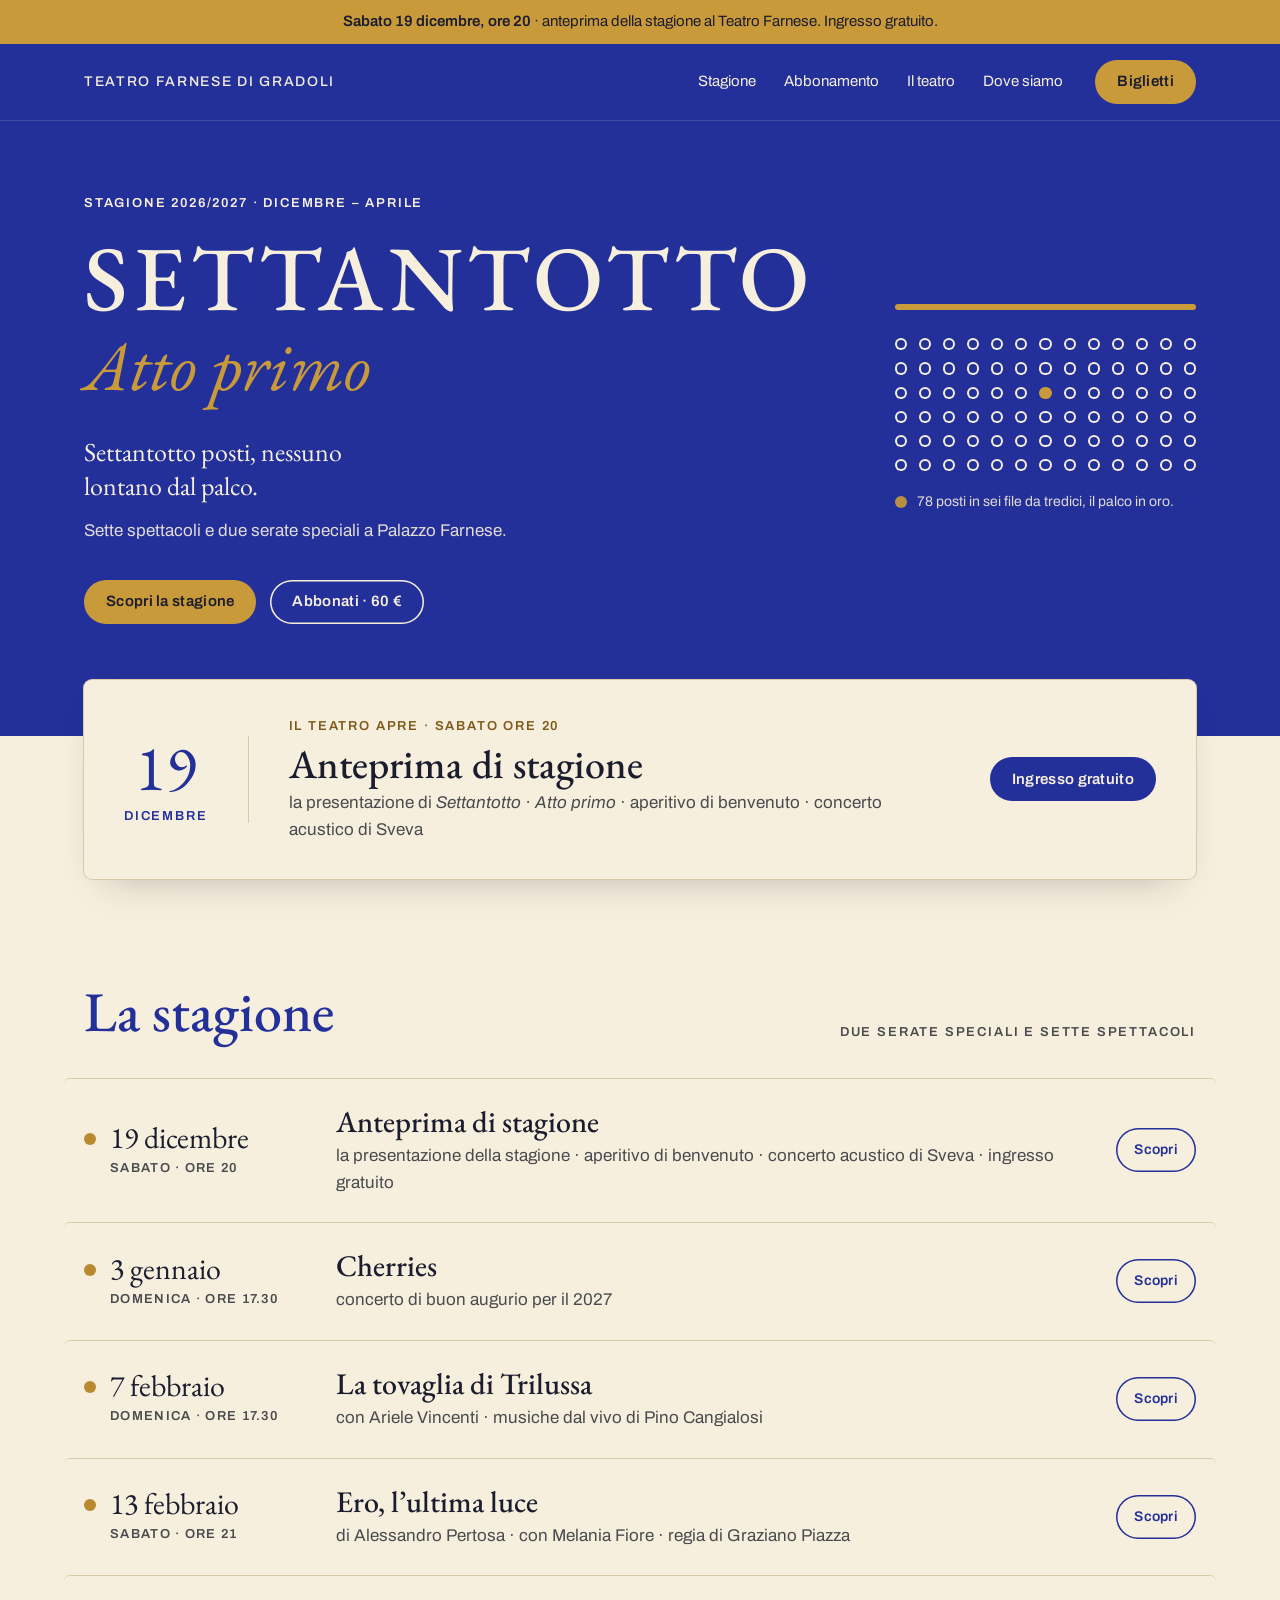
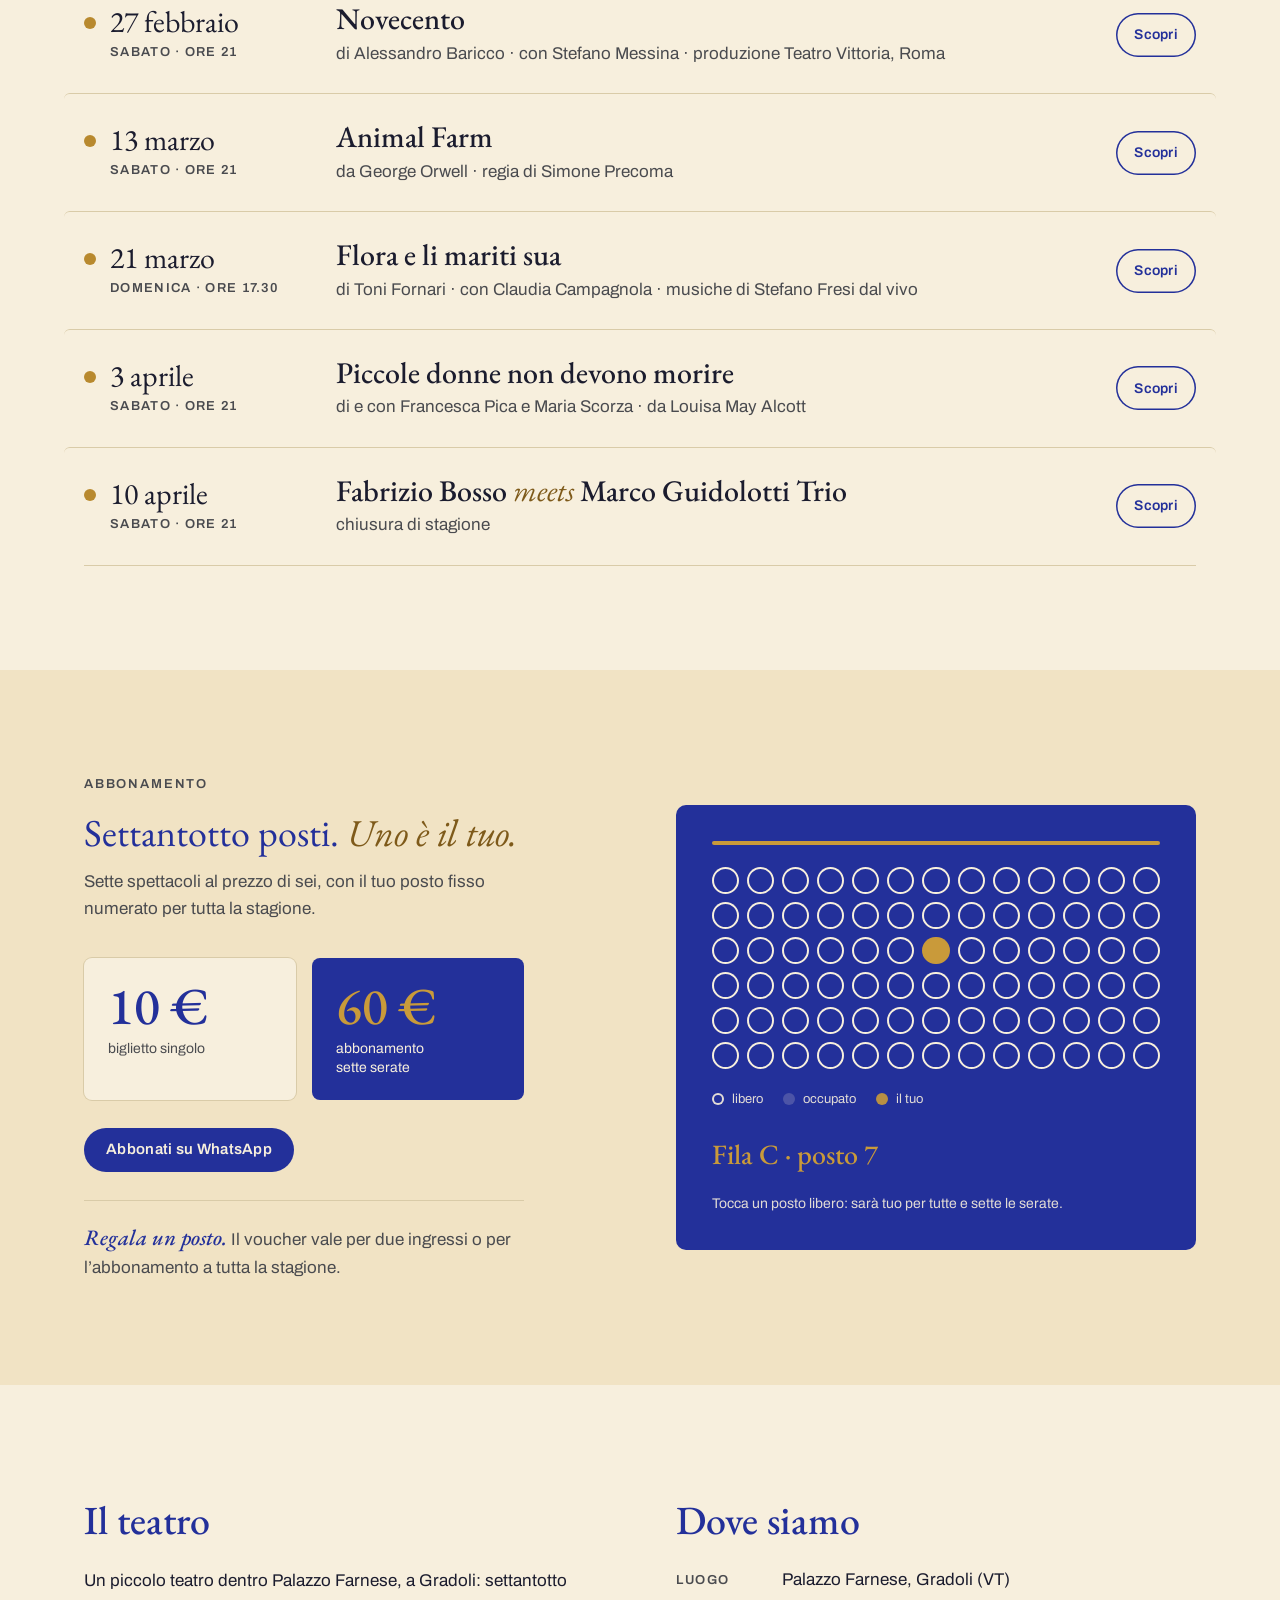
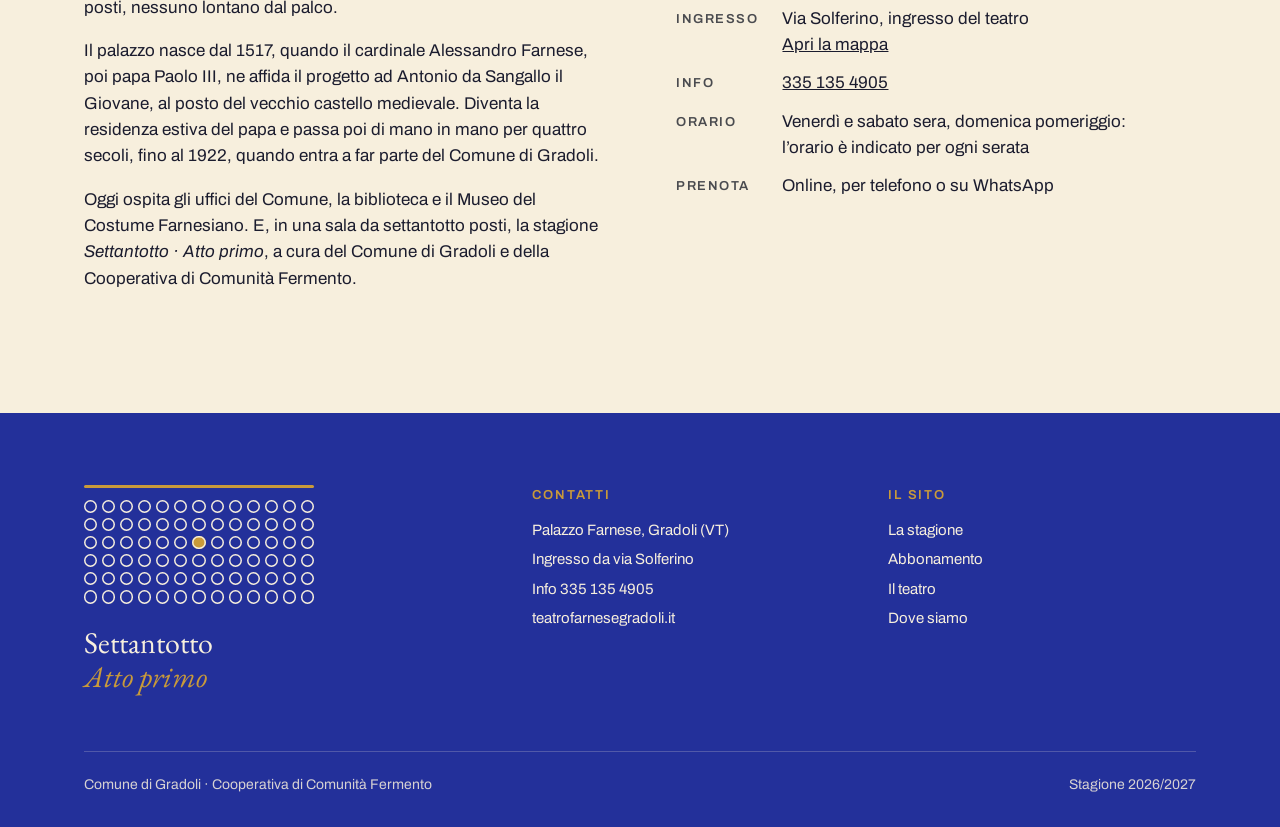
<file: index.html>
<!doctype html>
<html lang="it">
<head>
<meta charset="utf-8">
<meta name="viewport" content="width=device-width, initial-scale=1">
<title>Teatro Farnese di Gradoli · Settantotto, stagione 2026/2027</title>
<meta name="description" content="Settantotto posti, nessuno lontano dal palco. La stagione 2026/2027 del Teatro Farnese di Gradoli, a Palazzo Farnese.">
<link rel="preconnect" href="https://fonts.googleapis.com">
<link rel="preconnect" href="https://fonts.gstatic.com" crossorigin>
<link href="https://fonts.googleapis.com/css2?family=EB+Garamond:ital,wght@0,400;0,500;1,400;1,500&family=Archivo:wght@400;500;600&display=swap" rel="stylesheet">
<meta name="robots" content="noindex">
<link rel="stylesheet" href="stile.css?v=3">
</head>
<body>

<div class="avviso">
  <div class="contenitore">
    <p style="margin:0"><strong>Sabato 19 dicembre, ore 20</strong> · anteprima della stagione al Teatro Farnese. Ingresso gratuito.</p>
  </div>
</div>

<header class="testata">
  <div class="contenitore">
    <a class="marchio" href="#">Teatro Farnese di Gradoli</a>
    <nav class="menu" aria-label="Menu principale">
      <a href="#stagione">Stagione</a>
      <a href="#abbonamento">Abbonamento</a>
      <a href="#teatro">Il teatro</a>
      <a href="#dove">Dove siamo</a>
    </nav>
    <a class="bottone bottone-oro" href="#stagione">Biglietti</a>
  </div>
</header>

<main>
  <!-- Apertura -->
  <section class="apertura">
    <div class="contenitore">
      <div>
        <p class="etichetta">Stagione 2026/2027 · dicembre – aprile</p>
        <h1>SETTANTOTTO</h1>
        <p class="sottotitolo">Atto primo</p>
        <p class="motto">Settantotto posti, nessuno lontano dal palco.</p>
        <p class="quando">Sette spettacoli e due serate speciali a Palazzo Farnese.</p>
        <div class="azioni">
          <a class="bottone bottone-oro" href="#stagione">Scopri la stagione</a>
          <a class="bottone bottone-vuoto" href="#abbonamento">Abbonati · 60 €</a>
        </div>
      </div>

      <figure class="sala" aria-label="La sala in astratto: 78 posti in sei file da tredici, il palco in oro">
        <div class="palco" aria-hidden="true"></div>
        <ul class="posti" data-sala="apertura" aria-hidden="true"></ul>
        <figcaption>78 posti in sei file da tredici, il palco in oro.</figcaption>
      </figure>
    </div>
  </section>

  <!-- Prossimo spettacolo -->
  <div class="prossimo">
    <div class="contenitore">
      <article class="scheda">
        <div class="data">19<span>dicembre</span></div>
        <div>
          <p class="etichetta">Il teatro apre · sabato ore 20</p>
          <h2><a href="anteprima.html" style="text-decoration:none">Anteprima di stagione</a></h2>
          <p>la presentazione di <em>Settantotto · Atto primo</em> · aperitivo di benvenuto · concerto acustico di Sveva</p>
        </div>
        <a class="bottone bottone-blu" href="anteprima.html">Ingresso gratuito</a>
      </article>
    </div>
  </div>

  <!-- Stagione -->
  <section class="blocco" id="stagione">
    <div class="contenitore">
      <div class="titolo-sezione">
        <h2>La stagione</h2>
        <p class="etichetta">Due serate speciali e sette spettacoli</p>
      </div>
      <ol class="stagione">
        <li>
          <div class="giorno"><div><strong>19 dicembre</strong><small>Sabato · ore 20</small></div></div>
          <div><h3><a href="anteprima.html">Anteprima di stagione</a></h3><p>la presentazione della stagione · aperitivo di benvenuto · concerto acustico di Sveva · ingresso gratuito</p></div>
          <a class="bottone bottone-filo" href="anteprima.html">Scopri</a>
        </li>
        <li>
          <div class="giorno"><div><strong>3 gennaio</strong><small>Domenica · ore 17.30</small></div></div>
          <div><h3><a href="cherries.html">Cherries</a></h3><p>concerto di buon augurio per il 2027</p></div>
          <a class="bottone bottone-filo" href="cherries.html">Scopri</a>
        </li>
        <li>
          <div class="giorno"><div><strong>7 febbraio</strong><small>Domenica · ore 17.30</small></div></div>
          <div><h3><a href="la-tovaglia-di-trilussa.html">La tovaglia di Trilussa</a></h3><p>con Ariele Vincenti · musiche dal vivo di Pino Cangialosi</p></div>
          <a class="bottone bottone-filo" href="la-tovaglia-di-trilussa.html">Scopri</a>
        </li>
        <li>
          <div class="giorno"><div><strong>13 febbraio</strong><small>Sabato · ore 21</small></div></div>
          <div><h3><a href="ero-l-ultima-luce.html">Ero, l’ultima luce</a></h3><p>di Alessandro Pertosa · con Melania Fiore · regia di Graziano Piazza</p></div>
          <a class="bottone bottone-filo" href="ero-l-ultima-luce.html">Scopri</a>
        </li>
        <li>
          <div class="giorno"><div><strong>27 febbraio</strong><small>Sabato · ore 21</small></div></div>
          <div><h3><a href="novecento.html">Novecento</a></h3><p>di Alessandro Baricco · con Stefano Messina · produzione Teatro Vittoria, Roma</p></div>
          <a class="bottone bottone-filo" href="novecento.html">Scopri</a>
        </li>
        <li>
          <div class="giorno"><div><strong>13 marzo</strong><small>Sabato · ore 21</small></div></div>
          <div><h3><a href="animal-farm.html">Animal Farm</a></h3><p>da George Orwell · regia di Simone Precoma</p></div>
          <a class="bottone bottone-filo" href="animal-farm.html">Scopri</a>
        </li>
        <li>
          <div class="giorno"><div><strong>21 marzo</strong><small>Domenica · ore 17.30</small></div></div>
          <div><h3><a href="flora-e-li-mariti-sua.html">Flora e li mariti sua</a></h3><p>di Toni Fornari · con Claudia Campagnola · musiche di Stefano Fresi dal vivo</p></div>
          <a class="bottone bottone-filo" href="flora-e-li-mariti-sua.html">Scopri</a>
        </li>
        <li>
          <div class="giorno"><div><strong>3 aprile</strong><small>Sabato · ore 21</small></div></div>
          <div><h3><a href="piccole-donne-non-devono-morire.html">Piccole donne non devono morire</a></h3><p>di e con Francesca Pica e Maria Scorza · da Louisa May Alcott</p></div>
          <a class="bottone bottone-filo" href="piccole-donne-non-devono-morire.html">Scopri</a>
        </li>
        <li>
          <div class="giorno"><div><strong>10 aprile</strong><small>Sabato · ore 21</small></div></div>
          <div><h3><a href="bosso-guidolotti.html">Fabrizio Bosso <em>meets</em> Marco Guidolotti Trio</a></h3><p>chiusura di stagione</p></div>
          <a class="bottone bottone-filo" href="bosso-guidolotti.html">Scopri</a>
        </li>
      </ol>
    </div>
  </section>

  <!-- Abbonamento -->
  <section class="blocco abbonamento" id="abbonamento">
    <div class="contenitore">
      <div>
        <p class="etichetta">Abbonamento</p>
        <blockquote>Settantotto posti. <em>Uno è il tuo.</em></blockquote>
        <p style="margin: 14px 0 0; color: var(--peperino); max-width: 440px">Sette spettacoli al prezzo di sei, con il tuo posto fisso numerato per tutta la stagione.</p>
        <div class="prezzi">
          <div class="prezzo"><strong>10 €</strong><span>biglietto singolo</span></div>
          <div class="prezzo evidenza"><strong>60 €</strong><span>abbonamento<br>sette serate</span></div>
        </div>
        <a class="bottone bottone-blu" id="abbonati" href="#" target="_blank" rel="noopener">Abbonati su WhatsApp</a>
        <p class="regalo"><strong>Regala un posto.</strong> Il voucher vale per due ingressi o per l’abbonamento a tutta la stagione.</p>
      </div>

      <div class="tuo-posto">
        <div class="palco" aria-hidden="true"></div>
        <div class="posti" data-sala="scegli" role="group" aria-label="Scegli il posto dell’abbonamento"></div>
        <ul class="legenda" aria-hidden="true">
          <li><span class="posto"></span>libero</li>
          <li><span class="posto occupato"></span>occupato</li>
          <li><span class="posto scelto"></span>il tuo</li>
        </ul>
        <p class="didascalia" aria-live="polite">
          <strong id="posto-scelto">Fila C · posto 7</strong>
          <span id="posto-spiegazione">Tocca un posto libero: sarà tuo per tutte e sette le serate.</span>
        </p>
      </div>
    </div>
  </section>

  <!-- Il teatro e Dove siamo -->
  <section class="blocco">
    <div class="contenitore due-colonne">
      <div id="teatro">
        <h2>Il teatro</h2>
        <p>Un piccolo teatro dentro Palazzo Farnese, a Gradoli: settantotto posti, nessuno lontano dal palco.</p>
        <p>Il palazzo nasce dal 1517, quando il cardinale Alessandro Farnese, poi papa Paolo III, ne affida il progetto ad Antonio da Sangallo il Giovane, al posto del vecchio castello medievale. Diventa la residenza estiva del papa e passa poi di mano in mano per quattro secoli, fino al 1922, quando entra a far parte del Comune di Gradoli.</p>
        <p>Oggi ospita gli uffici del Comune, la biblioteca e il Museo del Costume Farnesiano. E, in una sala da settantotto posti, la stagione <em>Settantotto · Atto primo</em>, a cura del Comune di Gradoli e della Cooperativa di Comunità Fermento.</p>
      </div>
      <div id="dove">
        <h2>Dove siamo</h2>
        <dl class="info">
          <dt>Luogo</dt><dd>Palazzo Farnese, Gradoli (VT)</dd>
          <dt>Ingresso</dt><dd>Via Solferino, ingresso del teatro<br><a href="https://www.google.com/maps/search/?api=1&amp;query=Via+Solferino+Gradoli+VT" target="_blank" rel="noopener">Apri la mappa</a></dd>
          <dt>Info</dt><dd><a href="tel:+393351354905">335 135 4905</a></dd>
          <dt>Orario</dt><dd>Venerdì e sabato sera, domenica pomeriggio:<br>l’orario è indicato per ogni serata</dd>
          <dt>Prenota</dt><dd>Online, per telefono o su WhatsApp</dd>
        </dl>
      </div>
    </div>
  </section>
</main>

<footer class="piede">
  <div class="contenitore">
    <div class="colonne">
      <div>
        <div class="mini" aria-hidden="true">
          <div class="palco"></div>
          <ul class="posti" data-sala="piede"></ul>
        </div>
        <p class="firma">Settantotto<br><em>Atto primo</em></p>
      </div>
      <div>
        <h3>Contatti</h3>
        <ul>
          <li>Palazzo Farnese, Gradoli (VT)</li>
          <li>Ingresso da via Solferino</li>
          <li><a href="tel:+393351354905">Info 335 135 4905</a></li>
          <li>teatrofarnesegradoli.it</li>
        </ul>
      </div>
      <div>
        <h3>Il sito</h3>
        <ul>
          <li><a href="#stagione">La stagione</a></li>
          <li><a href="#abbonamento">Abbonamento</a></li>
          <li><a href="#teatro">Il teatro</a></li>
          <li><a href="#dove">Dove siamo</a></li>
        </ul>
      </div>
    </div>
    <div class="crediti">
      <p>Comune di Gradoli · Cooperativa di Comunità Fermento</p>
      <p>Stagione 2026/2027</p>
    </div>
  </div>
</footer>

<script src="posti.js"></script>
<script src="sala.js?v=3"></script>
</body>
</html>
</file>
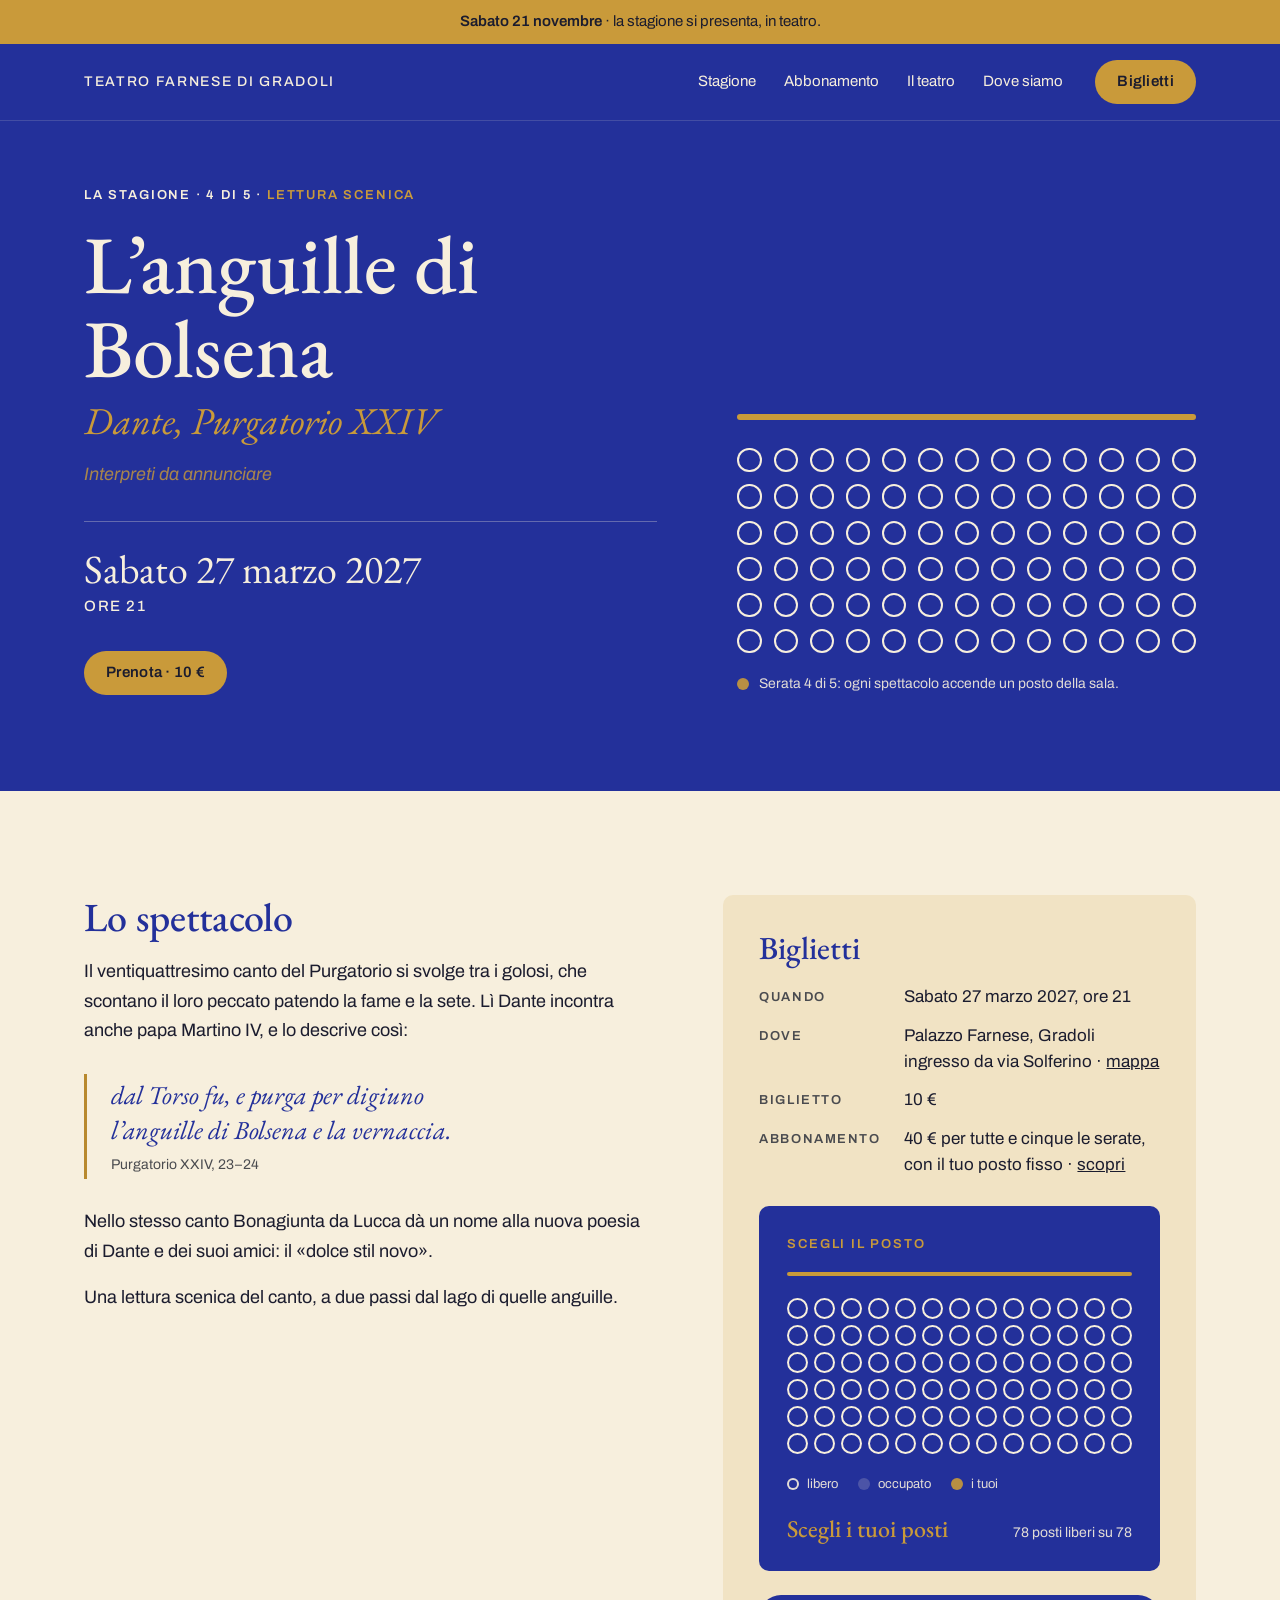
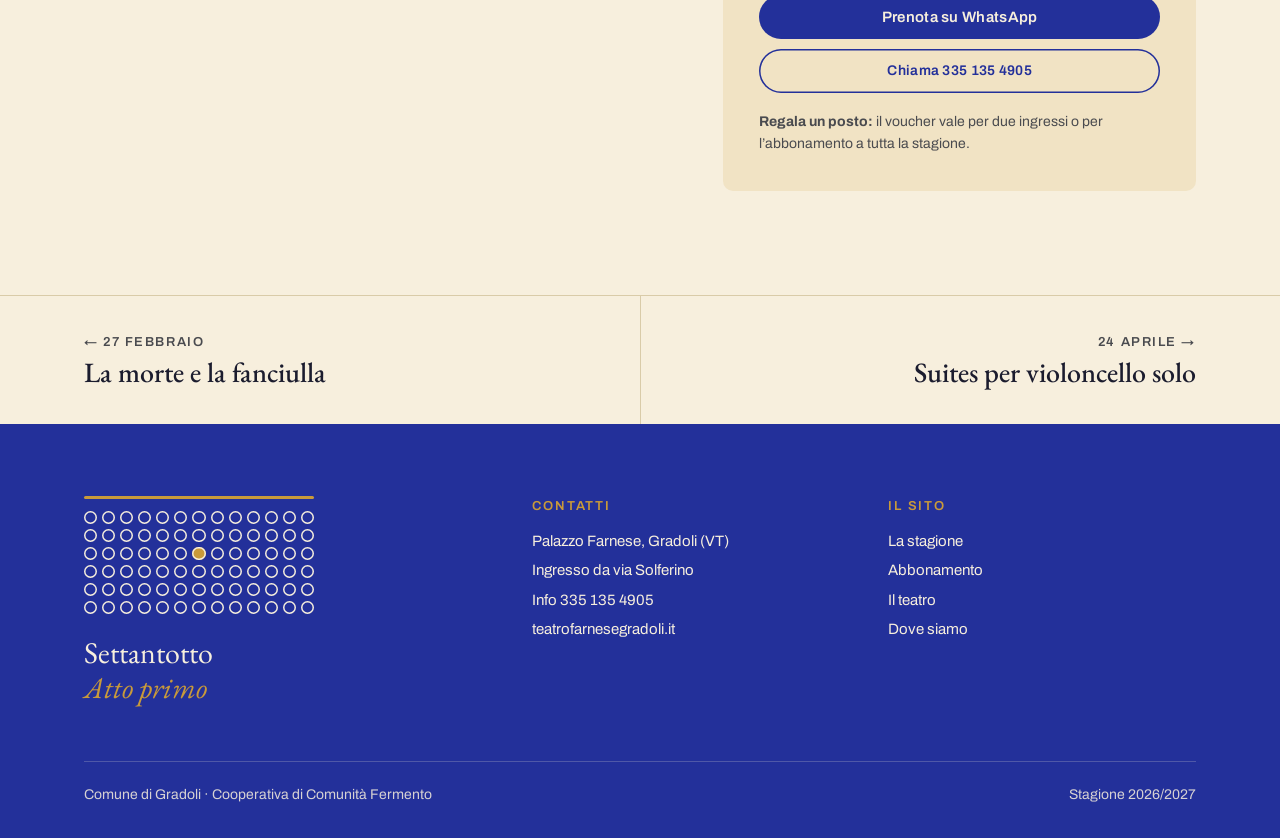
<file: anguille-di-bolsena.html>
<!doctype html>
<html lang="it">
<head>
<meta charset="utf-8">
<meta name="viewport" content="width=device-width, initial-scale=1">
<title>L’anguille di Bolsena · 27 marzo · Teatro Farnese di Gradoli</title>
<meta name="description" content="L’anguille di Bolsena: lettura scenica del canto XXIV del Purgatorio di Dante. Sabato 27 marzo 2027 alle 21 al Teatro Farnese di Gradoli.">
<meta name="robots" content="noindex">
<link rel="preconnect" href="https://fonts.googleapis.com">
<link rel="preconnect" href="https://fonts.gstatic.com" crossorigin>
<link href="https://fonts.googleapis.com/css2?family=EB+Garamond:ital,wght@0,400;0,500;1,400;1,500&family=Archivo:wght@400;500;600&display=swap" rel="stylesheet">
<link rel="stylesheet" href="stile.css?v=2">
</head>
<body>

<div class="avviso">
  <div class="contenitore">
    <p style="margin:0"><strong>Sabato 21 novembre</strong> · la stagione si presenta, in teatro.</p>
  </div>
</div>

<header class="testata">
  <div class="contenitore">
    <a class="marchio" href="index.html">Teatro Farnese di Gradoli</a>
    <nav class="menu" aria-label="Menu principale">
      <a href="index.html#stagione">Stagione</a>
      <a href="index.html#abbonamento">Abbonamento</a>
      <a href="index.html#teatro">Il teatro</a>
      <a href="index.html#dove">Dove siamo</a>
    </nav>
    <a class="bottone bottone-oro" href="#prenota">Biglietti</a>
  </div>
</header>

<main>
  <!-- Apertura dello spettacolo -->
  <section class="apertura apertura-spettacolo">
    <div class="contenitore">
      <div>
        <p class="etichetta"><a href="index.html#stagione">La stagione</a> · 4 di 5 · <span class="genere">Lettura scenica</span></p>
        <h1>L’anguille di Bolsena</h1>
        <p class="sottotitolo">Dante, Purgatorio XXIV</p>
        <p class="interpreti"><span class="da-annunciare">Interpreti da annunciare</span></p>
        <p class="quando-grande">Sabato 27 marzo 2027<small>ore 21</small></p>
        <div class="azioni">
          <a class="bottone bottone-oro" href="#prenota">Prenota · 10 €</a>
        </div>
      </div>

      <figure class="sala" aria-label="La sala: il posto acceso è la serata 4 di 5">
        <div class="palco" aria-hidden="true"></div>
        <ul class="posti" data-sala="spettacolo" data-numero="4" aria-hidden="true"></ul>
        <figcaption>Serata 4 di 5: ogni spettacolo accende un posto della sala.</figcaption>
      </figure>
    </div>
  </section>

  <!-- Lo spettacolo + biglietti -->
  <section class="blocco">
    <div class="contenitore scheda-spettacolo">
      <div class="testo">
        <h2>Lo spettacolo</h2>
        <p>Il ventiquattresimo canto del Purgatorio si svolge tra i golosi, che scontano il loro peccato patendo la fame e la sete. Lì Dante incontra anche papa Martino IV, e lo descrive così:</p>
        <blockquote>dal Torso fu, e purga per digiuno<br>l’anguille di Bolsena e la vernaccia.<cite>Purgatorio XXIV, 23–24</cite></blockquote>
        <p>Nello stesso canto Bonagiunta da Lucca dà un nome alla nuova poesia di Dante e dei suoi amici: il «dolce stil novo».</p>
        <p>Una lettura scenica del canto, a due passi dal lago di quelle anguille.</p>
      </div>

      <aside class="biglietto" id="prenota">
        <h2>Biglietti</h2>
        <dl class="info">
          <dt>Quando</dt><dd>Sabato 27 marzo 2027, ore 21</dd>
          <dt>Dove</dt><dd>Palazzo Farnese, Gradoli<br>ingresso da via Solferino · <a href="https://www.google.com/maps/search/?api=1&amp;query=Via+Solferino+Gradoli+VT" target="_blank" rel="noopener">mappa</a></dd>
          <dt>Biglietto</dt><dd>10 €</dd>
          <dt>Abbonamento</dt><dd>40 € per tutte e cinque le serate, con il tuo posto fisso · <a href="index.html#abbonamento">scopri</a></dd>
        </dl>
        <div class="tuo-posto scegli-biglietto">
          <p class="etichetta">Scegli il posto</p>
          <div class="palco" aria-hidden="true"></div>
          <div class="posti" data-sala="biglietto" data-spettacolo="anguille-di-bolsena" role="group" aria-label="Scegli i posti per L’anguille di Bolsena"></div>
          <ul class="legenda" aria-hidden="true">
            <li><span class="posto"></span>libero</li>
            <li><span class="posto occupato"></span>occupato</li>
            <li><span class="posto scelto"></span>i tuoi</li>
          </ul>
          <p class="didascalia" aria-live="polite">
            <strong id="posti-scelti">Scegli i tuoi posti</strong>
            <span id="posti-conto">Tocca uno o più posti liberi.</span>
          </p>
        </div>
        <div class="azioni">
          <a class="bottone bottone-blu" id="prenota-whatsapp" data-testo="Buongiorno, vorrei prenotare per L’anguille di Bolsena, sabato 27 marzo 2027 alle 21." href="https://wa.me/393351354905?text=Buongiorno%2C%20vorrei%20prenotare%20per%20L%E2%80%99anguille%20di%20Bolsena%2C%20sabato%2027%20marzo%202027%20alle%2021.%20Numero%20di%20posti%3A%20" target="_blank" rel="noopener">Prenota su WhatsApp</a>
          <a class="bottone bottone-filo" href="tel:+393351354905">Chiama 335 135 4905</a>
        </div>
        <p class="nota"><strong>Regala un posto:</strong> il voucher vale per due ingressi o per l’abbonamento a tutta la stagione.</p>
      </aside>
    </div>
  </section>

  <!-- Spettacolo precedente e successivo -->
  <nav class="altri" aria-label="Altri spettacoli della stagione">
    <div class="contenitore">
      <a href="la-morte-e-la-fanciulla.html"><small>← 27 febbraio</small><strong>La morte e la fanciulla</strong></a>
      <a href="suites-bach.html"><small>24 aprile →</small><strong>Suites per violoncello solo</strong></a>
    </div>
  </nav>
</main>

<footer class="piede">
  <div class="contenitore">
    <div class="colonne">
      <div>
        <div class="mini" aria-hidden="true">
          <div class="palco"></div>
          <ul class="posti" data-sala="piede"></ul>
        </div>
        <p class="firma">Settantotto<br><em>Atto primo</em></p>
      </div>
      <div>
        <h3>Contatti</h3>
        <ul>
          <li>Palazzo Farnese, Gradoli (VT)</li>
          <li>Ingresso da via Solferino</li>
          <li><a href="tel:+393351354905">Info 335 135 4905</a></li>
          <li>teatrofarnesegradoli.it</li>
        </ul>
      </div>
      <div>
        <h3>Il sito</h3>
        <ul>
          <li><a href="index.html#stagione">La stagione</a></li>
          <li><a href="index.html#abbonamento">Abbonamento</a></li>
          <li><a href="index.html#teatro">Il teatro</a></li>
          <li><a href="index.html#dove">Dove siamo</a></li>
        </ul>
      </div>
    </div>
    <div class="crediti">
      <p>Comune di Gradoli · Cooperativa di Comunità Fermento</p>
      <p>Stagione 2026/2027</p>
    </div>
  </div>
</footer>

<script src="posti.js"></script>
<script src="sala.js?v=2"></script>
</body>
</html>
</file>
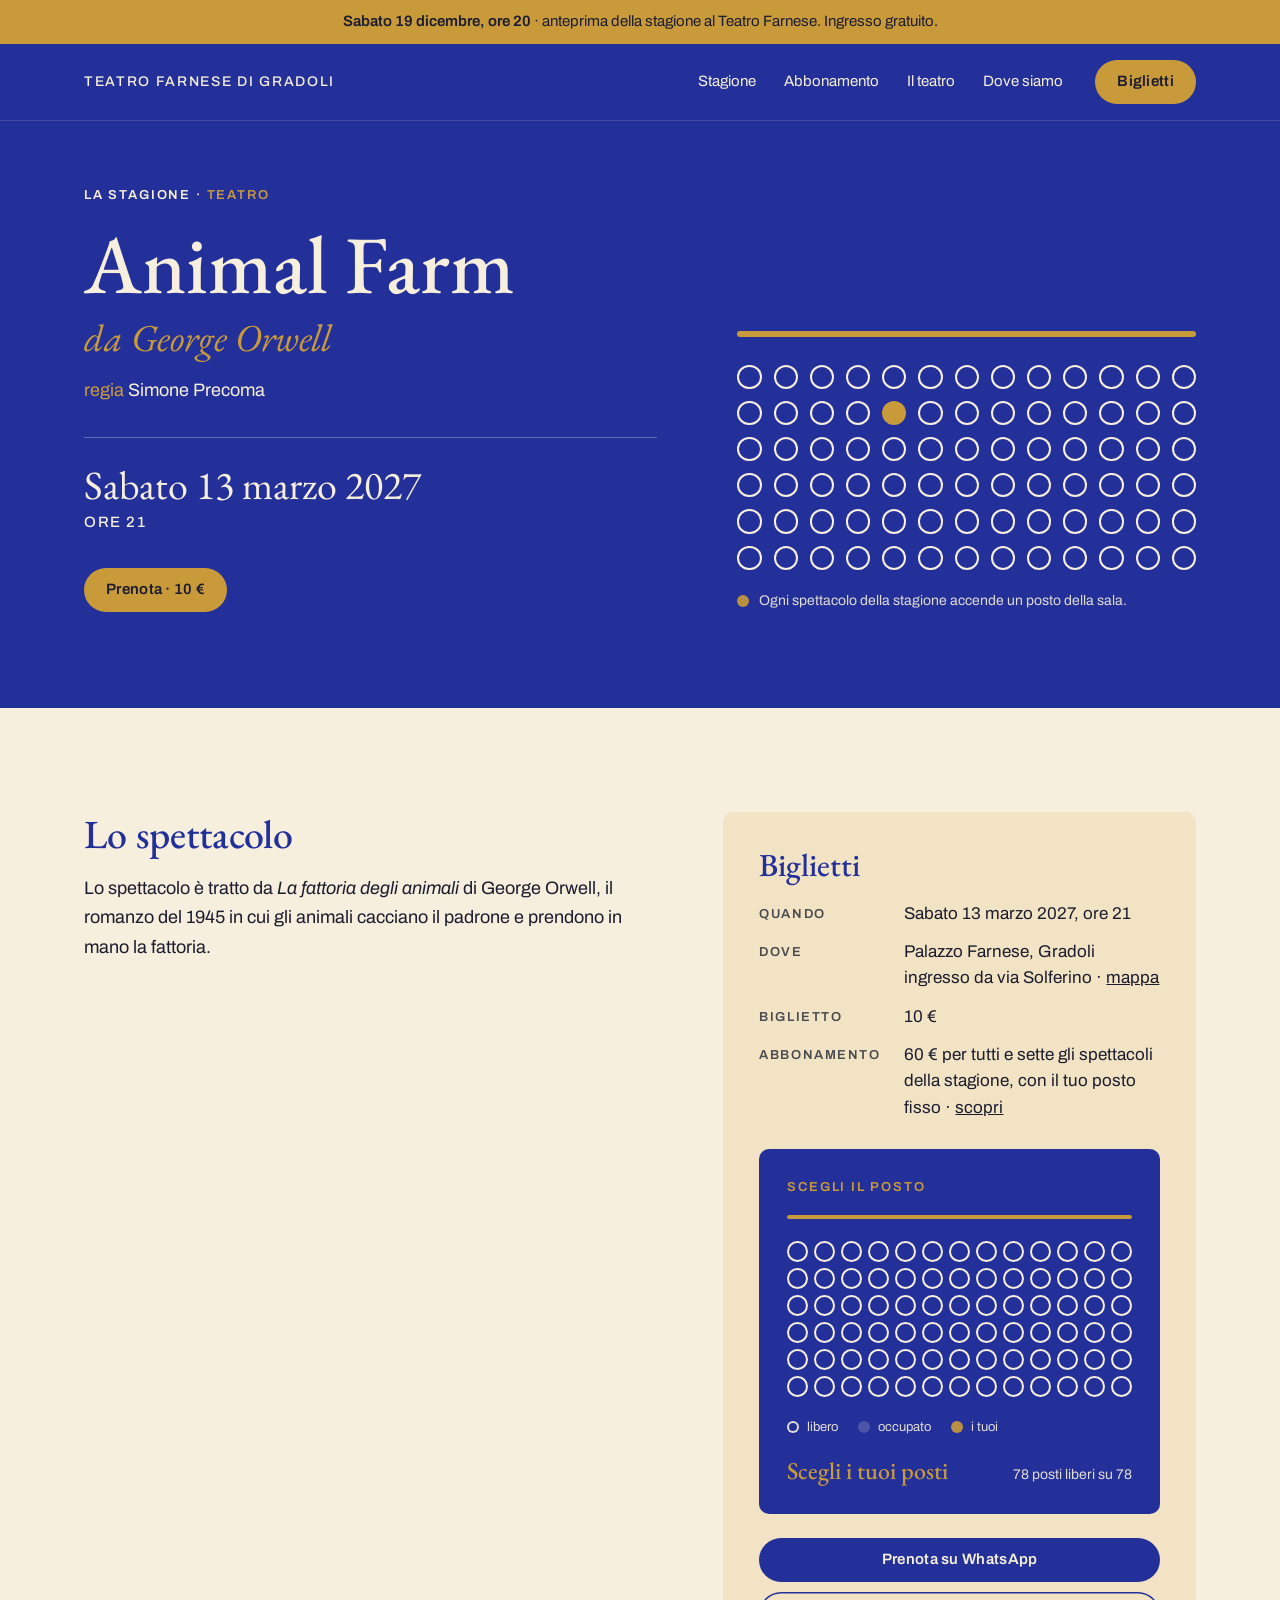
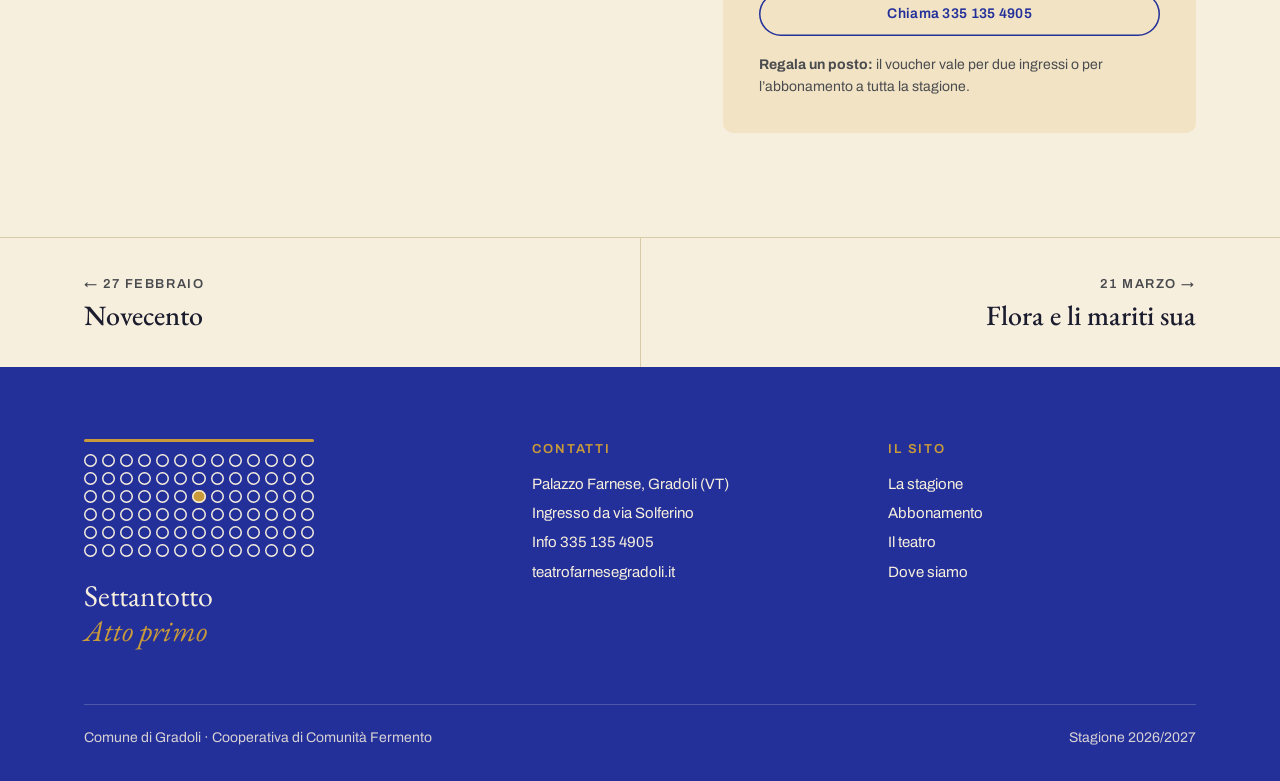
<file: animal-farm.html>
<!doctype html>
<html lang="it">
<head>
<meta charset="utf-8">
<meta name="viewport" content="width=device-width, initial-scale=1">
<title>Animal Farm · Teatro Farnese di Gradoli</title>
<meta name="description" content="Animal Farm, da George Orwell, regia di Simone Precoma. Sabato 13 marzo 2027 alle 21 al Teatro Farnese di Gradoli.">
<meta name="robots" content="noindex">
<link rel="preconnect" href="https://fonts.googleapis.com">
<link rel="preconnect" href="https://fonts.gstatic.com" crossorigin>
<link href="https://fonts.googleapis.com/css2?family=EB+Garamond:ital,wght@0,400;0,500;1,400;1,500&family=Archivo:wght@400;500;600&display=swap" rel="stylesheet">
<link rel="stylesheet" href="stile.css?v=3">
</head>
<body>

<div class="avviso">
  <div class="contenitore">
    <p style="margin:0"><strong>Sabato 19 dicembre, ore 20</strong> · anteprima della stagione al Teatro Farnese. Ingresso gratuito.</p>
  </div>
</div>

<header class="testata">
  <div class="contenitore">
    <a class="marchio" href="index.html">Teatro Farnese di Gradoli</a>
    <nav class="menu" aria-label="Menu principale">
      <a href="index.html#stagione">Stagione</a>
      <a href="index.html#abbonamento">Abbonamento</a>
      <a href="index.html#teatro">Il teatro</a>
      <a href="index.html#dove">Dove siamo</a>
    </nav>
    <a class="bottone bottone-oro" href="#prenota">Biglietti</a>
  </div>
</header>

<main>
  <!-- Apertura dello spettacolo -->
  <section class="apertura apertura-spettacolo">
    <div class="contenitore">
      <div>
        <p class="etichetta"><a href="index.html#stagione">La stagione</a> · <span class="genere">Teatro</span></p>
        <h1>Animal Farm</h1>
        <p class="sottotitolo">da George Orwell</p>
        <p class="interpreti"><span>regia</span> Simone Precoma</p>
        <p class="quando-grande">Sabato 13 marzo 2027<small>ore 21</small></p>
        <div class="azioni">
          <a class="bottone bottone-oro" href="#prenota">Prenota · 10 €</a>
        </div>
      </div>

      <figure class="sala" aria-label="La sala: 78 posti in sei file da tredici">
        <div class="palco" aria-hidden="true"></div>
        <ul class="posti" data-sala="spettacolo" data-acceso="B5" aria-hidden="true"></ul>
        <figcaption>Ogni spettacolo della stagione accende un posto della sala.</figcaption>
      </figure>
    </div>
  </section>

  <!-- Lo spettacolo + biglietti -->
  <section class="blocco">
    <div class="contenitore scheda-spettacolo">
      <div class="testo">
        <h2>Lo spettacolo</h2>
        <p>Lo spettacolo è tratto da <em>La fattoria degli animali</em> di George Orwell, il romanzo del 1945 in cui gli animali cacciano il padrone e prendono in mano la fattoria.</p>
      </div>

      <aside class="biglietto" id="prenota">
        <h2>Biglietti</h2>
        <dl class="info">
          <dt>Quando</dt><dd>Sabato 13 marzo 2027, ore 21</dd>
          <dt>Dove</dt><dd>Palazzo Farnese, Gradoli<br>ingresso da via Solferino · <a href="https://www.google.com/maps/search/?api=1&amp;query=Via+Solferino+Gradoli+VT" target="_blank" rel="noopener">mappa</a></dd>
          <dt>Biglietto</dt><dd>10 €</dd>
          <dt>Abbonamento</dt><dd>60 € per tutti e sette gli spettacoli della stagione, con il tuo posto fisso · <a href="index.html#abbonamento">scopri</a></dd>
        </dl>
        <div class="tuo-posto scegli-biglietto">
          <p class="etichetta">Scegli il posto</p>
          <div class="palco" aria-hidden="true"></div>
          <div class="posti" data-sala="biglietto" data-spettacolo="animal-farm" role="group" aria-label="Scegli i posti per Animal Farm"></div>
          <ul class="legenda" aria-hidden="true">
            <li><span class="posto"></span>libero</li>
            <li><span class="posto occupato"></span>occupato</li>
            <li><span class="posto scelto"></span>i tuoi</li>
          </ul>
          <p class="didascalia" aria-live="polite">
            <strong id="posti-scelti">Scegli i tuoi posti</strong>
            <span id="posti-conto">Tocca uno o più posti liberi.</span>
          </p>
        </div>
        <div class="azioni">
          <a class="bottone bottone-blu" id="prenota-whatsapp" data-testo="Buongiorno, vorrei prenotare per Animal Farm, sabato 13 marzo 2027 alle 21." href="https://wa.me/393351354905?text=Buongiorno%2C%20vorrei%20prenotare%20per%20Animal%20Farm%2C%20sabato%2013%20marzo%202027%20alle%2021.%20Numero%20di%20posti%3A%20" target="_blank" rel="noopener">Prenota su WhatsApp</a>
          <a class="bottone bottone-filo" href="tel:+393351354905">Chiama 335 135 4905</a>
        </div>
        <p class="nota"><strong>Regala un posto:</strong> il voucher vale per due ingressi o per l’abbonamento a tutta la stagione.</p>
      </aside>
    </div>
  </section>

  <!-- Spettacolo precedente e successivo -->
  <nav class="altri" aria-label="Altri spettacoli della stagione">
    <div class="contenitore">
      <a href="novecento.html"><small>← 27 febbraio</small><strong>Novecento</strong></a>
      <a href="flora-e-li-mariti-sua.html"><small>21 marzo →</small><strong>Flora e li mariti sua</strong></a>
    </div>
  </nav>
</main>

<footer class="piede">
  <div class="contenitore">
    <div class="colonne">
      <div>
        <div class="mini" aria-hidden="true">
          <div class="palco"></div>
          <ul class="posti" data-sala="piede"></ul>
        </div>
        <p class="firma">Settantotto<br><em>Atto primo</em></p>
      </div>
      <div>
        <h3>Contatti</h3>
        <ul>
          <li>Palazzo Farnese, Gradoli (VT)</li>
          <li>Ingresso da via Solferino</li>
          <li><a href="tel:+393351354905">Info 335 135 4905</a></li>
          <li>teatrofarnesegradoli.it</li>
        </ul>
      </div>
      <div>
        <h3>Il sito</h3>
        <ul>
          <li><a href="index.html#stagione">La stagione</a></li>
          <li><a href="index.html#abbonamento">Abbonamento</a></li>
          <li><a href="index.html#teatro">Il teatro</a></li>
          <li><a href="index.html#dove">Dove siamo</a></li>
        </ul>
      </div>
    </div>
    <div class="crediti">
      <p>Comune di Gradoli · Cooperativa di Comunità Fermento</p>
      <p>Stagione 2026/2027</p>
    </div>
  </div>
</footer>

<script src="posti.js"></script>
<script src="sala.js?v=3"></script>
</body>
</html>
</file>
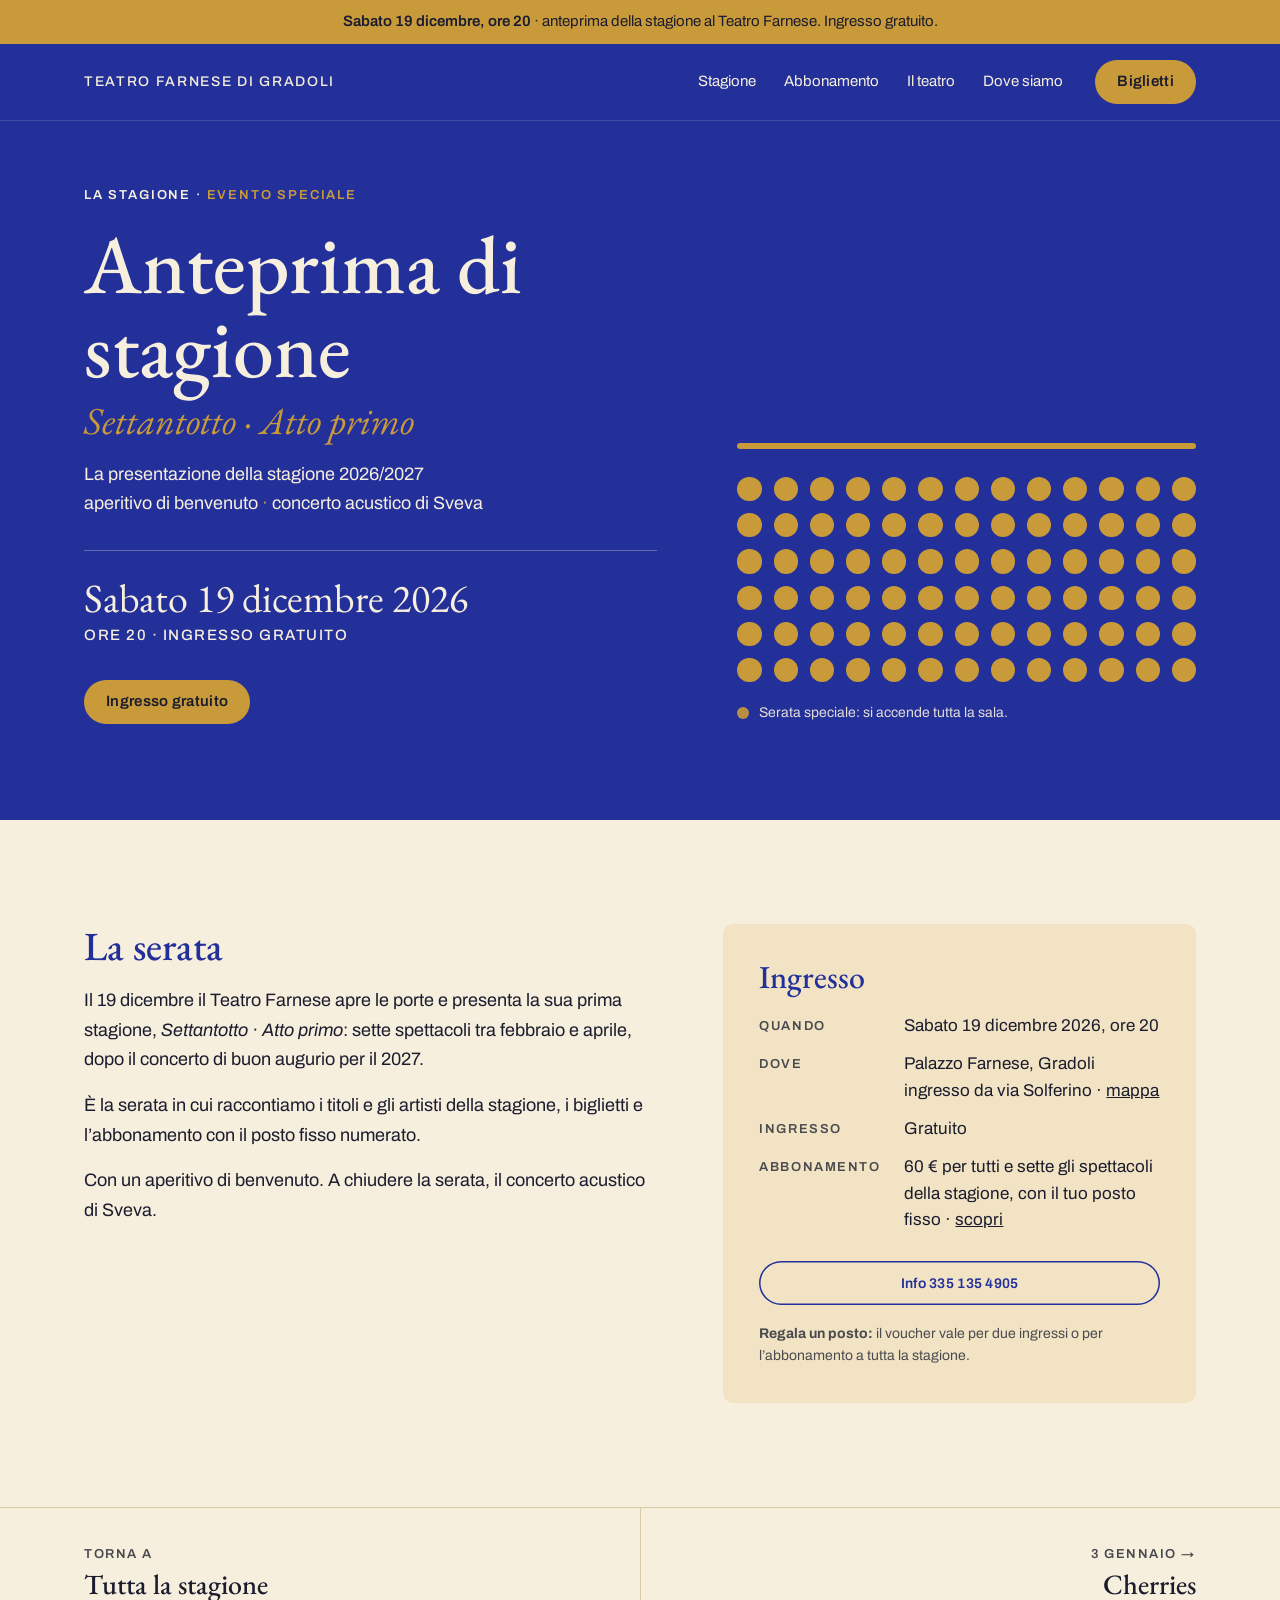
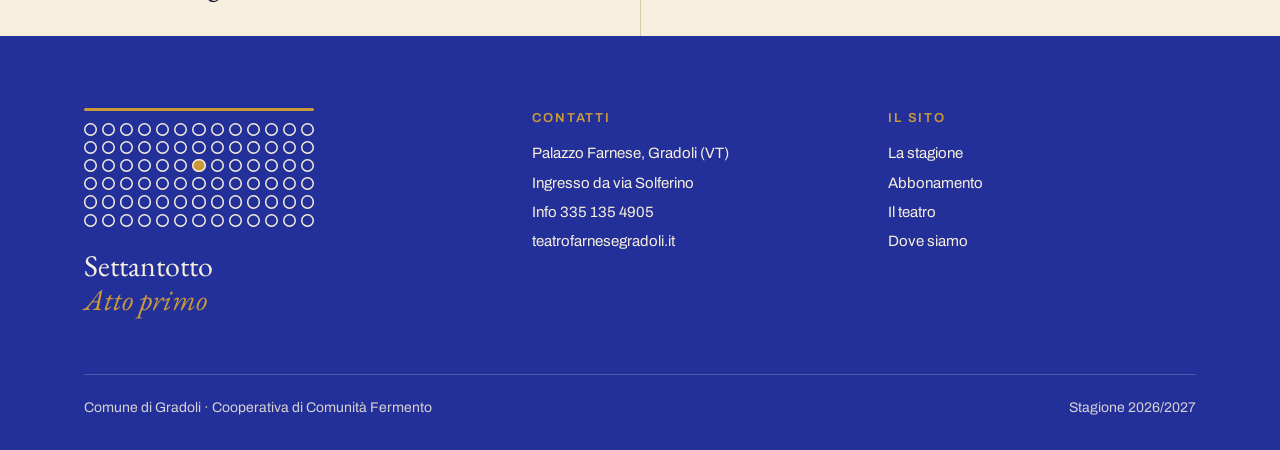
<file: anteprima.html>
<!doctype html>
<html lang="it">
<head>
<meta charset="utf-8">
<meta name="viewport" content="width=device-width, initial-scale=1">
<title>Anteprima di stagione · Teatro Farnese di Gradoli</title>
<meta name="description" content="Sabato 19 dicembre 2026 alle 20 il Teatro Farnese di Gradoli presenta Settantotto · Atto primo, la stagione 2026/2027. Aperitivo di benvenuto e concerto acustico di Sveva. Ingresso gratuito.">
<meta name="robots" content="noindex">
<link rel="preconnect" href="https://fonts.googleapis.com">
<link rel="preconnect" href="https://fonts.gstatic.com" crossorigin>
<link href="https://fonts.googleapis.com/css2?family=EB+Garamond:ital,wght@0,400;0,500;1,400;1,500&family=Archivo:wght@400;500;600&display=swap" rel="stylesheet">
<link rel="stylesheet" href="stile.css?v=3">
</head>
<body>

<div class="avviso">
  <div class="contenitore">
    <p style="margin:0"><strong>Sabato 19 dicembre, ore 20</strong> · anteprima della stagione al Teatro Farnese. Ingresso gratuito.</p>
  </div>
</div>

<header class="testata">
  <div class="contenitore">
    <a class="marchio" href="index.html">Teatro Farnese di Gradoli</a>
    <nav class="menu" aria-label="Menu principale">
      <a href="index.html#stagione">Stagione</a>
      <a href="index.html#abbonamento">Abbonamento</a>
      <a href="index.html#teatro">Il teatro</a>
      <a href="index.html#dove">Dove siamo</a>
    </nav>
    <a class="bottone bottone-oro" href="#prenota">Biglietti</a>
  </div>
</header>

<main>
  <!-- Apertura dello spettacolo -->
  <section class="apertura apertura-spettacolo">
    <div class="contenitore">
      <div>
        <p class="etichetta"><a href="index.html#stagione">La stagione</a> · <span class="genere">Evento speciale</span></p>
        <h1>Anteprima di stagione</h1>
        <p class="sottotitolo">Settantotto · Atto primo</p>
        <p class="interpreti">La presentazione della stagione 2026/2027<br>aperitivo di benvenuto <span>·</span> concerto acustico di Sveva</p>
        <p class="quando-grande">Sabato 19 dicembre 2026<small>ore 20 · ingresso gratuito</small></p>
        <div class="azioni">
          <a class="bottone bottone-oro" href="#prenota">Ingresso gratuito</a>
        </div>
      </div>

      <figure class="sala" aria-label="La sala: 78 posti in sei file da tredici">
        <div class="palco" aria-hidden="true"></div>
        <ul class="posti" data-sala="spettacolo" data-acceso="tutti" aria-hidden="true"></ul>
        <figcaption>Serata speciale: si accende tutta la sala.</figcaption>
      </figure>
    </div>
  </section>

  <!-- Lo spettacolo + biglietti -->
  <section class="blocco">
    <div class="contenitore scheda-spettacolo">
      <div class="testo">
        <h2>La serata</h2>
        <p>Il 19 dicembre il Teatro Farnese apre le porte e presenta la sua prima stagione, <em>Settantotto · Atto primo</em>: sette spettacoli tra febbraio e aprile, dopo il concerto di buon augurio per il 2027.</p>
        <p>È la serata in cui raccontiamo i titoli e gli artisti della stagione, i biglietti e l’abbonamento con il posto fisso numerato.</p>
        <p>Con un aperitivo di benvenuto. A chiudere la serata, il concerto acustico di Sveva.</p>
      </div>

      <aside class="biglietto" id="prenota">
        <h2>Ingresso</h2>
        <dl class="info">
          <dt>Quando</dt><dd>Sabato 19 dicembre 2026, ore 20</dd>
          <dt>Dove</dt><dd>Palazzo Farnese, Gradoli<br>ingresso da via Solferino · <a href="https://www.google.com/maps/search/?api=1&amp;query=Via+Solferino+Gradoli+VT" target="_blank" rel="noopener">mappa</a></dd>
          <dt>Ingresso</dt><dd>Gratuito</dd>
          <dt>Abbonamento</dt><dd>60 € per tutti e sette gli spettacoli della stagione, con il tuo posto fisso · <a href="index.html#abbonamento">scopri</a></dd>
        </dl>
        <div class="azioni">
          <a class="bottone bottone-filo" href="tel:+393351354905">Info 335 135 4905</a>
        </div>
        <p class="nota"><strong>Regala un posto:</strong> il voucher vale per due ingressi o per l’abbonamento a tutta la stagione.</p>
      </aside>
    </div>
  </section>

  <!-- Spettacolo precedente e successivo -->
  <nav class="altri" aria-label="Altri spettacoli della stagione">
    <div class="contenitore">
      <a href="index.html#stagione"><small>Torna a</small><strong>Tutta la stagione</strong></a>
      <a href="cherries.html"><small>3 gennaio →</small><strong>Cherries</strong></a>
    </div>
  </nav>
</main>

<footer class="piede">
  <div class="contenitore">
    <div class="colonne">
      <div>
        <div class="mini" aria-hidden="true">
          <div class="palco"></div>
          <ul class="posti" data-sala="piede"></ul>
        </div>
        <p class="firma">Settantotto<br><em>Atto primo</em></p>
      </div>
      <div>
        <h3>Contatti</h3>
        <ul>
          <li>Palazzo Farnese, Gradoli (VT)</li>
          <li>Ingresso da via Solferino</li>
          <li><a href="tel:+393351354905">Info 335 135 4905</a></li>
          <li>teatrofarnesegradoli.it</li>
        </ul>
      </div>
      <div>
        <h3>Il sito</h3>
        <ul>
          <li><a href="index.html#stagione">La stagione</a></li>
          <li><a href="index.html#abbonamento">Abbonamento</a></li>
          <li><a href="index.html#teatro">Il teatro</a></li>
          <li><a href="index.html#dove">Dove siamo</a></li>
        </ul>
      </div>
    </div>
    <div class="crediti">
      <p>Comune di Gradoli · Cooperativa di Comunità Fermento</p>
      <p>Stagione 2026/2027</p>
    </div>
  </div>
</footer>

<script src="posti.js"></script>
<script src="sala.js?v=3"></script>
</body>
</html>
</file>
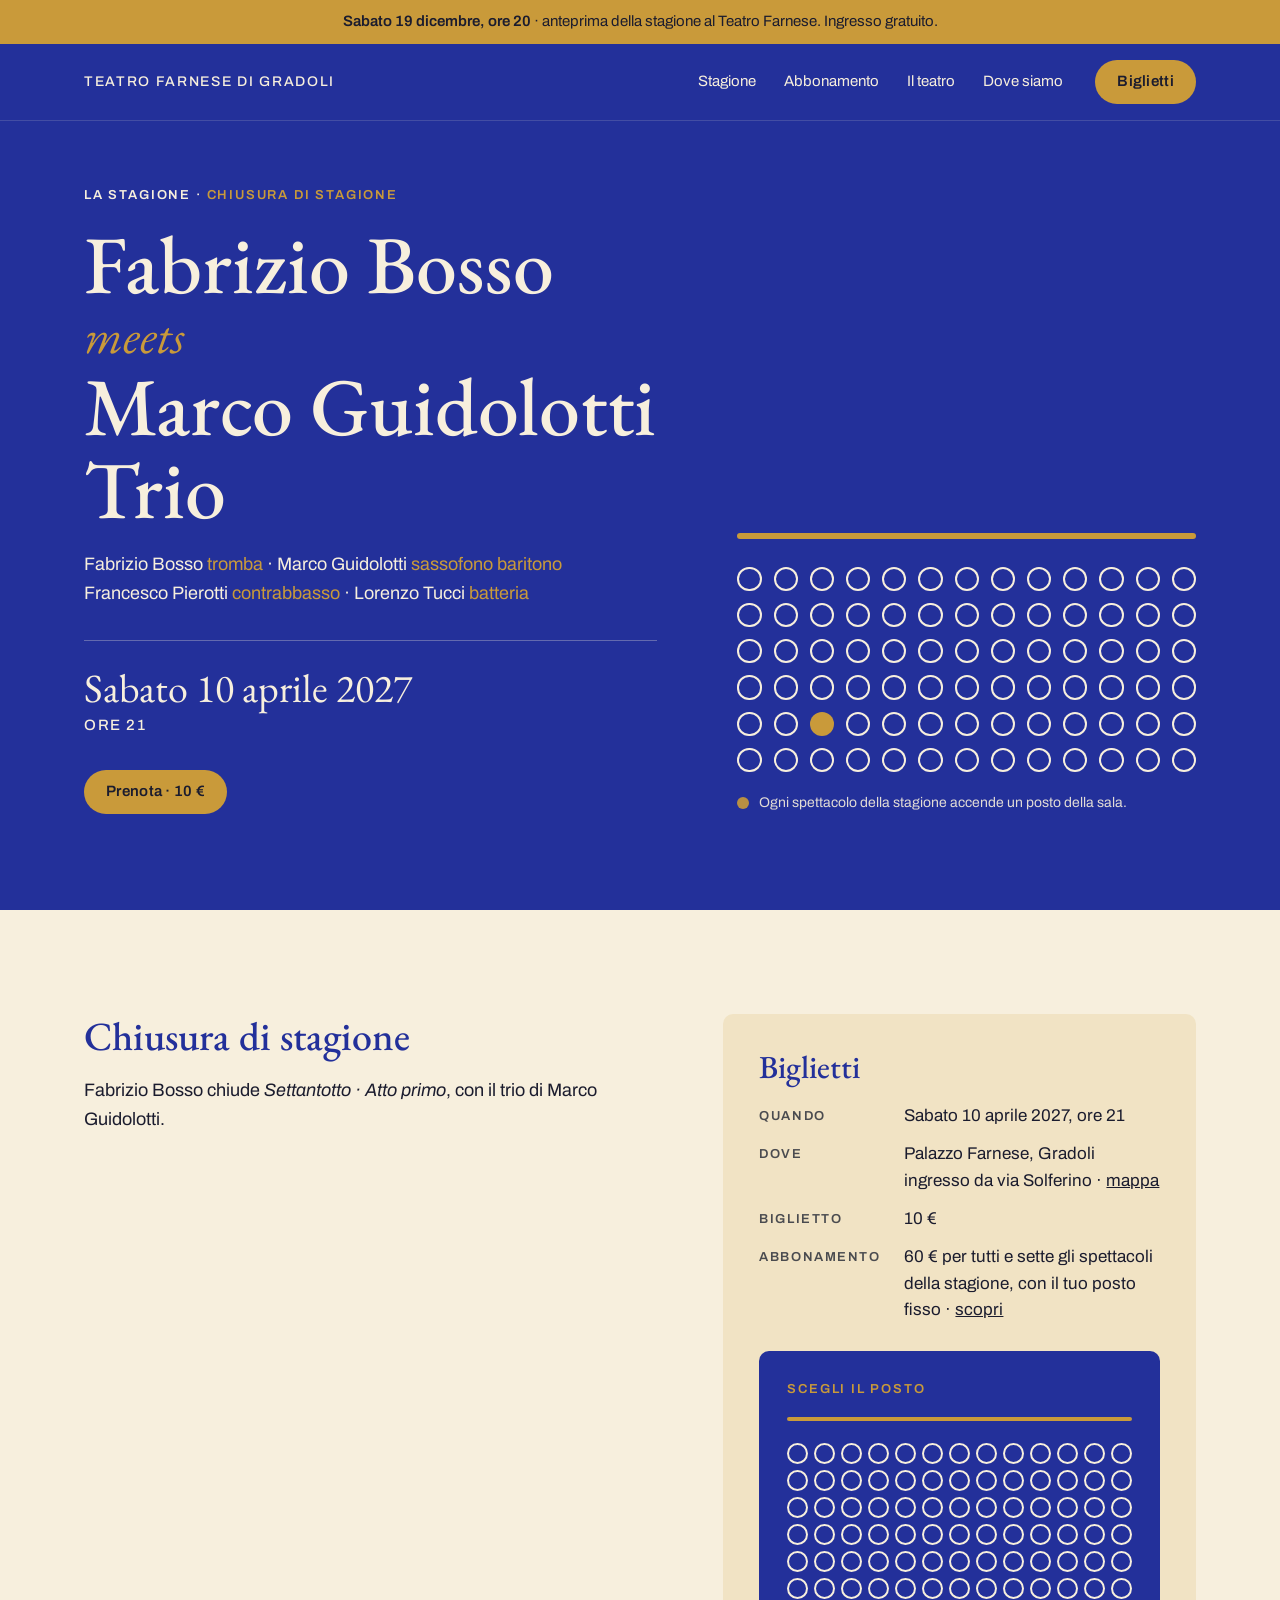
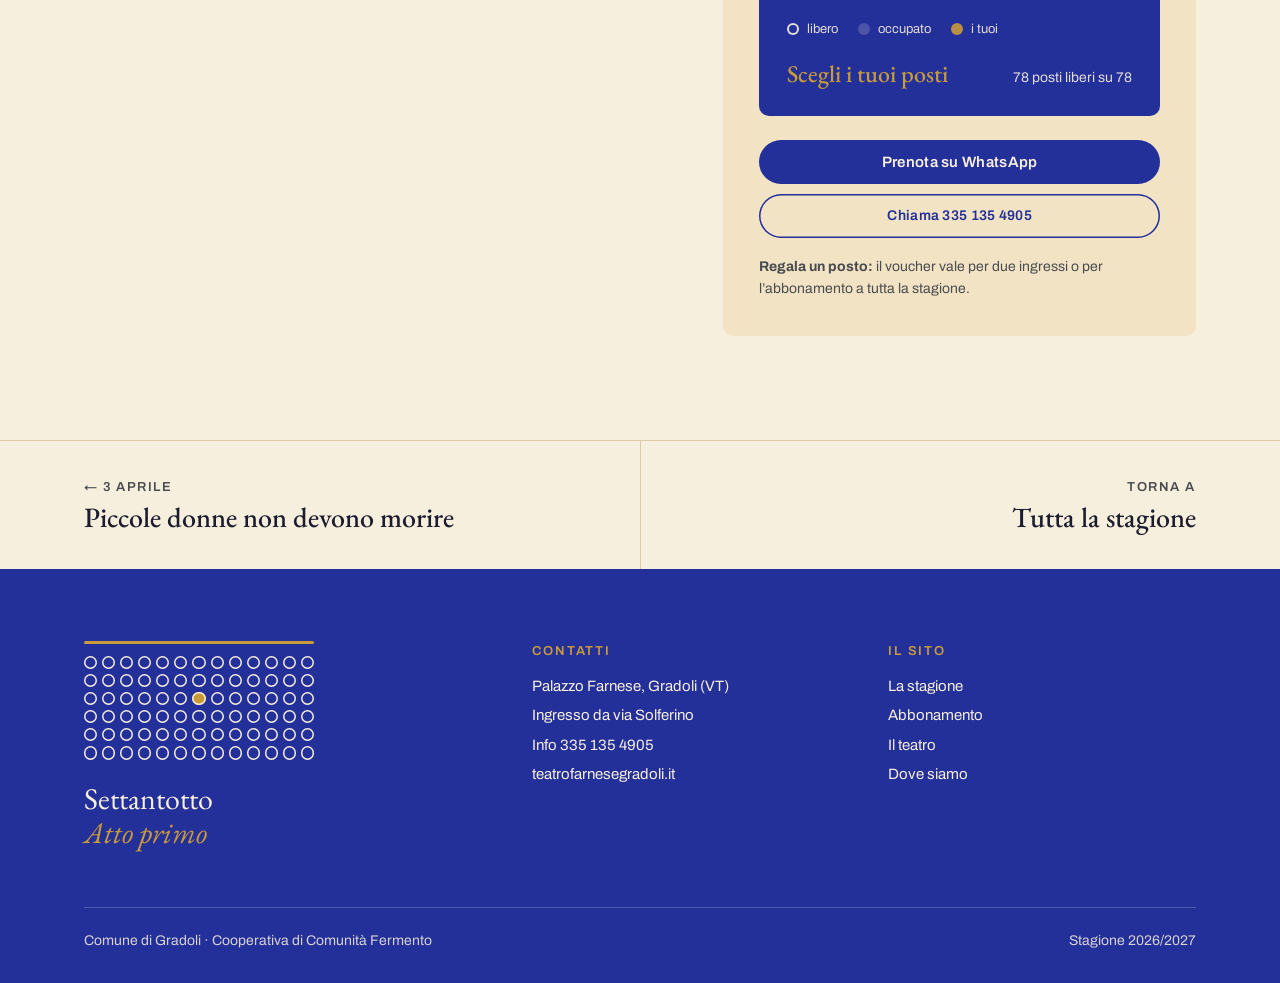
<file: bosso-guidolotti.html>
<!doctype html>
<html lang="it">
<head>
<meta charset="utf-8">
<meta name="viewport" content="width=device-width, initial-scale=1">
<title>Fabrizio Bosso meets Marco Guidolotti Trio · Teatro Farnese di Gradoli</title>
<meta name="description" content="Fabrizio Bosso meets Marco Guidolotti Trio chiude la stagione 2026/2027 del Teatro Farnese di Gradoli. Sabato 10 aprile 2027 alle 21.">
<meta name="robots" content="noindex">
<link rel="preconnect" href="https://fonts.googleapis.com">
<link rel="preconnect" href="https://fonts.gstatic.com" crossorigin>
<link href="https://fonts.googleapis.com/css2?family=EB+Garamond:ital,wght@0,400;0,500;1,400;1,500&family=Archivo:wght@400;500;600&display=swap" rel="stylesheet">
<link rel="stylesheet" href="stile.css?v=3">
</head>
<body>

<div class="avviso">
  <div class="contenitore">
    <p style="margin:0"><strong>Sabato 19 dicembre, ore 20</strong> · anteprima della stagione al Teatro Farnese. Ingresso gratuito.</p>
  </div>
</div>

<header class="testata">
  <div class="contenitore">
    <a class="marchio" href="index.html">Teatro Farnese di Gradoli</a>
    <nav class="menu" aria-label="Menu principale">
      <a href="index.html#stagione">Stagione</a>
      <a href="index.html#abbonamento">Abbonamento</a>
      <a href="index.html#teatro">Il teatro</a>
      <a href="index.html#dove">Dove siamo</a>
    </nav>
    <a class="bottone bottone-oro" href="#prenota">Biglietti</a>
  </div>
</header>

<main>
  <!-- Apertura dello spettacolo -->
  <section class="apertura apertura-spettacolo">
    <div class="contenitore">
      <div>
        <p class="etichetta"><a href="index.html#stagione">La stagione</a> · <span class="genere">Chiusura di stagione</span></p>
        <h1>Fabrizio Bosso <em>meets</em> Marco Guidolotti Trio</h1>
        <p class="interpreti">Fabrizio Bosso <span>tromba</span> · Marco Guidolotti <span>sassofono baritono</span><br>Francesco Pierotti <span>contrabbasso</span> · Lorenzo Tucci <span>batteria</span></p>
        <p class="quando-grande">Sabato 10 aprile 2027<small>ore 21</small></p>
        <div class="azioni">
          <a class="bottone bottone-oro" href="#prenota">Prenota · 10 €</a>
        </div>
      </div>

      <figure class="sala" aria-label="La sala: 78 posti in sei file da tredici">
        <div class="palco" aria-hidden="true"></div>
        <ul class="posti" data-sala="spettacolo" data-acceso="E3" aria-hidden="true"></ul>
        <figcaption>Ogni spettacolo della stagione accende un posto della sala.</figcaption>
      </figure>
    </div>
  </section>

  <!-- Lo spettacolo + biglietti -->
  <section class="blocco">
    <div class="contenitore scheda-spettacolo">
      <div class="testo">
        <h2>Chiusura di stagione</h2>
        <p>Fabrizio Bosso chiude <em>Settantotto · Atto primo</em>, con il trio di Marco Guidolotti.</p>
      </div>

      <aside class="biglietto" id="prenota">
        <h2>Biglietti</h2>
        <dl class="info">
          <dt>Quando</dt><dd>Sabato 10 aprile 2027, ore 21</dd>
          <dt>Dove</dt><dd>Palazzo Farnese, Gradoli<br>ingresso da via Solferino · <a href="https://www.google.com/maps/search/?api=1&amp;query=Via+Solferino+Gradoli+VT" target="_blank" rel="noopener">mappa</a></dd>
          <dt>Biglietto</dt><dd>10 €</dd>
          <dt>Abbonamento</dt><dd>60 € per tutti e sette gli spettacoli della stagione, con il tuo posto fisso · <a href="index.html#abbonamento">scopri</a></dd>
        </dl>
        <div class="tuo-posto scegli-biglietto">
          <p class="etichetta">Scegli il posto</p>
          <div class="palco" aria-hidden="true"></div>
          <div class="posti" data-sala="biglietto" data-spettacolo="bosso-guidolotti" role="group" aria-label="Scegli i posti per Fabrizio Bosso meets Marco Guidolotti Trio"></div>
          <ul class="legenda" aria-hidden="true">
            <li><span class="posto"></span>libero</li>
            <li><span class="posto occupato"></span>occupato</li>
            <li><span class="posto scelto"></span>i tuoi</li>
          </ul>
          <p class="didascalia" aria-live="polite">
            <strong id="posti-scelti">Scegli i tuoi posti</strong>
            <span id="posti-conto">Tocca uno o più posti liberi.</span>
          </p>
        </div>
        <div class="azioni">
          <a class="bottone bottone-blu" id="prenota-whatsapp" data-testo="Buongiorno, vorrei prenotare per Fabrizio Bosso meets Marco Guidolotti Trio, sabato 10 aprile 2027 alle 21." href="https://wa.me/393351354905?text=Buongiorno%2C%20vorrei%20prenotare%20per%20Fabrizio%20Bosso%20meets%20Marco%20Guidolotti%20Trio%2C%20sabato%2010%20aprile%202027%20alle%2021.%20Numero%20di%20posti%3A%20" target="_blank" rel="noopener">Prenota su WhatsApp</a>
          <a class="bottone bottone-filo" href="tel:+393351354905">Chiama 335 135 4905</a>
        </div>
        <p class="nota"><strong>Regala un posto:</strong> il voucher vale per due ingressi o per l’abbonamento a tutta la stagione.</p>
      </aside>
    </div>
  </section>

  <!-- Spettacolo precedente e successivo -->
  <nav class="altri" aria-label="Altri spettacoli della stagione">
    <div class="contenitore">
      <a href="piccole-donne-non-devono-morire.html"><small>← 3 aprile</small><strong>Piccole donne non devono morire</strong></a>
      <a href="index.html#stagione"><small>Torna a</small><strong>Tutta la stagione</strong></a>
    </div>
  </nav>
</main>

<footer class="piede">
  <div class="contenitore">
    <div class="colonne">
      <div>
        <div class="mini" aria-hidden="true">
          <div class="palco"></div>
          <ul class="posti" data-sala="piede"></ul>
        </div>
        <p class="firma">Settantotto<br><em>Atto primo</em></p>
      </div>
      <div>
        <h3>Contatti</h3>
        <ul>
          <li>Palazzo Farnese, Gradoli (VT)</li>
          <li>Ingresso da via Solferino</li>
          <li><a href="tel:+393351354905">Info 335 135 4905</a></li>
          <li>teatrofarnesegradoli.it</li>
        </ul>
      </div>
      <div>
        <h3>Il sito</h3>
        <ul>
          <li><a href="index.html#stagione">La stagione</a></li>
          <li><a href="index.html#abbonamento">Abbonamento</a></li>
          <li><a href="index.html#teatro">Il teatro</a></li>
          <li><a href="index.html#dove">Dove siamo</a></li>
        </ul>
      </div>
    </div>
    <div class="crediti">
      <p>Comune di Gradoli · Cooperativa di Comunità Fermento</p>
      <p>Stagione 2026/2027</p>
    </div>
  </div>
</footer>

<script src="posti.js"></script>
<script src="sala.js?v=3"></script>
</body>
</html>
</file>
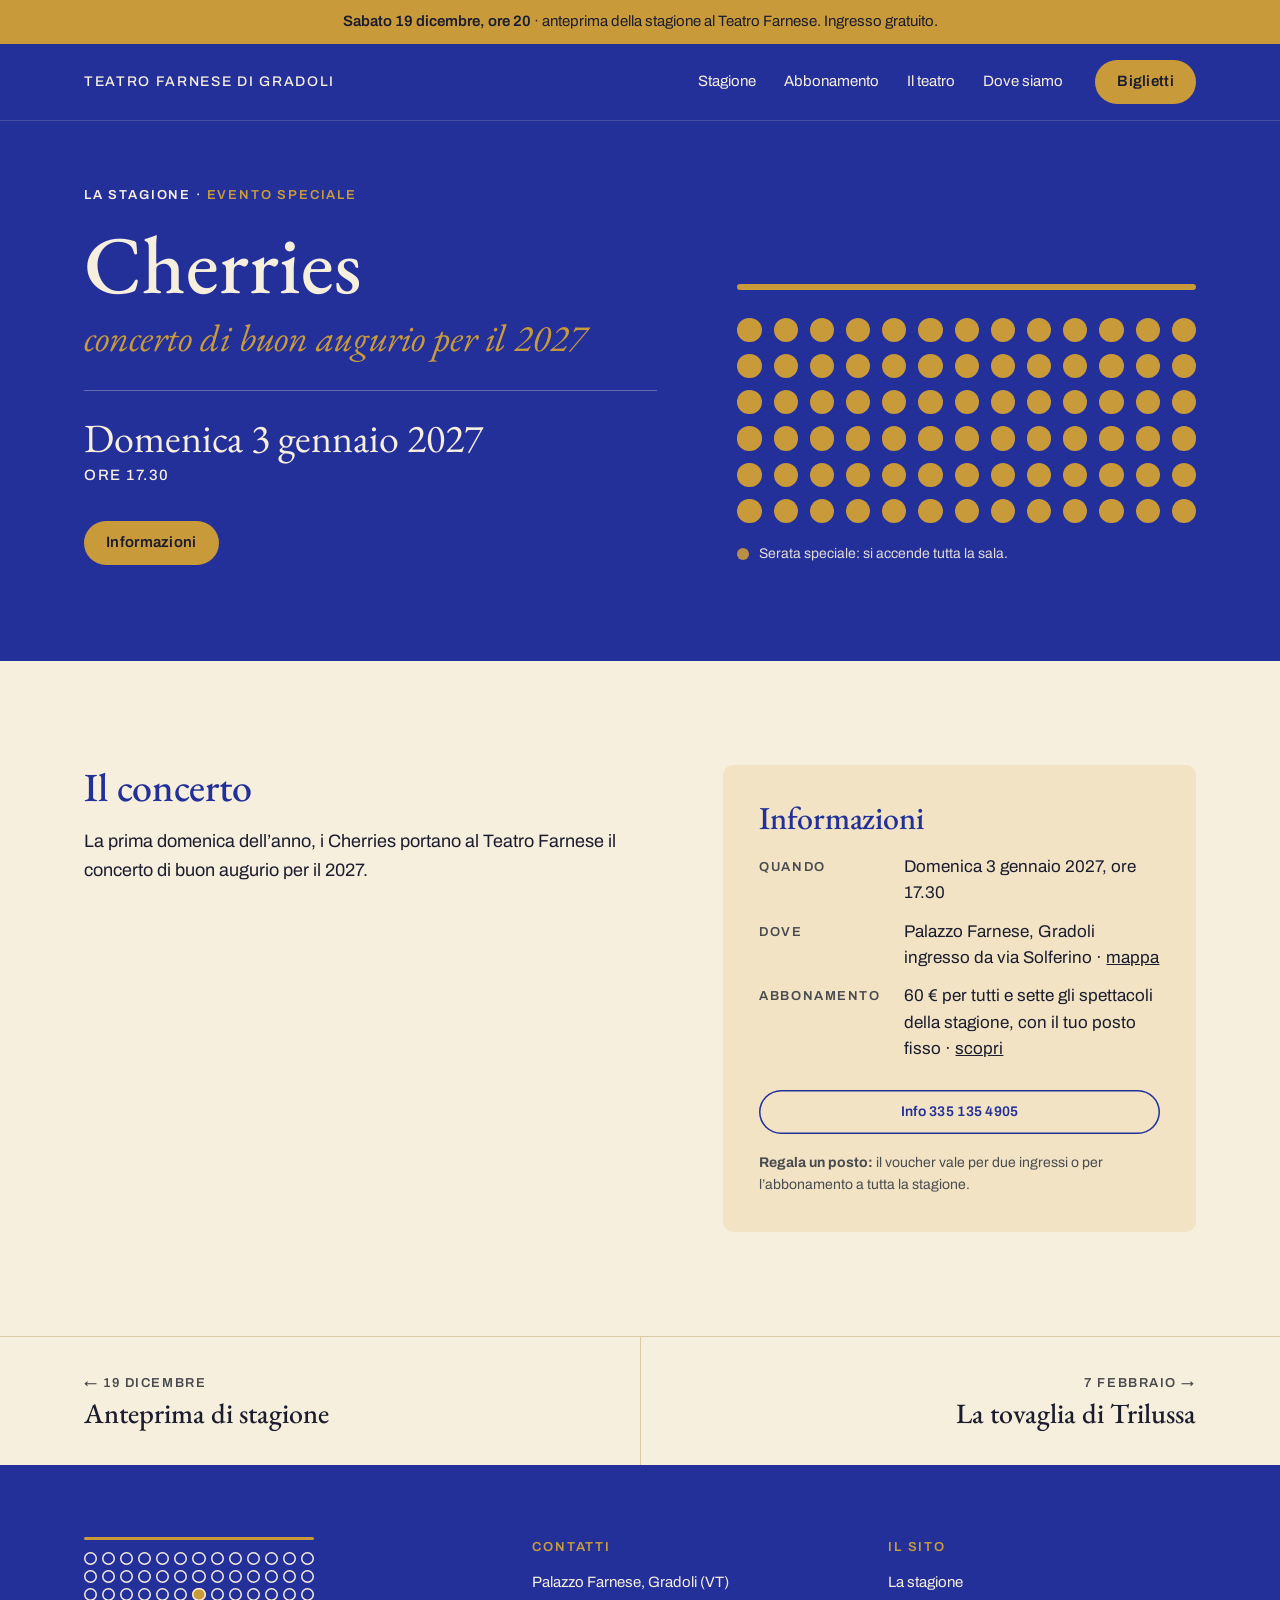
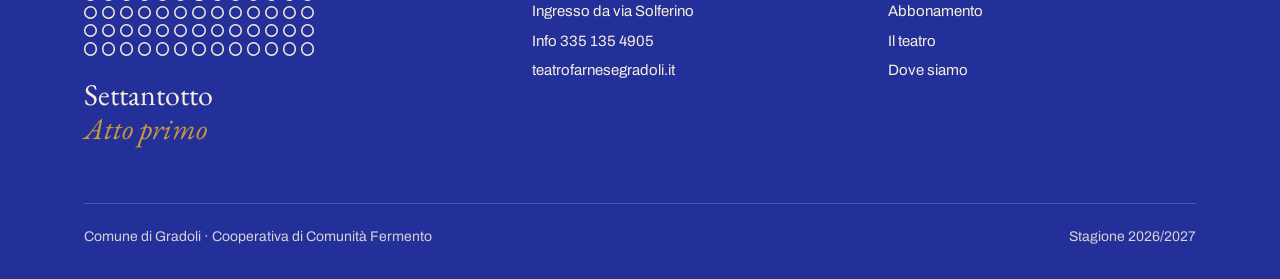
<file: cherries.html>
<!doctype html>
<html lang="it">
<head>
<meta charset="utf-8">
<meta name="viewport" content="width=device-width, initial-scale=1">
<title>Cherries · Teatro Farnese di Gradoli</title>
<meta name="description" content="Cherries, il concerto di buon augurio per il 2027. Domenica 3 gennaio 2027 alle 17.30 al Teatro Farnese di Gradoli.">
<meta name="robots" content="noindex">
<link rel="preconnect" href="https://fonts.googleapis.com">
<link rel="preconnect" href="https://fonts.gstatic.com" crossorigin>
<link href="https://fonts.googleapis.com/css2?family=EB+Garamond:ital,wght@0,400;0,500;1,400;1,500&family=Archivo:wght@400;500;600&display=swap" rel="stylesheet">
<link rel="stylesheet" href="stile.css?v=3">
</head>
<body>

<div class="avviso">
  <div class="contenitore">
    <p style="margin:0"><strong>Sabato 19 dicembre, ore 20</strong> · anteprima della stagione al Teatro Farnese. Ingresso gratuito.</p>
  </div>
</div>

<header class="testata">
  <div class="contenitore">
    <a class="marchio" href="index.html">Teatro Farnese di Gradoli</a>
    <nav class="menu" aria-label="Menu principale">
      <a href="index.html#stagione">Stagione</a>
      <a href="index.html#abbonamento">Abbonamento</a>
      <a href="index.html#teatro">Il teatro</a>
      <a href="index.html#dove">Dove siamo</a>
    </nav>
    <a class="bottone bottone-oro" href="#prenota">Biglietti</a>
  </div>
</header>

<main>
  <!-- Apertura dello spettacolo -->
  <section class="apertura apertura-spettacolo">
    <div class="contenitore">
      <div>
        <p class="etichetta"><a href="index.html#stagione">La stagione</a> · <span class="genere">Evento speciale</span></p>
        <h1>Cherries</h1>
        <p class="sottotitolo">concerto di buon augurio per il 2027</p>

        <p class="quando-grande">Domenica 3 gennaio 2027<small>ore 17.30</small></p>
        <div class="azioni">
          <a class="bottone bottone-oro" href="#prenota">Informazioni</a>
        </div>
      </div>

      <figure class="sala" aria-label="La sala: 78 posti in sei file da tredici">
        <div class="palco" aria-hidden="true"></div>
        <ul class="posti" data-sala="spettacolo" data-acceso="tutti" aria-hidden="true"></ul>
        <figcaption>Serata speciale: si accende tutta la sala.</figcaption>
      </figure>
    </div>
  </section>

  <!-- Lo spettacolo + biglietti -->
  <section class="blocco">
    <div class="contenitore scheda-spettacolo">
      <div class="testo">
        <h2>Il concerto</h2>
        <p>La prima domenica dell’anno, i Cherries portano al Teatro Farnese il concerto di buon augurio per il 2027.</p>
      </div>

      <aside class="biglietto" id="prenota">
        <h2>Informazioni</h2>
        <dl class="info">
          <dt>Quando</dt><dd>Domenica 3 gennaio 2027, ore 17.30</dd>
          <dt>Dove</dt><dd>Palazzo Farnese, Gradoli<br>ingresso da via Solferino · <a href="https://www.google.com/maps/search/?api=1&amp;query=Via+Solferino+Gradoli+VT" target="_blank" rel="noopener">mappa</a></dd>
          <dt>Abbonamento</dt><dd>60 € per tutti e sette gli spettacoli della stagione, con il tuo posto fisso · <a href="index.html#abbonamento">scopri</a></dd>
        </dl>
        <div class="azioni">
          <a class="bottone bottone-filo" href="tel:+393351354905">Info 335 135 4905</a>
        </div>
        <p class="nota"><strong>Regala un posto:</strong> il voucher vale per due ingressi o per l’abbonamento a tutta la stagione.</p>
      </aside>
    </div>
  </section>

  <!-- Spettacolo precedente e successivo -->
  <nav class="altri" aria-label="Altri spettacoli della stagione">
    <div class="contenitore">
      <a href="anteprima.html"><small>← 19 dicembre</small><strong>Anteprima di stagione</strong></a>
      <a href="la-tovaglia-di-trilussa.html"><small>7 febbraio →</small><strong>La tovaglia di Trilussa</strong></a>
    </div>
  </nav>
</main>

<footer class="piede">
  <div class="contenitore">
    <div class="colonne">
      <div>
        <div class="mini" aria-hidden="true">
          <div class="palco"></div>
          <ul class="posti" data-sala="piede"></ul>
        </div>
        <p class="firma">Settantotto<br><em>Atto primo</em></p>
      </div>
      <div>
        <h3>Contatti</h3>
        <ul>
          <li>Palazzo Farnese, Gradoli (VT)</li>
          <li>Ingresso da via Solferino</li>
          <li><a href="tel:+393351354905">Info 335 135 4905</a></li>
          <li>teatrofarnesegradoli.it</li>
        </ul>
      </div>
      <div>
        <h3>Il sito</h3>
        <ul>
          <li><a href="index.html#stagione">La stagione</a></li>
          <li><a href="index.html#abbonamento">Abbonamento</a></li>
          <li><a href="index.html#teatro">Il teatro</a></li>
          <li><a href="index.html#dove">Dove siamo</a></li>
        </ul>
      </div>
    </div>
    <div class="crediti">
      <p>Comune di Gradoli · Cooperativa di Comunità Fermento</p>
      <p>Stagione 2026/2027</p>
    </div>
  </div>
</footer>

<script src="posti.js"></script>
<script src="sala.js?v=3"></script>
</body>
</html>
</file>
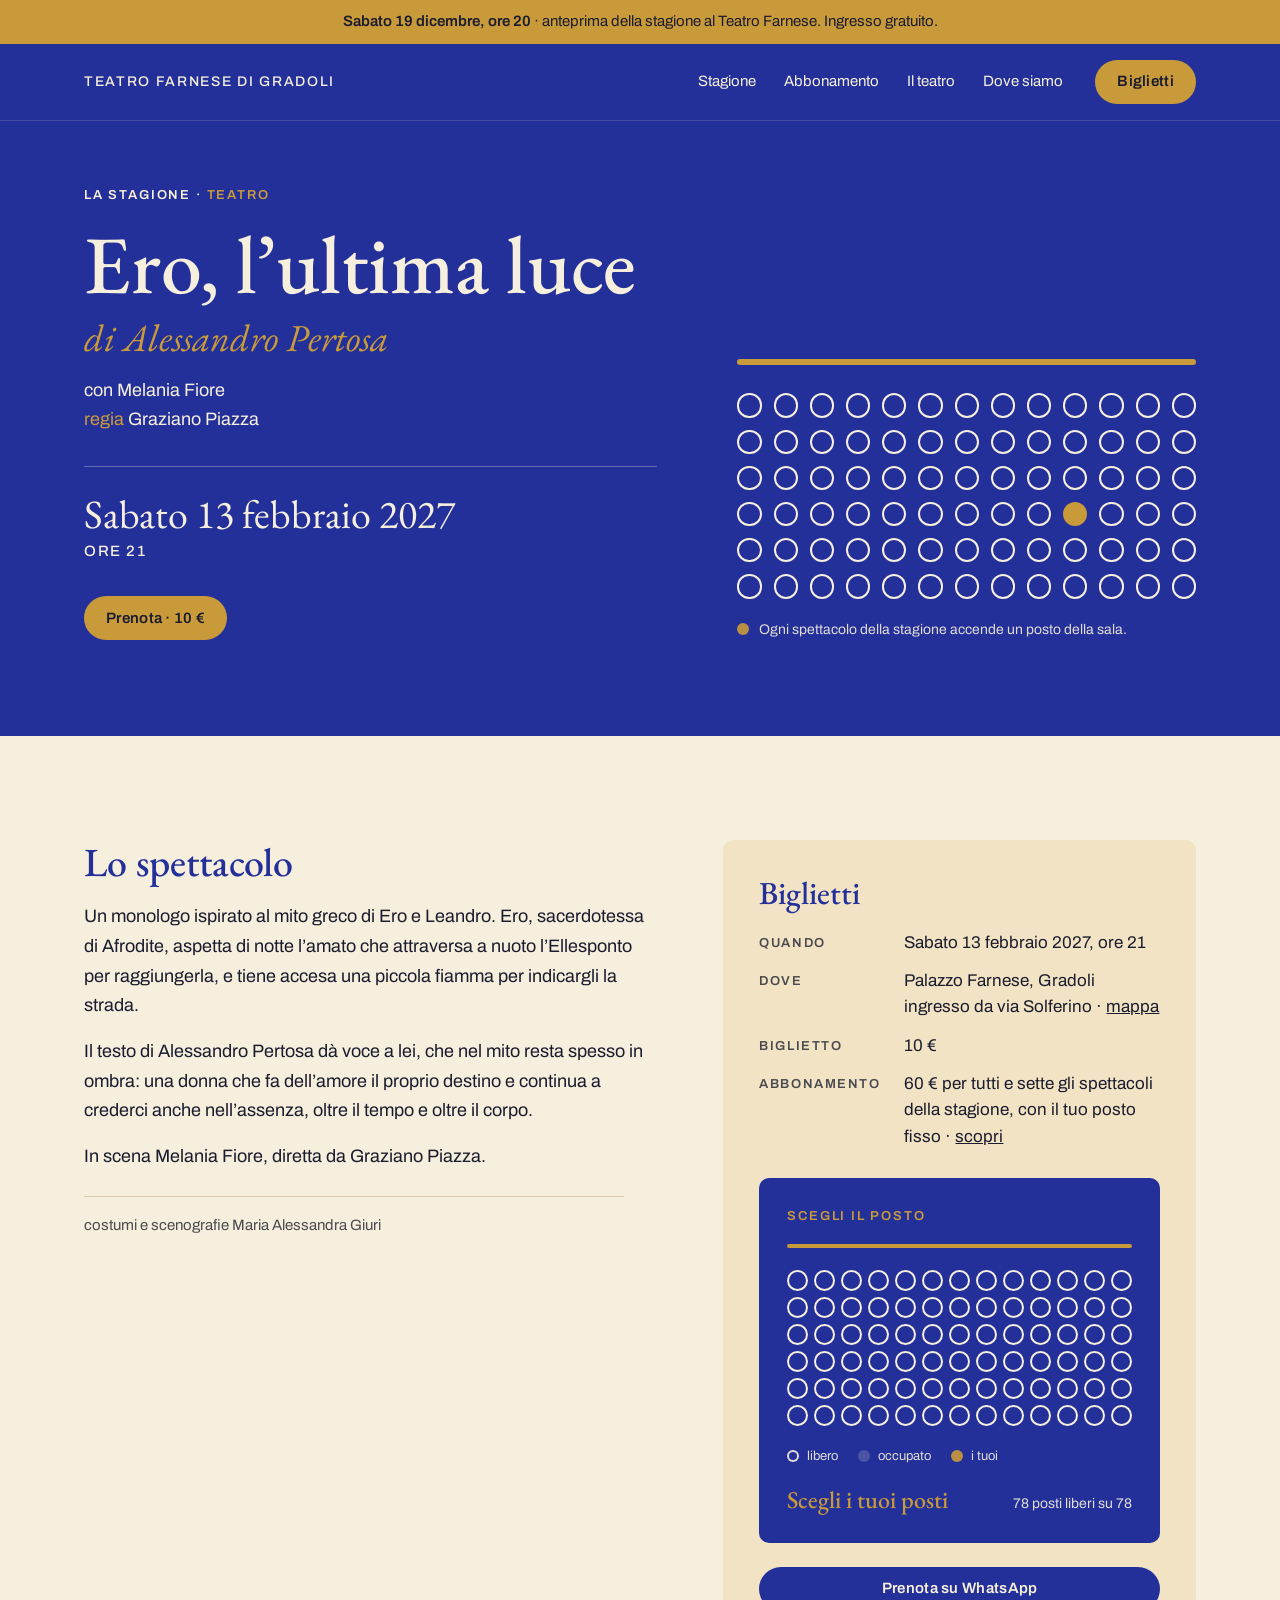
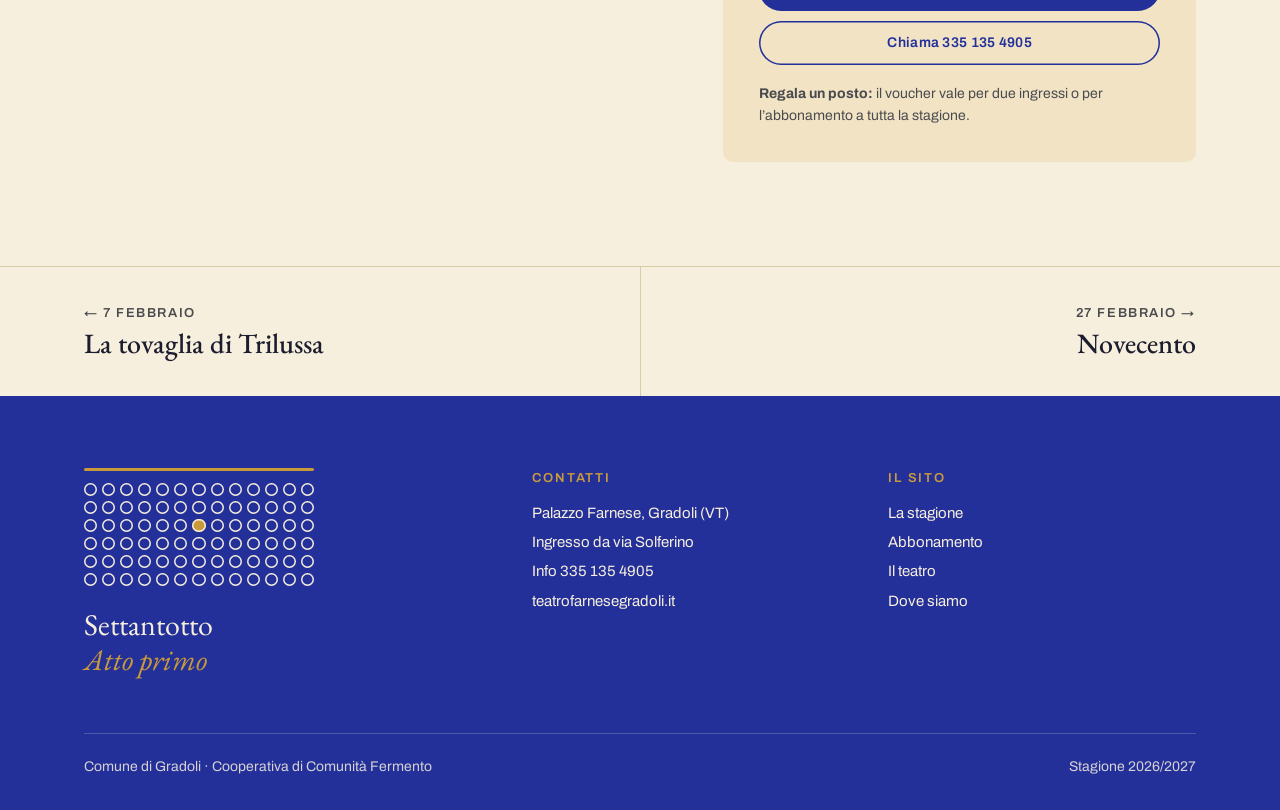
<file: ero-l-ultima-luce.html>
<!doctype html>
<html lang="it">
<head>
<meta charset="utf-8">
<meta name="viewport" content="width=device-width, initial-scale=1">
<title>Ero, l’ultima luce · Teatro Farnese di Gradoli</title>
<meta name="description" content="Ero, l’ultima luce di Alessandro Pertosa, con Melania Fiore, regia di Graziano Piazza. Sabato 13 febbraio 2027 alle 21 al Teatro Farnese di Gradoli.">
<meta name="robots" content="noindex">
<link rel="preconnect" href="https://fonts.googleapis.com">
<link rel="preconnect" href="https://fonts.gstatic.com" crossorigin>
<link href="https://fonts.googleapis.com/css2?family=EB+Garamond:ital,wght@0,400;0,500;1,400;1,500&family=Archivo:wght@400;500;600&display=swap" rel="stylesheet">
<link rel="stylesheet" href="stile.css?v=3">
</head>
<body>

<div class="avviso">
  <div class="contenitore">
    <p style="margin:0"><strong>Sabato 19 dicembre, ore 20</strong> · anteprima della stagione al Teatro Farnese. Ingresso gratuito.</p>
  </div>
</div>

<header class="testata">
  <div class="contenitore">
    <a class="marchio" href="index.html">Teatro Farnese di Gradoli</a>
    <nav class="menu" aria-label="Menu principale">
      <a href="index.html#stagione">Stagione</a>
      <a href="index.html#abbonamento">Abbonamento</a>
      <a href="index.html#teatro">Il teatro</a>
      <a href="index.html#dove">Dove siamo</a>
    </nav>
    <a class="bottone bottone-oro" href="#prenota">Biglietti</a>
  </div>
</header>

<main>
  <!-- Apertura dello spettacolo -->
  <section class="apertura apertura-spettacolo">
    <div class="contenitore">
      <div>
        <p class="etichetta"><a href="index.html#stagione">La stagione</a> · <span class="genere">Teatro</span></p>
        <h1>Ero, l’ultima luce</h1>
        <p class="sottotitolo">di Alessandro Pertosa</p>
        <p class="interpreti">con Melania Fiore<br><span>regia</span> Graziano Piazza</p>
        <p class="quando-grande">Sabato 13 febbraio 2027<small>ore 21</small></p>
        <div class="azioni">
          <a class="bottone bottone-oro" href="#prenota">Prenota · 10 €</a>
        </div>
      </div>

      <figure class="sala" aria-label="La sala: 78 posti in sei file da tredici">
        <div class="palco" aria-hidden="true"></div>
        <ul class="posti" data-sala="spettacolo" data-acceso="D10" aria-hidden="true"></ul>
        <figcaption>Ogni spettacolo della stagione accende un posto della sala.</figcaption>
      </figure>
    </div>
  </section>

  <!-- Lo spettacolo + biglietti -->
  <section class="blocco">
    <div class="contenitore scheda-spettacolo">
      <div class="testo">
        <h2>Lo spettacolo</h2>
        <p>Un monologo ispirato al mito greco di Ero e Leandro. Ero, sacerdotessa di Afrodite, aspetta di notte l’amato che attraversa a nuoto l’Ellesponto per raggiungerla, e tiene accesa una piccola fiamma per indicargli la strada.</p>
        <p>Il testo di Alessandro Pertosa dà voce a lei, che nel mito resta spesso in ombra: una donna che fa dell’amore il proprio destino e continua a crederci anche nell’assenza, oltre il tempo e oltre il corpo.</p>
        <p>In scena Melania Fiore, diretta da Graziano Piazza.</p>
        <p class="crediti">costumi e scenografie Maria Alessandra Giuri</p>
      </div>

      <aside class="biglietto" id="prenota">
        <h2>Biglietti</h2>
        <dl class="info">
          <dt>Quando</dt><dd>Sabato 13 febbraio 2027, ore 21</dd>
          <dt>Dove</dt><dd>Palazzo Farnese, Gradoli<br>ingresso da via Solferino · <a href="https://www.google.com/maps/search/?api=1&amp;query=Via+Solferino+Gradoli+VT" target="_blank" rel="noopener">mappa</a></dd>
          <dt>Biglietto</dt><dd>10 €</dd>
          <dt>Abbonamento</dt><dd>60 € per tutti e sette gli spettacoli della stagione, con il tuo posto fisso · <a href="index.html#abbonamento">scopri</a></dd>
        </dl>
        <div class="tuo-posto scegli-biglietto">
          <p class="etichetta">Scegli il posto</p>
          <div class="palco" aria-hidden="true"></div>
          <div class="posti" data-sala="biglietto" data-spettacolo="ero-l-ultima-luce" role="group" aria-label="Scegli i posti per Ero, l’ultima luce"></div>
          <ul class="legenda" aria-hidden="true">
            <li><span class="posto"></span>libero</li>
            <li><span class="posto occupato"></span>occupato</li>
            <li><span class="posto scelto"></span>i tuoi</li>
          </ul>
          <p class="didascalia" aria-live="polite">
            <strong id="posti-scelti">Scegli i tuoi posti</strong>
            <span id="posti-conto">Tocca uno o più posti liberi.</span>
          </p>
        </div>
        <div class="azioni">
          <a class="bottone bottone-blu" id="prenota-whatsapp" data-testo="Buongiorno, vorrei prenotare per Ero, l’ultima luce, sabato 13 febbraio 2027 alle 21." href="https://wa.me/393351354905?text=Buongiorno%2C%20vorrei%20prenotare%20per%20Ero%2C%20l%E2%80%99ultima%20luce%2C%20sabato%2013%20febbraio%202027%20alle%2021.%20Numero%20di%20posti%3A%20" target="_blank" rel="noopener">Prenota su WhatsApp</a>
          <a class="bottone bottone-filo" href="tel:+393351354905">Chiama 335 135 4905</a>
        </div>
        <p class="nota"><strong>Regala un posto:</strong> il voucher vale per due ingressi o per l’abbonamento a tutta la stagione.</p>
      </aside>
    </div>
  </section>

  <!-- Spettacolo precedente e successivo -->
  <nav class="altri" aria-label="Altri spettacoli della stagione">
    <div class="contenitore">
      <a href="la-tovaglia-di-trilussa.html"><small>← 7 febbraio</small><strong>La tovaglia di Trilussa</strong></a>
      <a href="novecento.html"><small>27 febbraio →</small><strong>Novecento</strong></a>
    </div>
  </nav>
</main>

<footer class="piede">
  <div class="contenitore">
    <div class="colonne">
      <div>
        <div class="mini" aria-hidden="true">
          <div class="palco"></div>
          <ul class="posti" data-sala="piede"></ul>
        </div>
        <p class="firma">Settantotto<br><em>Atto primo</em></p>
      </div>
      <div>
        <h3>Contatti</h3>
        <ul>
          <li>Palazzo Farnese, Gradoli (VT)</li>
          <li>Ingresso da via Solferino</li>
          <li><a href="tel:+393351354905">Info 335 135 4905</a></li>
          <li>teatrofarnesegradoli.it</li>
        </ul>
      </div>
      <div>
        <h3>Il sito</h3>
        <ul>
          <li><a href="index.html#stagione">La stagione</a></li>
          <li><a href="index.html#abbonamento">Abbonamento</a></li>
          <li><a href="index.html#teatro">Il teatro</a></li>
          <li><a href="index.html#dove">Dove siamo</a></li>
        </ul>
      </div>
    </div>
    <div class="crediti">
      <p>Comune di Gradoli · Cooperativa di Comunità Fermento</p>
      <p>Stagione 2026/2027</p>
    </div>
  </div>
</footer>

<script src="posti.js"></script>
<script src="sala.js?v=3"></script>
</body>
</html>
</file>
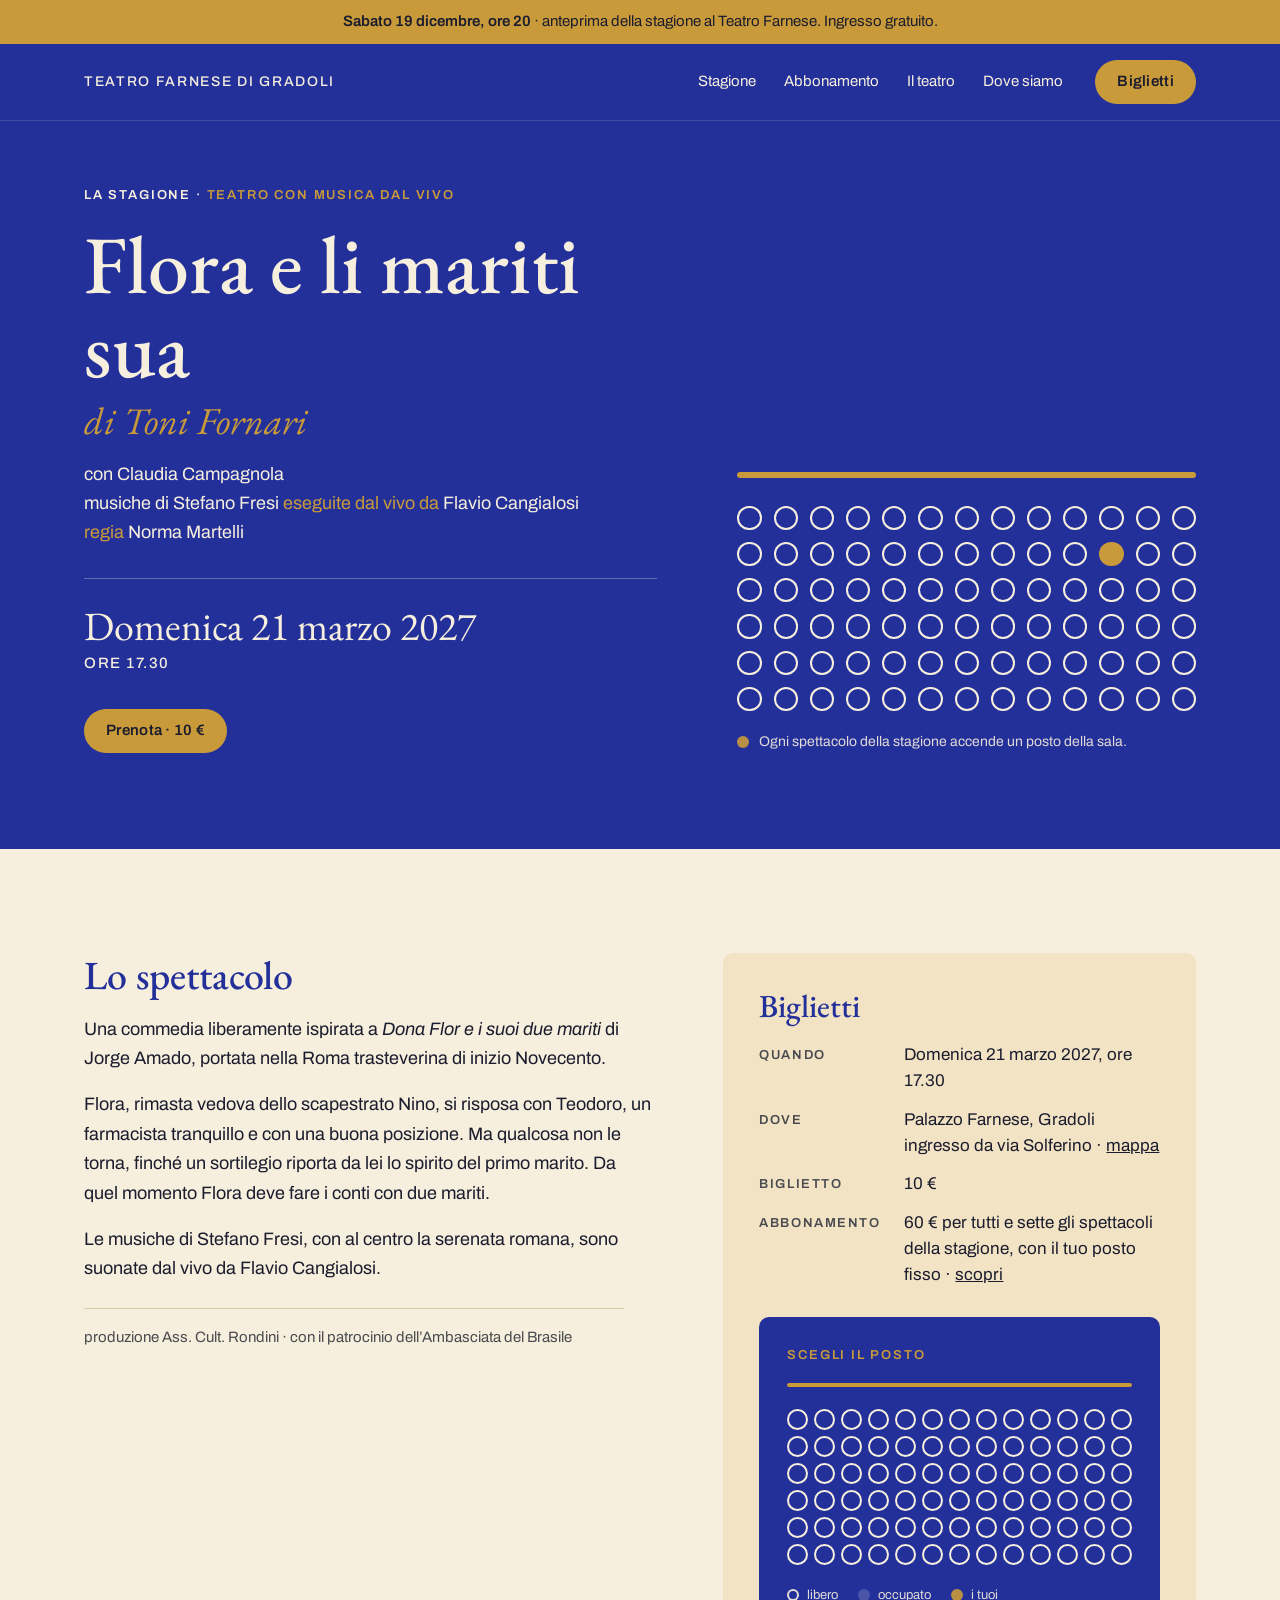
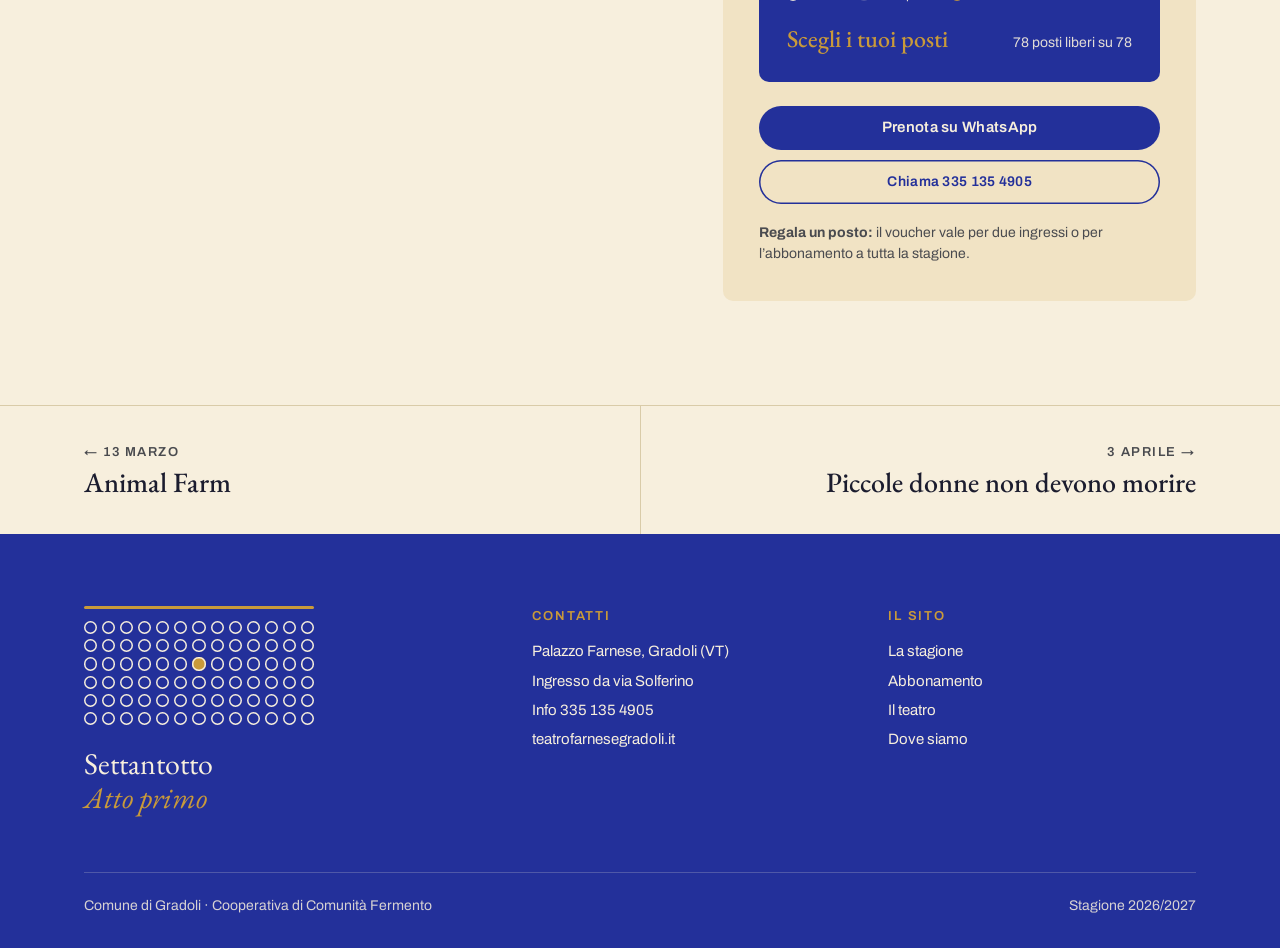
<file: flora-e-li-mariti-sua.html>
<!doctype html>
<html lang="it">
<head>
<meta charset="utf-8">
<meta name="viewport" content="width=device-width, initial-scale=1">
<title>Flora e li mariti sua · Teatro Farnese di Gradoli</title>
<meta name="description" content="Flora e li mariti sua di Toni Fornari, con Claudia Campagnola, musiche di Stefano Fresi dal vivo. Domenica 21 marzo 2027 alle 17.30 al Teatro Farnese di Gradoli.">
<meta name="robots" content="noindex">
<link rel="preconnect" href="https://fonts.googleapis.com">
<link rel="preconnect" href="https://fonts.gstatic.com" crossorigin>
<link href="https://fonts.googleapis.com/css2?family=EB+Garamond:ital,wght@0,400;0,500;1,400;1,500&family=Archivo:wght@400;500;600&display=swap" rel="stylesheet">
<link rel="stylesheet" href="stile.css?v=3">
</head>
<body>

<div class="avviso">
  <div class="contenitore">
    <p style="margin:0"><strong>Sabato 19 dicembre, ore 20</strong> · anteprima della stagione al Teatro Farnese. Ingresso gratuito.</p>
  </div>
</div>

<header class="testata">
  <div class="contenitore">
    <a class="marchio" href="index.html">Teatro Farnese di Gradoli</a>
    <nav class="menu" aria-label="Menu principale">
      <a href="index.html#stagione">Stagione</a>
      <a href="index.html#abbonamento">Abbonamento</a>
      <a href="index.html#teatro">Il teatro</a>
      <a href="index.html#dove">Dove siamo</a>
    </nav>
    <a class="bottone bottone-oro" href="#prenota">Biglietti</a>
  </div>
</header>

<main>
  <!-- Apertura dello spettacolo -->
  <section class="apertura apertura-spettacolo">
    <div class="contenitore">
      <div>
        <p class="etichetta"><a href="index.html#stagione">La stagione</a> · <span class="genere">Teatro con musica dal vivo</span></p>
        <h1>Flora e li mariti sua</h1>
        <p class="sottotitolo">di Toni Fornari</p>
        <p class="interpreti">con Claudia Campagnola<br>musiche di Stefano Fresi <span>eseguite dal vivo da</span> Flavio Cangialosi<br><span>regia</span> Norma Martelli</p>
        <p class="quando-grande">Domenica 21 marzo 2027<small>ore 17.30</small></p>
        <div class="azioni">
          <a class="bottone bottone-oro" href="#prenota">Prenota · 10 €</a>
        </div>
      </div>

      <figure class="sala" aria-label="La sala: 78 posti in sei file da tredici">
        <div class="palco" aria-hidden="true"></div>
        <ul class="posti" data-sala="spettacolo" data-acceso="B11" aria-hidden="true"></ul>
        <figcaption>Ogni spettacolo della stagione accende un posto della sala.</figcaption>
      </figure>
    </div>
  </section>

  <!-- Lo spettacolo + biglietti -->
  <section class="blocco">
    <div class="contenitore scheda-spettacolo">
      <div class="testo">
        <h2>Lo spettacolo</h2>
        <p>Una commedia liberamente ispirata a <em>Dona Flor e i suoi due mariti</em> di Jorge Amado, portata nella Roma trasteverina di inizio Novecento.</p>
        <p>Flora, rimasta vedova dello scapestrato Nino, si risposa con Teodoro, un farmacista tranquillo e con una buona posizione. Ma qualcosa non le torna, finché un sortilegio riporta da lei lo spirito del primo marito. Da quel momento Flora deve fare i conti con due mariti.</p>
        <p>Le musiche di Stefano Fresi, con al centro la serenata romana, sono suonate dal vivo da Flavio Cangialosi.</p>
        <p class="crediti">produzione Ass. Cult. Rondini · con il patrocinio dell’Ambasciata del Brasile</p>
      </div>

      <aside class="biglietto" id="prenota">
        <h2>Biglietti</h2>
        <dl class="info">
          <dt>Quando</dt><dd>Domenica 21 marzo 2027, ore 17.30</dd>
          <dt>Dove</dt><dd>Palazzo Farnese, Gradoli<br>ingresso da via Solferino · <a href="https://www.google.com/maps/search/?api=1&amp;query=Via+Solferino+Gradoli+VT" target="_blank" rel="noopener">mappa</a></dd>
          <dt>Biglietto</dt><dd>10 €</dd>
          <dt>Abbonamento</dt><dd>60 € per tutti e sette gli spettacoli della stagione, con il tuo posto fisso · <a href="index.html#abbonamento">scopri</a></dd>
        </dl>
        <div class="tuo-posto scegli-biglietto">
          <p class="etichetta">Scegli il posto</p>
          <div class="palco" aria-hidden="true"></div>
          <div class="posti" data-sala="biglietto" data-spettacolo="flora-e-li-mariti-sua" role="group" aria-label="Scegli i posti per Flora e li mariti sua"></div>
          <ul class="legenda" aria-hidden="true">
            <li><span class="posto"></span>libero</li>
            <li><span class="posto occupato"></span>occupato</li>
            <li><span class="posto scelto"></span>i tuoi</li>
          </ul>
          <p class="didascalia" aria-live="polite">
            <strong id="posti-scelti">Scegli i tuoi posti</strong>
            <span id="posti-conto">Tocca uno o più posti liberi.</span>
          </p>
        </div>
        <div class="azioni">
          <a class="bottone bottone-blu" id="prenota-whatsapp" data-testo="Buongiorno, vorrei prenotare per Flora e li mariti sua, domenica 21 marzo 2027 alle 17.30." href="https://wa.me/393351354905?text=Buongiorno%2C%20vorrei%20prenotare%20per%20Flora%20e%20li%20mariti%20sua%2C%20domenica%2021%20marzo%202027%20alle%2017.30.%20Numero%20di%20posti%3A%20" target="_blank" rel="noopener">Prenota su WhatsApp</a>
          <a class="bottone bottone-filo" href="tel:+393351354905">Chiama 335 135 4905</a>
        </div>
        <p class="nota"><strong>Regala un posto:</strong> il voucher vale per due ingressi o per l’abbonamento a tutta la stagione.</p>
      </aside>
    </div>
  </section>

  <!-- Spettacolo precedente e successivo -->
  <nav class="altri" aria-label="Altri spettacoli della stagione">
    <div class="contenitore">
      <a href="animal-farm.html"><small>← 13 marzo</small><strong>Animal Farm</strong></a>
      <a href="piccole-donne-non-devono-morire.html"><small>3 aprile →</small><strong>Piccole donne non devono morire</strong></a>
    </div>
  </nav>
</main>

<footer class="piede">
  <div class="contenitore">
    <div class="colonne">
      <div>
        <div class="mini" aria-hidden="true">
          <div class="palco"></div>
          <ul class="posti" data-sala="piede"></ul>
        </div>
        <p class="firma">Settantotto<br><em>Atto primo</em></p>
      </div>
      <div>
        <h3>Contatti</h3>
        <ul>
          <li>Palazzo Farnese, Gradoli (VT)</li>
          <li>Ingresso da via Solferino</li>
          <li><a href="tel:+393351354905">Info 335 135 4905</a></li>
          <li>teatrofarnesegradoli.it</li>
        </ul>
      </div>
      <div>
        <h3>Il sito</h3>
        <ul>
          <li><a href="index.html#stagione">La stagione</a></li>
          <li><a href="index.html#abbonamento">Abbonamento</a></li>
          <li><a href="index.html#teatro">Il teatro</a></li>
          <li><a href="index.html#dove">Dove siamo</a></li>
        </ul>
      </div>
    </div>
    <div class="crediti">
      <p>Comune di Gradoli · Cooperativa di Comunità Fermento</p>
      <p>Stagione 2026/2027</p>
    </div>
  </div>
</footer>

<script src="posti.js"></script>
<script src="sala.js?v=3"></script>
</body>
</html>
</file>
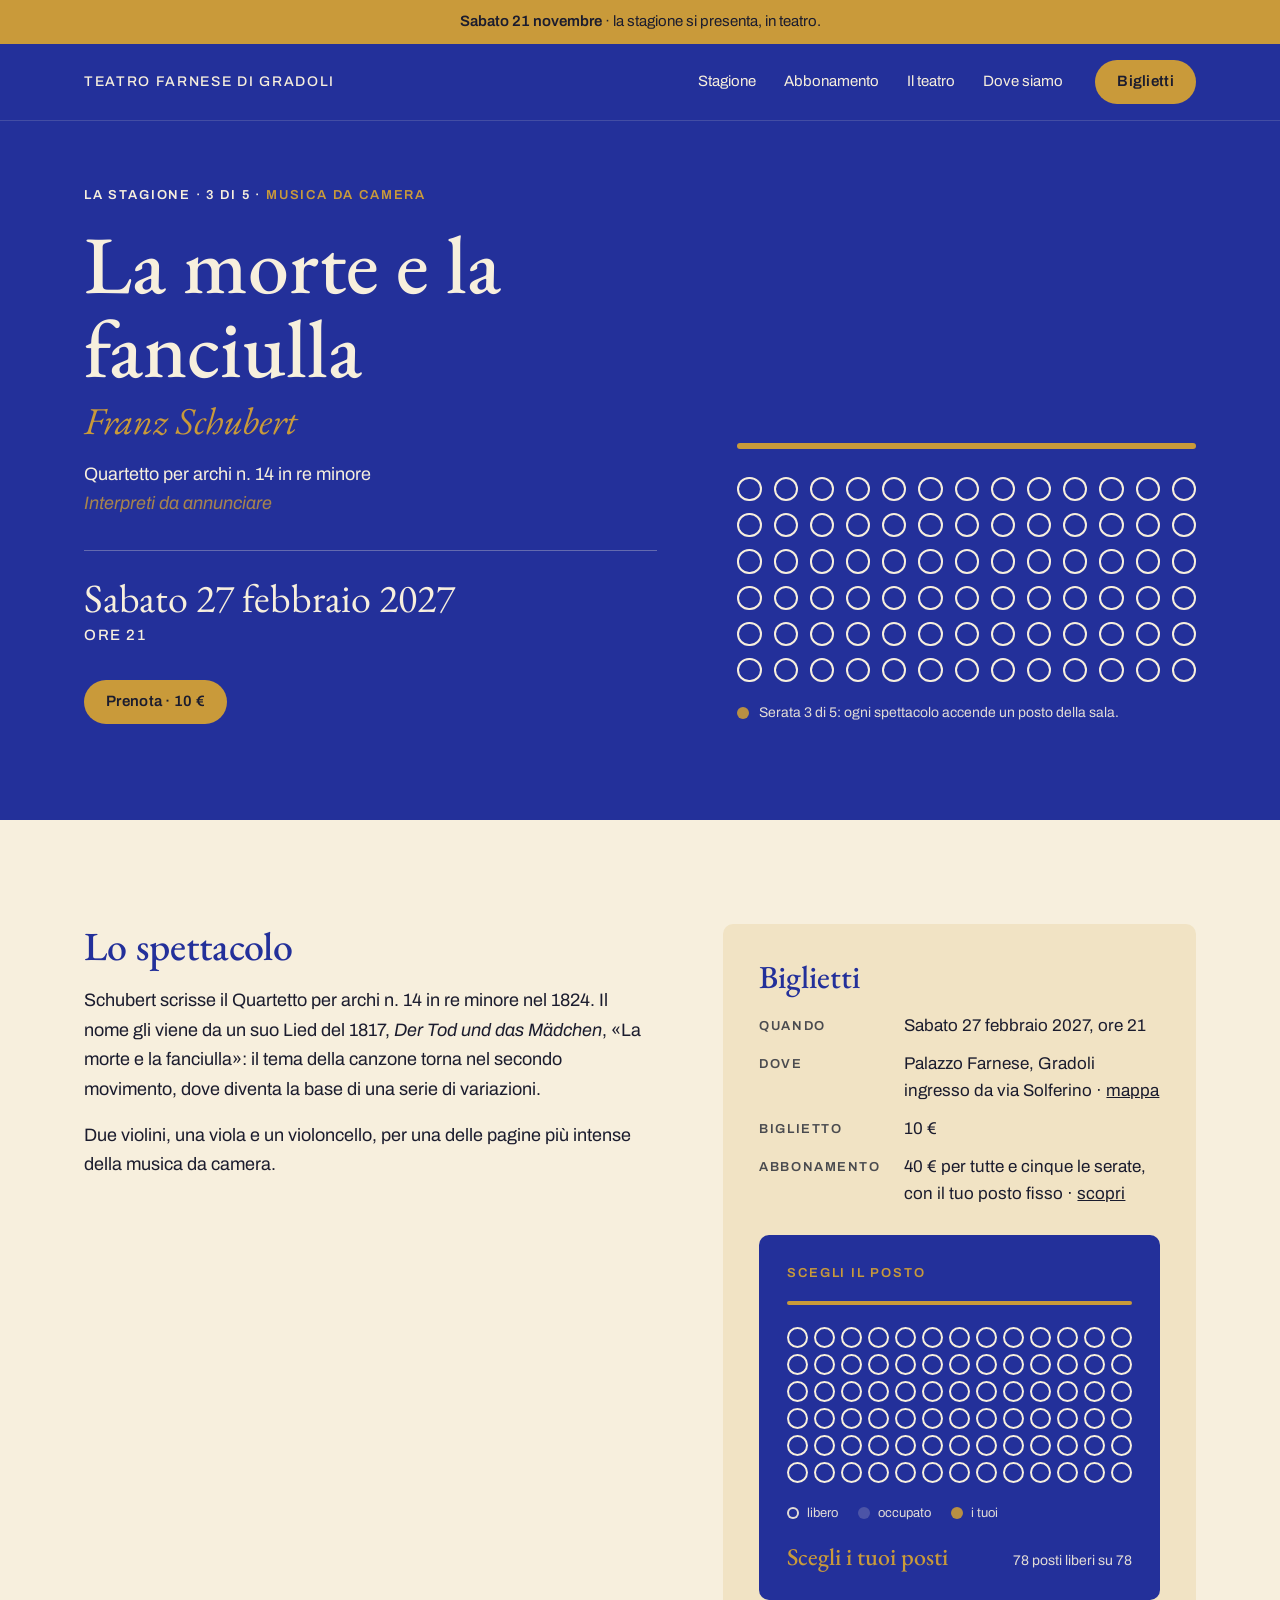
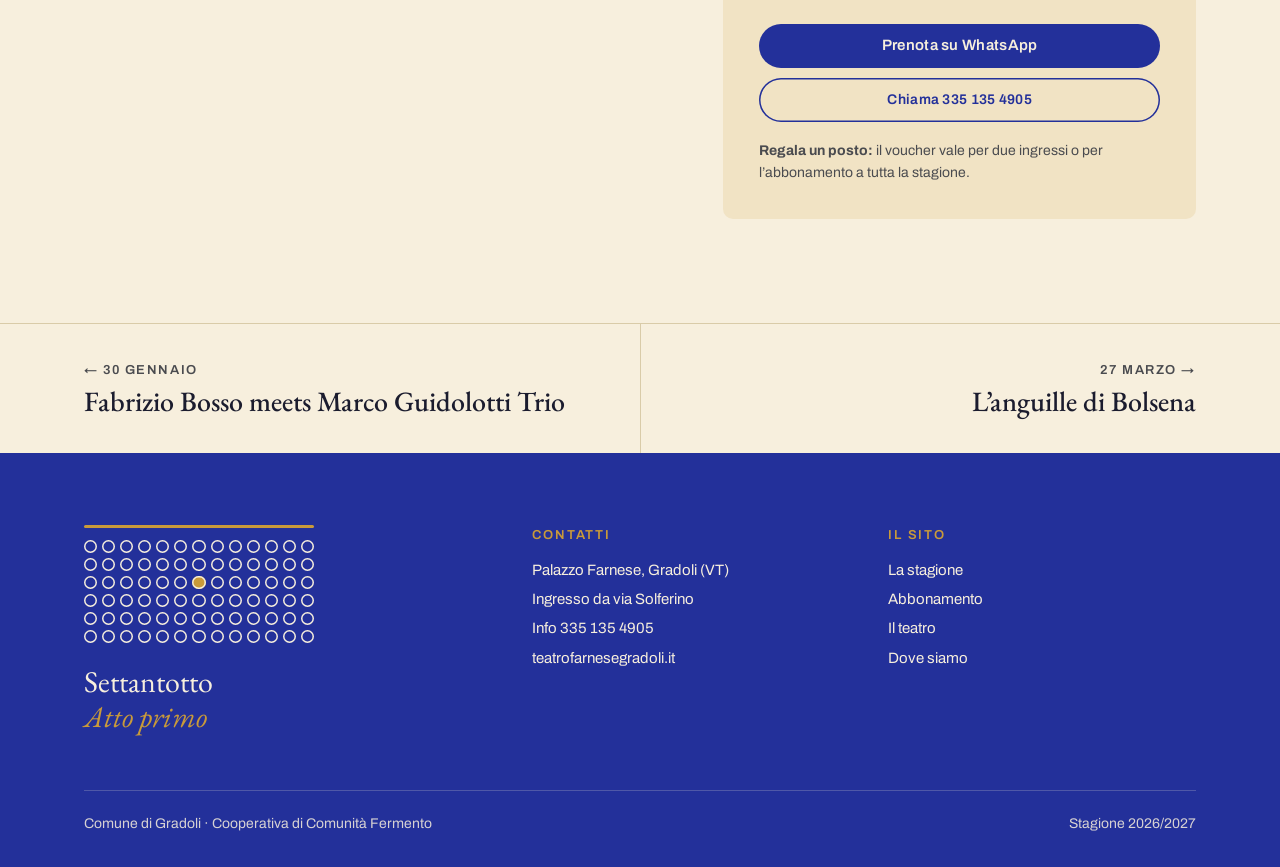
<file: la-morte-e-la-fanciulla.html>
<!doctype html>
<html lang="it">
<head>
<meta charset="utf-8">
<meta name="viewport" content="width=device-width, initial-scale=1">
<title>La morte e la fanciulla · 27 febbraio · Teatro Farnese di Gradoli</title>
<meta name="description" content="La morte e la fanciulla, il Quartetto n. 14 di Franz Schubert. Sabato 27 febbraio 2027 alle 21 al Teatro Farnese di Gradoli.">
<meta name="robots" content="noindex">
<link rel="preconnect" href="https://fonts.googleapis.com">
<link rel="preconnect" href="https://fonts.gstatic.com" crossorigin>
<link href="https://fonts.googleapis.com/css2?family=EB+Garamond:ital,wght@0,400;0,500;1,400;1,500&family=Archivo:wght@400;500;600&display=swap" rel="stylesheet">
<link rel="stylesheet" href="stile.css?v=2">
</head>
<body>

<div class="avviso">
  <div class="contenitore">
    <p style="margin:0"><strong>Sabato 21 novembre</strong> · la stagione si presenta, in teatro.</p>
  </div>
</div>

<header class="testata">
  <div class="contenitore">
    <a class="marchio" href="index.html">Teatro Farnese di Gradoli</a>
    <nav class="menu" aria-label="Menu principale">
      <a href="index.html#stagione">Stagione</a>
      <a href="index.html#abbonamento">Abbonamento</a>
      <a href="index.html#teatro">Il teatro</a>
      <a href="index.html#dove">Dove siamo</a>
    </nav>
    <a class="bottone bottone-oro" href="#prenota">Biglietti</a>
  </div>
</header>

<main>
  <!-- Apertura dello spettacolo -->
  <section class="apertura apertura-spettacolo">
    <div class="contenitore">
      <div>
        <p class="etichetta"><a href="index.html#stagione">La stagione</a> · 3 di 5 · <span class="genere">Musica da camera</span></p>
        <h1>La morte e la fanciulla</h1>
        <p class="sottotitolo">Franz Schubert</p>
        <p class="interpreti">Quartetto per archi n. 14 in re minore<br><span class="da-annunciare">Interpreti da annunciare</span></p>
        <p class="quando-grande">Sabato 27 febbraio 2027<small>ore 21</small></p>
        <div class="azioni">
          <a class="bottone bottone-oro" href="#prenota">Prenota · 10 €</a>
        </div>
      </div>

      <figure class="sala" aria-label="La sala: il posto acceso è la serata 3 di 5">
        <div class="palco" aria-hidden="true"></div>
        <ul class="posti" data-sala="spettacolo" data-numero="3" aria-hidden="true"></ul>
        <figcaption>Serata 3 di 5: ogni spettacolo accende un posto della sala.</figcaption>
      </figure>
    </div>
  </section>

  <!-- Lo spettacolo + biglietti -->
  <section class="blocco">
    <div class="contenitore scheda-spettacolo">
      <div class="testo">
        <h2>Lo spettacolo</h2>
        <p>Schubert scrisse il Quartetto per archi n. 14 in re minore nel 1824. Il nome gli viene da un suo Lied del 1817, <em>Der Tod und das Mädchen</em>, «La morte e la fanciulla»: il tema della canzone torna nel secondo movimento, dove diventa la base di una serie di variazioni.</p>
        <p>Due violini, una viola e un violoncello, per una delle pagine più intense della musica da camera.</p>
      </div>

      <aside class="biglietto" id="prenota">
        <h2>Biglietti</h2>
        <dl class="info">
          <dt>Quando</dt><dd>Sabato 27 febbraio 2027, ore 21</dd>
          <dt>Dove</dt><dd>Palazzo Farnese, Gradoli<br>ingresso da via Solferino · <a href="https://www.google.com/maps/search/?api=1&amp;query=Via+Solferino+Gradoli+VT" target="_blank" rel="noopener">mappa</a></dd>
          <dt>Biglietto</dt><dd>10 €</dd>
          <dt>Abbonamento</dt><dd>40 € per tutte e cinque le serate, con il tuo posto fisso · <a href="index.html#abbonamento">scopri</a></dd>
        </dl>
        <div class="tuo-posto scegli-biglietto">
          <p class="etichetta">Scegli il posto</p>
          <div class="palco" aria-hidden="true"></div>
          <div class="posti" data-sala="biglietto" data-spettacolo="la-morte-e-la-fanciulla" role="group" aria-label="Scegli i posti per La morte e la fanciulla"></div>
          <ul class="legenda" aria-hidden="true">
            <li><span class="posto"></span>libero</li>
            <li><span class="posto occupato"></span>occupato</li>
            <li><span class="posto scelto"></span>i tuoi</li>
          </ul>
          <p class="didascalia" aria-live="polite">
            <strong id="posti-scelti">Scegli i tuoi posti</strong>
            <span id="posti-conto">Tocca uno o più posti liberi.</span>
          </p>
        </div>
        <div class="azioni">
          <a class="bottone bottone-blu" id="prenota-whatsapp" data-testo="Buongiorno, vorrei prenotare per La morte e la fanciulla, sabato 27 febbraio 2027 alle 21." href="https://wa.me/393351354905?text=Buongiorno%2C%20vorrei%20prenotare%20per%20La%20morte%20e%20la%20fanciulla%2C%20sabato%2027%20febbraio%202027%20alle%2021.%20Numero%20di%20posti%3A%20" target="_blank" rel="noopener">Prenota su WhatsApp</a>
          <a class="bottone bottone-filo" href="tel:+393351354905">Chiama 335 135 4905</a>
        </div>
        <p class="nota"><strong>Regala un posto:</strong> il voucher vale per due ingressi o per l’abbonamento a tutta la stagione.</p>
      </aside>
    </div>
  </section>

  <!-- Spettacolo precedente e successivo -->
  <nav class="altri" aria-label="Altri spettacoli della stagione">
    <div class="contenitore">
      <a href="bosso-guidolotti.html"><small>← 30 gennaio</small><strong>Fabrizio Bosso meets Marco Guidolotti Trio</strong></a>
      <a href="anguille-di-bolsena.html"><small>27 marzo →</small><strong>L’anguille di Bolsena</strong></a>
    </div>
  </nav>
</main>

<footer class="piede">
  <div class="contenitore">
    <div class="colonne">
      <div>
        <div class="mini" aria-hidden="true">
          <div class="palco"></div>
          <ul class="posti" data-sala="piede"></ul>
        </div>
        <p class="firma">Settantotto<br><em>Atto primo</em></p>
      </div>
      <div>
        <h3>Contatti</h3>
        <ul>
          <li>Palazzo Farnese, Gradoli (VT)</li>
          <li>Ingresso da via Solferino</li>
          <li><a href="tel:+393351354905">Info 335 135 4905</a></li>
          <li>teatrofarnesegradoli.it</li>
        </ul>
      </div>
      <div>
        <h3>Il sito</h3>
        <ul>
          <li><a href="index.html#stagione">La stagione</a></li>
          <li><a href="index.html#abbonamento">Abbonamento</a></li>
          <li><a href="index.html#teatro">Il teatro</a></li>
          <li><a href="index.html#dove">Dove siamo</a></li>
        </ul>
      </div>
    </div>
    <div class="crediti">
      <p>Comune di Gradoli · Cooperativa di Comunità Fermento</p>
      <p>Stagione 2026/2027</p>
    </div>
  </div>
</footer>

<script src="posti.js"></script>
<script src="sala.js?v=2"></script>
</body>
</html>
</file>
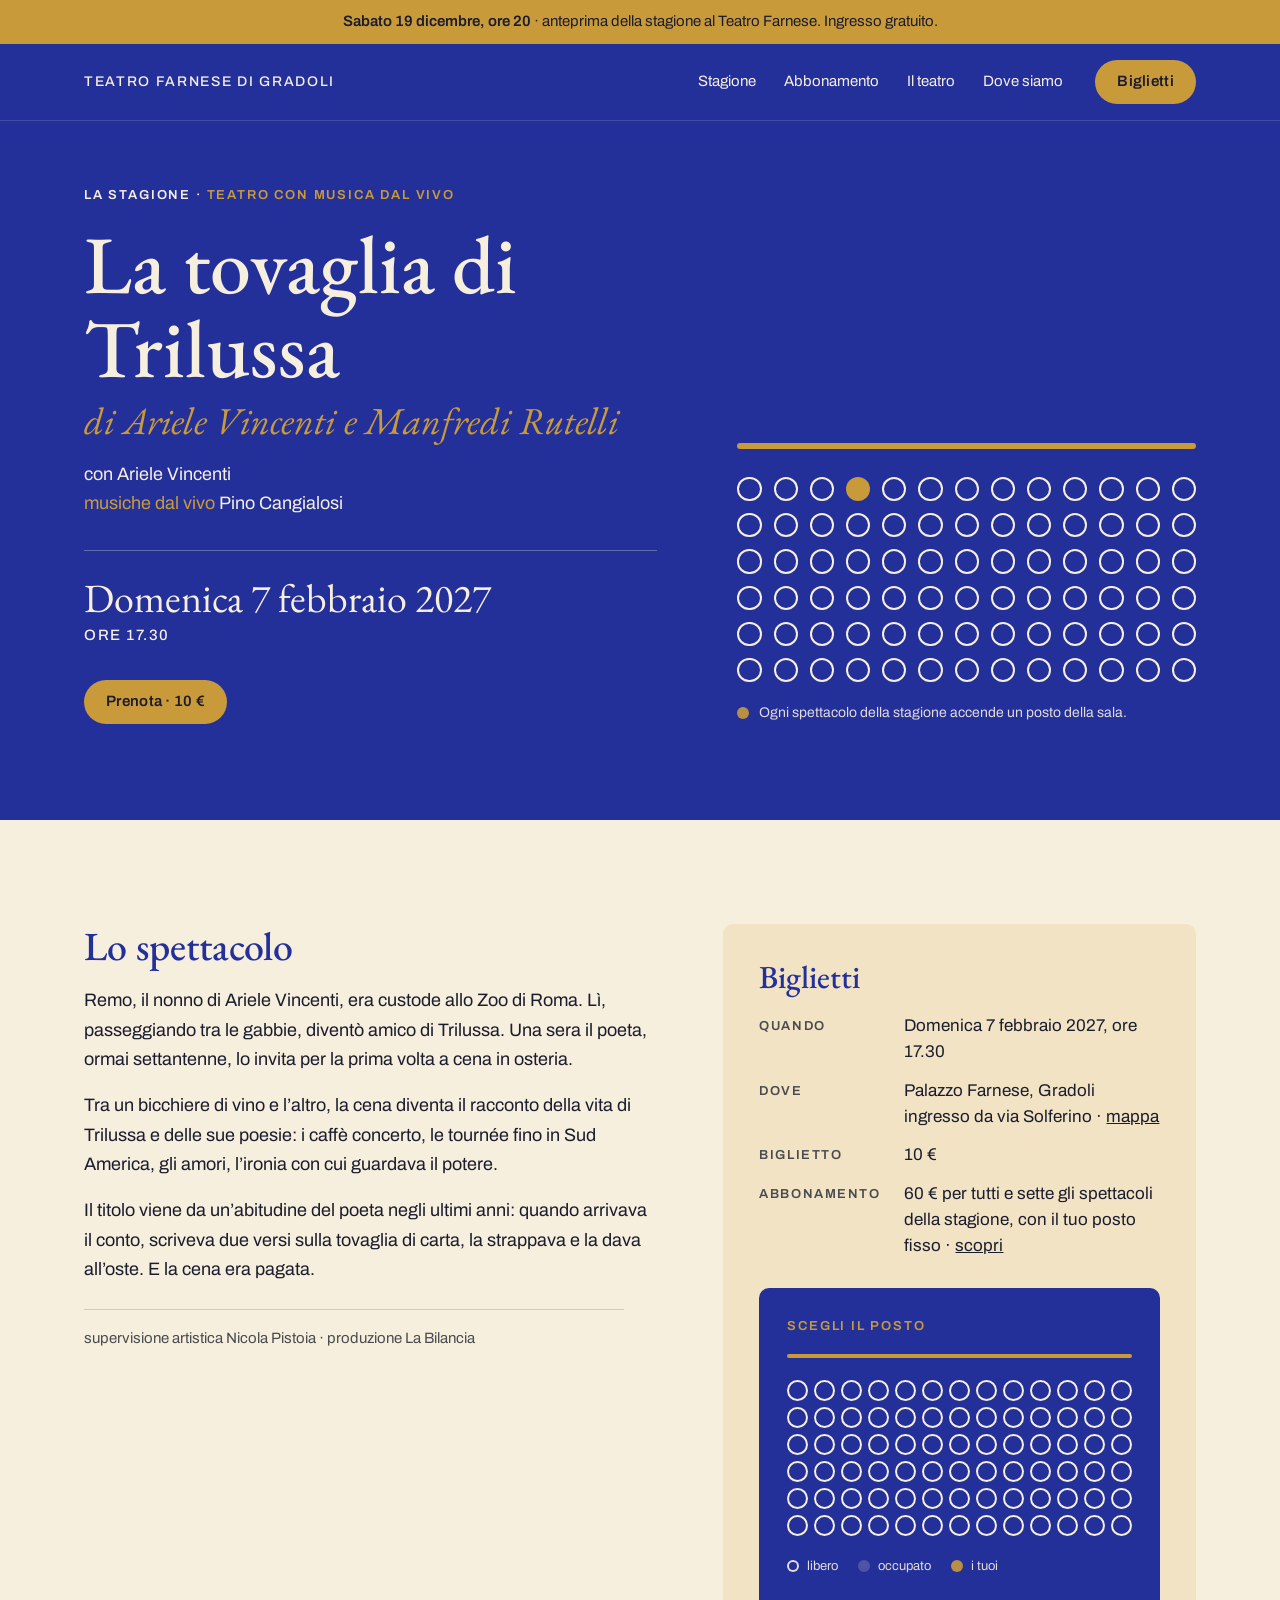
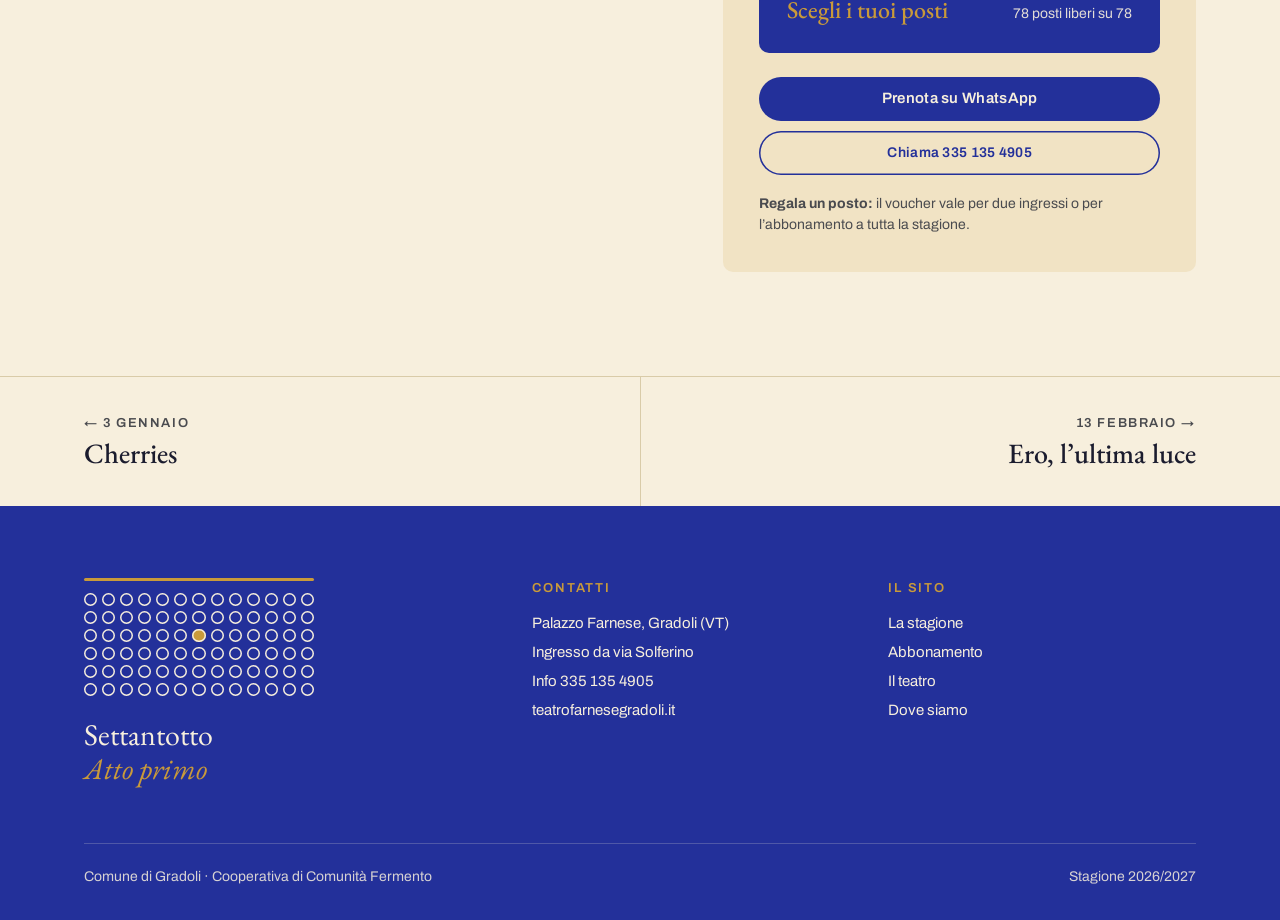
<file: la-tovaglia-di-trilussa.html>
<!doctype html>
<html lang="it">
<head>
<meta charset="utf-8">
<meta name="viewport" content="width=device-width, initial-scale=1">
<title>La tovaglia di Trilussa · Teatro Farnese di Gradoli</title>
<meta name="description" content="La tovaglia di Trilussa, con Ariele Vincenti e le musiche dal vivo di Pino Cangialosi. Domenica 7 febbraio 2027 alle 17.30 al Teatro Farnese di Gradoli.">
<meta name="robots" content="noindex">
<link rel="preconnect" href="https://fonts.googleapis.com">
<link rel="preconnect" href="https://fonts.gstatic.com" crossorigin>
<link href="https://fonts.googleapis.com/css2?family=EB+Garamond:ital,wght@0,400;0,500;1,400;1,500&family=Archivo:wght@400;500;600&display=swap" rel="stylesheet">
<link rel="stylesheet" href="stile.css?v=3">
</head>
<body>

<div class="avviso">
  <div class="contenitore">
    <p style="margin:0"><strong>Sabato 19 dicembre, ore 20</strong> · anteprima della stagione al Teatro Farnese. Ingresso gratuito.</p>
  </div>
</div>

<header class="testata">
  <div class="contenitore">
    <a class="marchio" href="index.html">Teatro Farnese di Gradoli</a>
    <nav class="menu" aria-label="Menu principale">
      <a href="index.html#stagione">Stagione</a>
      <a href="index.html#abbonamento">Abbonamento</a>
      <a href="index.html#teatro">Il teatro</a>
      <a href="index.html#dove">Dove siamo</a>
    </nav>
    <a class="bottone bottone-oro" href="#prenota">Biglietti</a>
  </div>
</header>

<main>
  <!-- Apertura dello spettacolo -->
  <section class="apertura apertura-spettacolo">
    <div class="contenitore">
      <div>
        <p class="etichetta"><a href="index.html#stagione">La stagione</a> · <span class="genere">Teatro con musica dal vivo</span></p>
        <h1>La tovaglia di Trilussa</h1>
        <p class="sottotitolo">di Ariele Vincenti e Manfredi Rutelli</p>
        <p class="interpreti">con Ariele Vincenti<br><span>musiche dal vivo</span> Pino Cangialosi</p>
        <p class="quando-grande">Domenica 7 febbraio 2027<small>ore 17.30</small></p>
        <div class="azioni">
          <a class="bottone bottone-oro" href="#prenota">Prenota · 10 €</a>
        </div>
      </div>

      <figure class="sala" aria-label="La sala: 78 posti in sei file da tredici">
        <div class="palco" aria-hidden="true"></div>
        <ul class="posti" data-sala="spettacolo" data-acceso="A4" aria-hidden="true"></ul>
        <figcaption>Ogni spettacolo della stagione accende un posto della sala.</figcaption>
      </figure>
    </div>
  </section>

  <!-- Lo spettacolo + biglietti -->
  <section class="blocco">
    <div class="contenitore scheda-spettacolo">
      <div class="testo">
        <h2>Lo spettacolo</h2>
        <p>Remo, il nonno di Ariele Vincenti, era custode allo Zoo di Roma. Lì, passeggiando tra le gabbie, diventò amico di Trilussa. Una sera il poeta, ormai settantenne, lo invita per la prima volta a cena in osteria.</p>
        <p>Tra un bicchiere di vino e l’altro, la cena diventa il racconto della vita di Trilussa e delle sue poesie: i caffè concerto, le tournée fino in Sud America, gli amori, l’ironia con cui guardava il potere.</p>
        <p>Il titolo viene da un’abitudine del poeta negli ultimi anni: quando arrivava il conto, scriveva due versi sulla tovaglia di carta, la strappava e la dava all’oste. E la cena era pagata.</p>
        <p class="crediti">supervisione artistica Nicola Pistoia · produzione La Bilancia</p>
      </div>

      <aside class="biglietto" id="prenota">
        <h2>Biglietti</h2>
        <dl class="info">
          <dt>Quando</dt><dd>Domenica 7 febbraio 2027, ore 17.30</dd>
          <dt>Dove</dt><dd>Palazzo Farnese, Gradoli<br>ingresso da via Solferino · <a href="https://www.google.com/maps/search/?api=1&amp;query=Via+Solferino+Gradoli+VT" target="_blank" rel="noopener">mappa</a></dd>
          <dt>Biglietto</dt><dd>10 €</dd>
          <dt>Abbonamento</dt><dd>60 € per tutti e sette gli spettacoli della stagione, con il tuo posto fisso · <a href="index.html#abbonamento">scopri</a></dd>
        </dl>
        <div class="tuo-posto scegli-biglietto">
          <p class="etichetta">Scegli il posto</p>
          <div class="palco" aria-hidden="true"></div>
          <div class="posti" data-sala="biglietto" data-spettacolo="la-tovaglia-di-trilussa" role="group" aria-label="Scegli i posti per La tovaglia di Trilussa"></div>
          <ul class="legenda" aria-hidden="true">
            <li><span class="posto"></span>libero</li>
            <li><span class="posto occupato"></span>occupato</li>
            <li><span class="posto scelto"></span>i tuoi</li>
          </ul>
          <p class="didascalia" aria-live="polite">
            <strong id="posti-scelti">Scegli i tuoi posti</strong>
            <span id="posti-conto">Tocca uno o più posti liberi.</span>
          </p>
        </div>
        <div class="azioni">
          <a class="bottone bottone-blu" id="prenota-whatsapp" data-testo="Buongiorno, vorrei prenotare per La tovaglia di Trilussa, domenica 7 febbraio 2027 alle 17.30." href="https://wa.me/393351354905?text=Buongiorno%2C%20vorrei%20prenotare%20per%20La%20tovaglia%20di%20Trilussa%2C%20domenica%207%20febbraio%202027%20alle%2017.30.%20Numero%20di%20posti%3A%20" target="_blank" rel="noopener">Prenota su WhatsApp</a>
          <a class="bottone bottone-filo" href="tel:+393351354905">Chiama 335 135 4905</a>
        </div>
        <p class="nota"><strong>Regala un posto:</strong> il voucher vale per due ingressi o per l’abbonamento a tutta la stagione.</p>
      </aside>
    </div>
  </section>

  <!-- Spettacolo precedente e successivo -->
  <nav class="altri" aria-label="Altri spettacoli della stagione">
    <div class="contenitore">
      <a href="cherries.html"><small>← 3 gennaio</small><strong>Cherries</strong></a>
      <a href="ero-l-ultima-luce.html"><small>13 febbraio →</small><strong>Ero, l’ultima luce</strong></a>
    </div>
  </nav>
</main>

<footer class="piede">
  <div class="contenitore">
    <div class="colonne">
      <div>
        <div class="mini" aria-hidden="true">
          <div class="palco"></div>
          <ul class="posti" data-sala="piede"></ul>
        </div>
        <p class="firma">Settantotto<br><em>Atto primo</em></p>
      </div>
      <div>
        <h3>Contatti</h3>
        <ul>
          <li>Palazzo Farnese, Gradoli (VT)</li>
          <li>Ingresso da via Solferino</li>
          <li><a href="tel:+393351354905">Info 335 135 4905</a></li>
          <li>teatrofarnesegradoli.it</li>
        </ul>
      </div>
      <div>
        <h3>Il sito</h3>
        <ul>
          <li><a href="index.html#stagione">La stagione</a></li>
          <li><a href="index.html#abbonamento">Abbonamento</a></li>
          <li><a href="index.html#teatro">Il teatro</a></li>
          <li><a href="index.html#dove">Dove siamo</a></li>
        </ul>
      </div>
    </div>
    <div class="crediti">
      <p>Comune di Gradoli · Cooperativa di Comunità Fermento</p>
      <p>Stagione 2026/2027</p>
    </div>
  </div>
</footer>

<script src="posti.js"></script>
<script src="sala.js?v=3"></script>
</body>
</html>
</file>
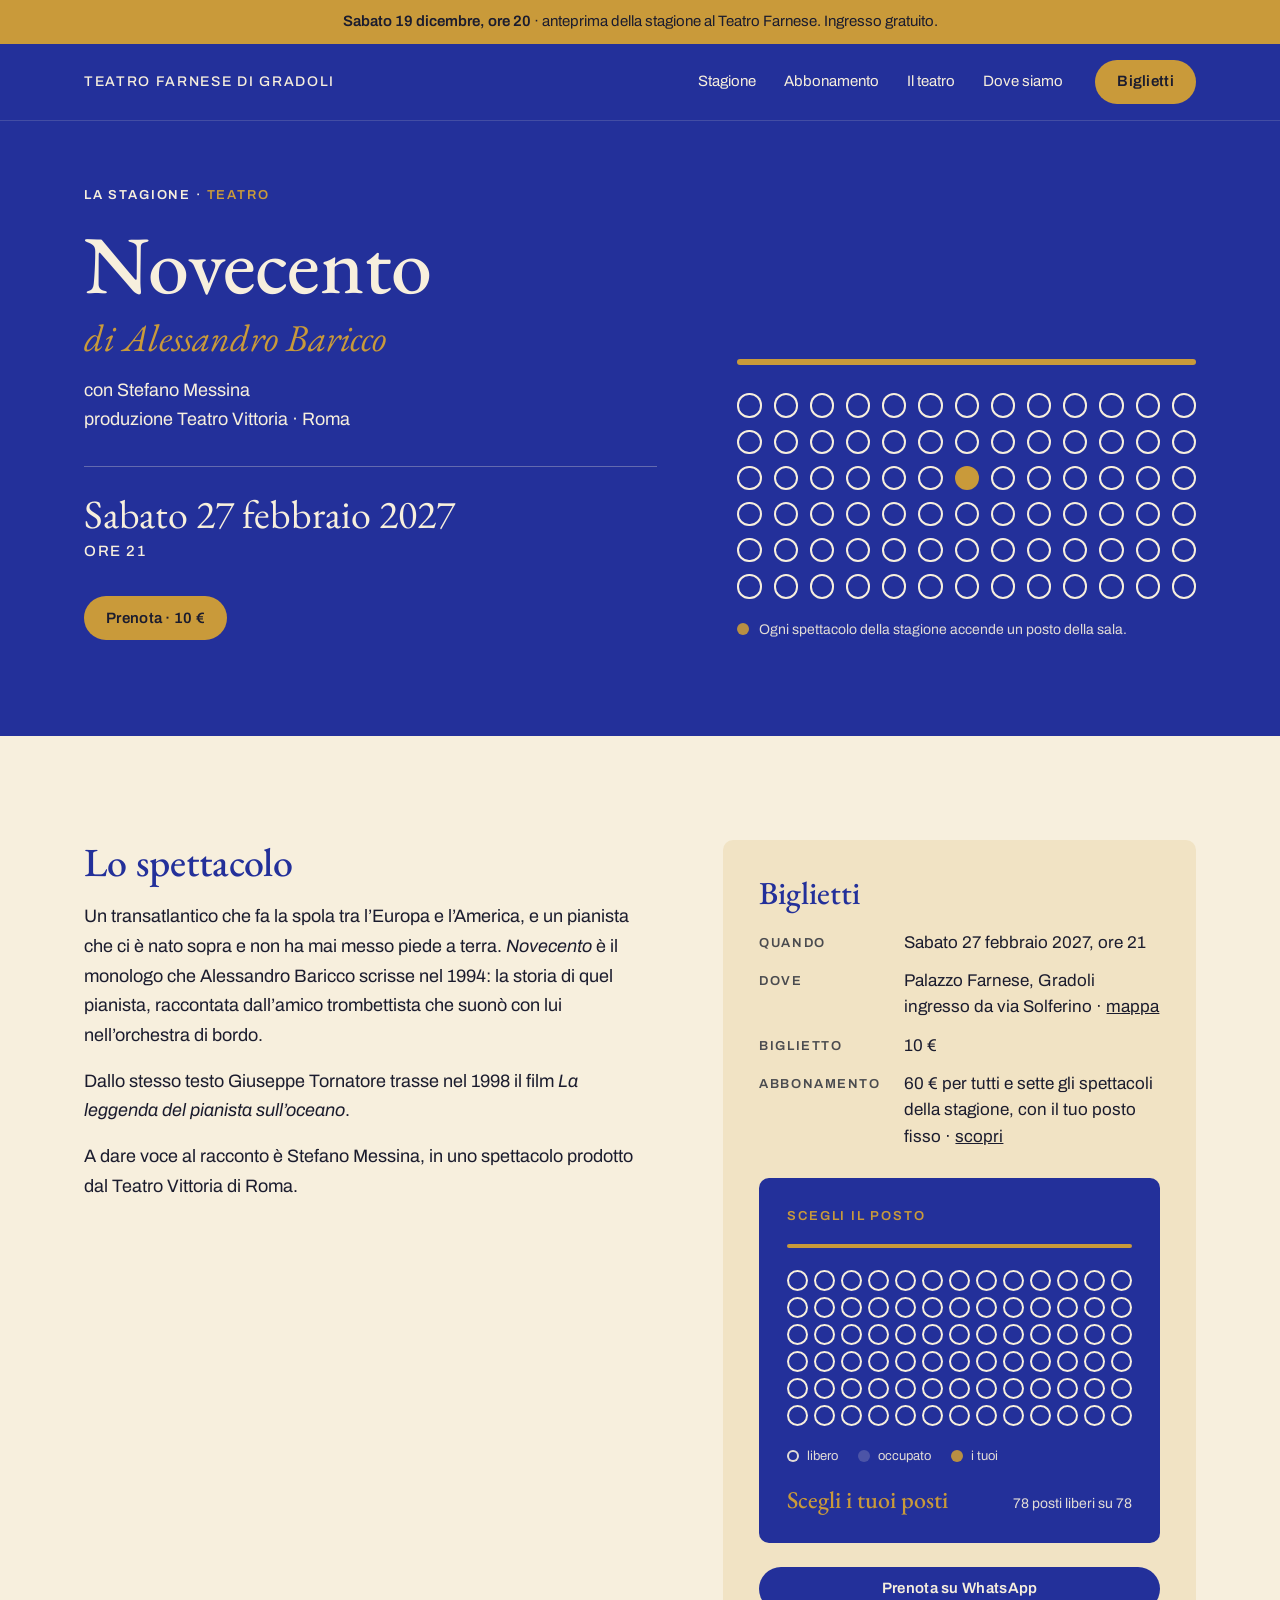
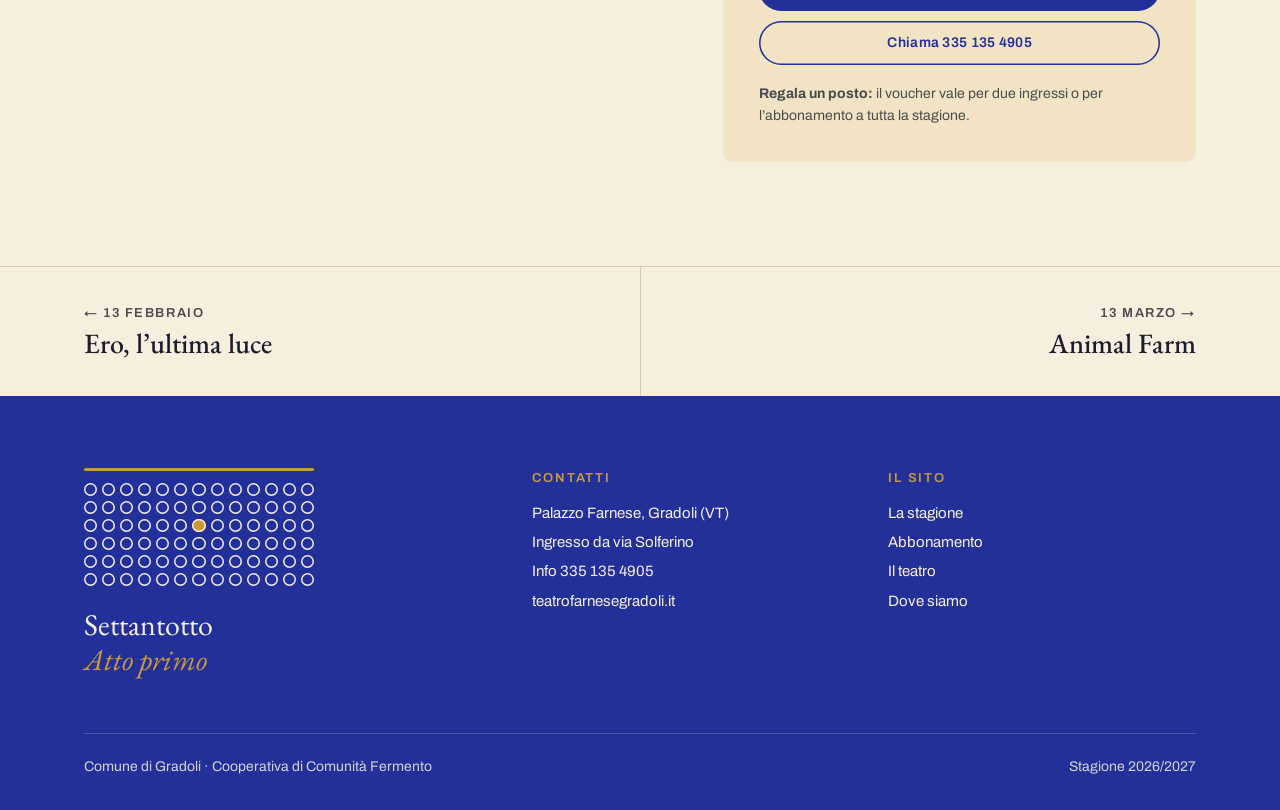
<file: novecento.html>
<!doctype html>
<html lang="it">
<head>
<meta charset="utf-8">
<meta name="viewport" content="width=device-width, initial-scale=1">
<title>Novecento · Teatro Farnese di Gradoli</title>
<meta name="description" content="Novecento di Alessandro Baricco, con Stefano Messina, produzione Teatro Vittoria di Roma. Sabato 27 febbraio 2027 alle 21 al Teatro Farnese di Gradoli.">
<meta name="robots" content="noindex">
<link rel="preconnect" href="https://fonts.googleapis.com">
<link rel="preconnect" href="https://fonts.gstatic.com" crossorigin>
<link href="https://fonts.googleapis.com/css2?family=EB+Garamond:ital,wght@0,400;0,500;1,400;1,500&family=Archivo:wght@400;500;600&display=swap" rel="stylesheet">
<link rel="stylesheet" href="stile.css?v=3">
</head>
<body>

<div class="avviso">
  <div class="contenitore">
    <p style="margin:0"><strong>Sabato 19 dicembre, ore 20</strong> · anteprima della stagione al Teatro Farnese. Ingresso gratuito.</p>
  </div>
</div>

<header class="testata">
  <div class="contenitore">
    <a class="marchio" href="index.html">Teatro Farnese di Gradoli</a>
    <nav class="menu" aria-label="Menu principale">
      <a href="index.html#stagione">Stagione</a>
      <a href="index.html#abbonamento">Abbonamento</a>
      <a href="index.html#teatro">Il teatro</a>
      <a href="index.html#dove">Dove siamo</a>
    </nav>
    <a class="bottone bottone-oro" href="#prenota">Biglietti</a>
  </div>
</header>

<main>
  <!-- Apertura dello spettacolo -->
  <section class="apertura apertura-spettacolo">
    <div class="contenitore">
      <div>
        <p class="etichetta"><a href="index.html#stagione">La stagione</a> · <span class="genere">Teatro</span></p>
        <h1>Novecento</h1>
        <p class="sottotitolo">di Alessandro Baricco</p>
        <p class="interpreti">con Stefano Messina<br>produzione Teatro Vittoria · Roma</p>
        <p class="quando-grande">Sabato 27 febbraio 2027<small>ore 21</small></p>
        <div class="azioni">
          <a class="bottone bottone-oro" href="#prenota">Prenota · 10 €</a>
        </div>
      </div>

      <figure class="sala" aria-label="La sala: 78 posti in sei file da tredici">
        <div class="palco" aria-hidden="true"></div>
        <ul class="posti" data-sala="spettacolo" data-acceso="C7" aria-hidden="true"></ul>
        <figcaption>Ogni spettacolo della stagione accende un posto della sala.</figcaption>
      </figure>
    </div>
  </section>

  <!-- Lo spettacolo + biglietti -->
  <section class="blocco">
    <div class="contenitore scheda-spettacolo">
      <div class="testo">
        <h2>Lo spettacolo</h2>
        <p>Un transatlantico che fa la spola tra l’Europa e l’America, e un pianista che ci è nato sopra e non ha mai messo piede a terra. <em>Novecento</em> è il monologo che Alessandro Baricco scrisse nel 1994: la storia di quel pianista, raccontata dall’amico trombettista che suonò con lui nell’orchestra di bordo.</p>
        <p>Dallo stesso testo Giuseppe Tornatore trasse nel 1998 il film <em>La leggenda del pianista sull’oceano</em>.</p>
        <p>A dare voce al racconto è Stefano Messina, in uno spettacolo prodotto dal Teatro Vittoria di Roma.</p>
      </div>

      <aside class="biglietto" id="prenota">
        <h2>Biglietti</h2>
        <dl class="info">
          <dt>Quando</dt><dd>Sabato 27 febbraio 2027, ore 21</dd>
          <dt>Dove</dt><dd>Palazzo Farnese, Gradoli<br>ingresso da via Solferino · <a href="https://www.google.com/maps/search/?api=1&amp;query=Via+Solferino+Gradoli+VT" target="_blank" rel="noopener">mappa</a></dd>
          <dt>Biglietto</dt><dd>10 €</dd>
          <dt>Abbonamento</dt><dd>60 € per tutti e sette gli spettacoli della stagione, con il tuo posto fisso · <a href="index.html#abbonamento">scopri</a></dd>
        </dl>
        <div class="tuo-posto scegli-biglietto">
          <p class="etichetta">Scegli il posto</p>
          <div class="palco" aria-hidden="true"></div>
          <div class="posti" data-sala="biglietto" data-spettacolo="novecento" role="group" aria-label="Scegli i posti per Novecento"></div>
          <ul class="legenda" aria-hidden="true">
            <li><span class="posto"></span>libero</li>
            <li><span class="posto occupato"></span>occupato</li>
            <li><span class="posto scelto"></span>i tuoi</li>
          </ul>
          <p class="didascalia" aria-live="polite">
            <strong id="posti-scelti">Scegli i tuoi posti</strong>
            <span id="posti-conto">Tocca uno o più posti liberi.</span>
          </p>
        </div>
        <div class="azioni">
          <a class="bottone bottone-blu" id="prenota-whatsapp" data-testo="Buongiorno, vorrei prenotare per Novecento, sabato 27 febbraio 2027 alle 21." href="https://wa.me/393351354905?text=Buongiorno%2C%20vorrei%20prenotare%20per%20Novecento%2C%20sabato%2027%20febbraio%202027%20alle%2021.%20Numero%20di%20posti%3A%20" target="_blank" rel="noopener">Prenota su WhatsApp</a>
          <a class="bottone bottone-filo" href="tel:+393351354905">Chiama 335 135 4905</a>
        </div>
        <p class="nota"><strong>Regala un posto:</strong> il voucher vale per due ingressi o per l’abbonamento a tutta la stagione.</p>
      </aside>
    </div>
  </section>

  <!-- Spettacolo precedente e successivo -->
  <nav class="altri" aria-label="Altri spettacoli della stagione">
    <div class="contenitore">
      <a href="ero-l-ultima-luce.html"><small>← 13 febbraio</small><strong>Ero, l’ultima luce</strong></a>
      <a href="animal-farm.html"><small>13 marzo →</small><strong>Animal Farm</strong></a>
    </div>
  </nav>
</main>

<footer class="piede">
  <div class="contenitore">
    <div class="colonne">
      <div>
        <div class="mini" aria-hidden="true">
          <div class="palco"></div>
          <ul class="posti" data-sala="piede"></ul>
        </div>
        <p class="firma">Settantotto<br><em>Atto primo</em></p>
      </div>
      <div>
        <h3>Contatti</h3>
        <ul>
          <li>Palazzo Farnese, Gradoli (VT)</li>
          <li>Ingresso da via Solferino</li>
          <li><a href="tel:+393351354905">Info 335 135 4905</a></li>
          <li>teatrofarnesegradoli.it</li>
        </ul>
      </div>
      <div>
        <h3>Il sito</h3>
        <ul>
          <li><a href="index.html#stagione">La stagione</a></li>
          <li><a href="index.html#abbonamento">Abbonamento</a></li>
          <li><a href="index.html#teatro">Il teatro</a></li>
          <li><a href="index.html#dove">Dove siamo</a></li>
        </ul>
      </div>
    </div>
    <div class="crediti">
      <p>Comune di Gradoli · Cooperativa di Comunità Fermento</p>
      <p>Stagione 2026/2027</p>
    </div>
  </div>
</footer>

<script src="posti.js"></script>
<script src="sala.js?v=3"></script>
</body>
</html>
</file>
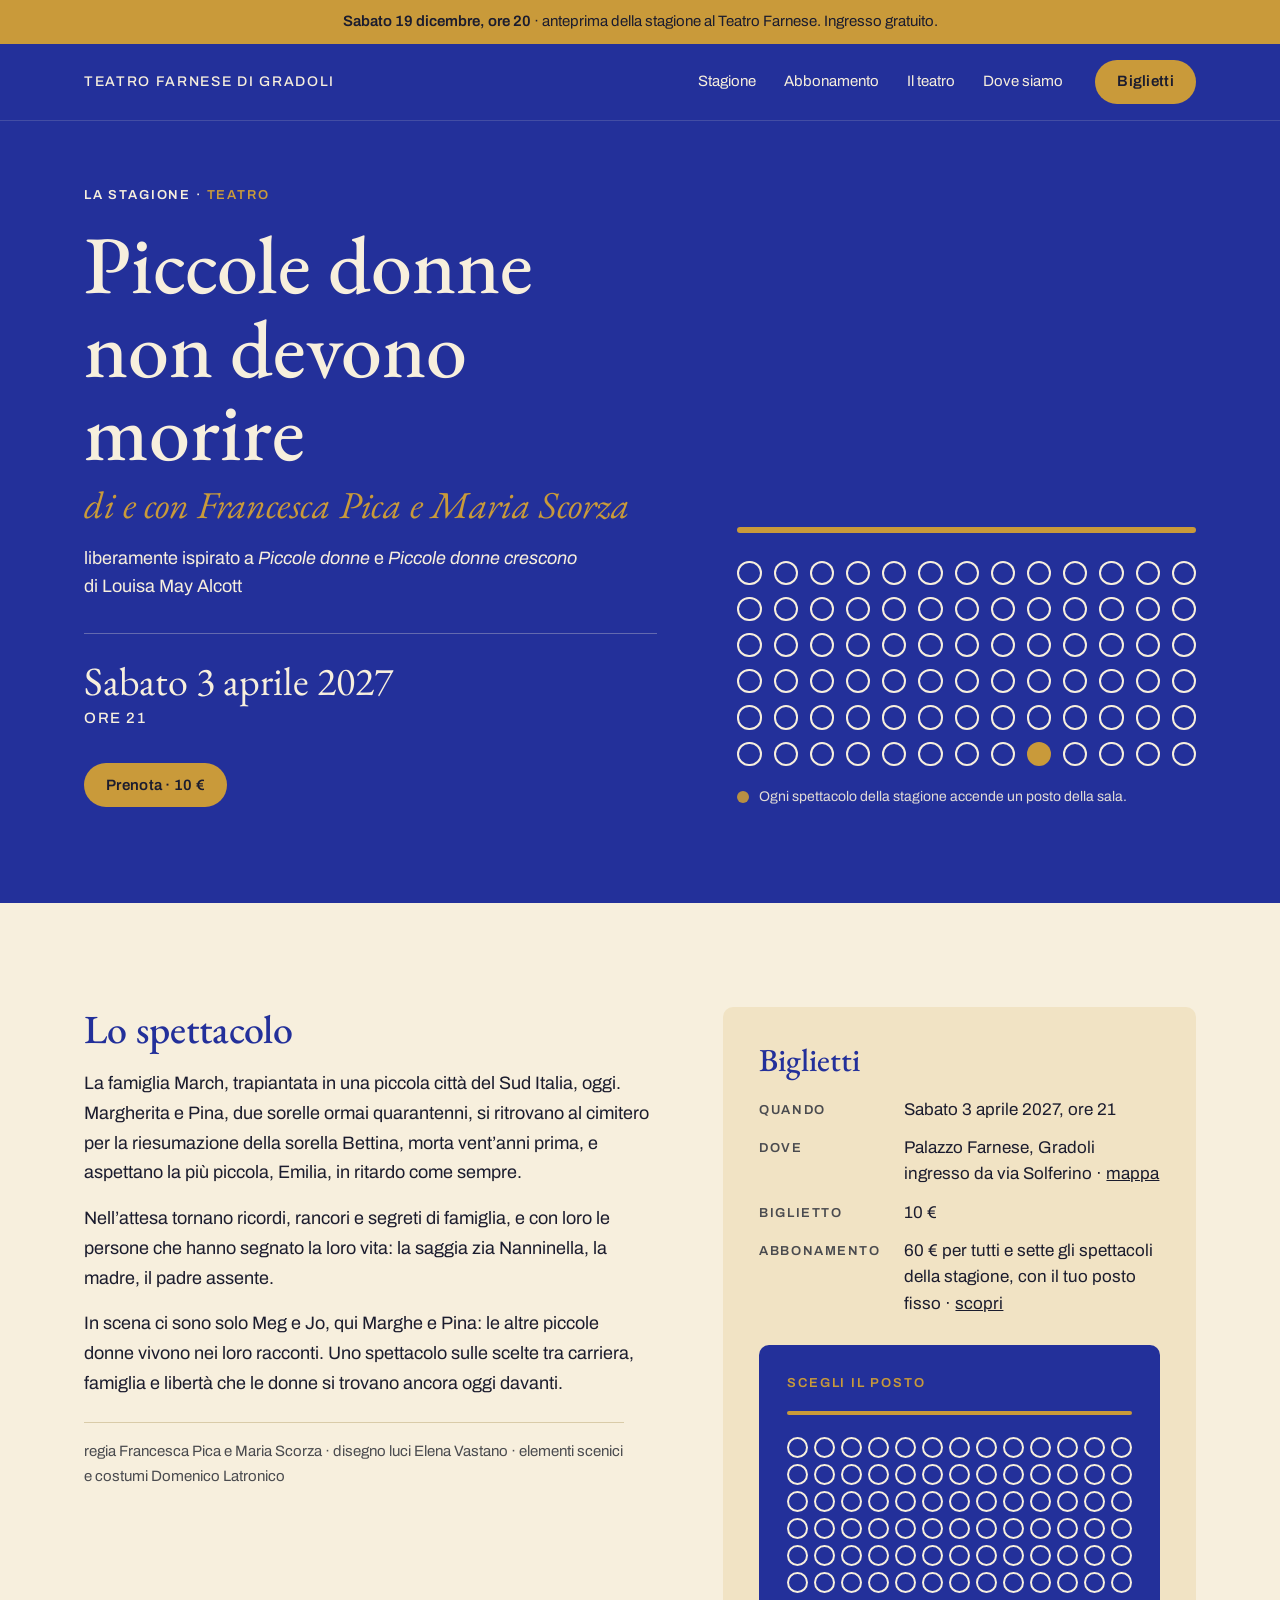
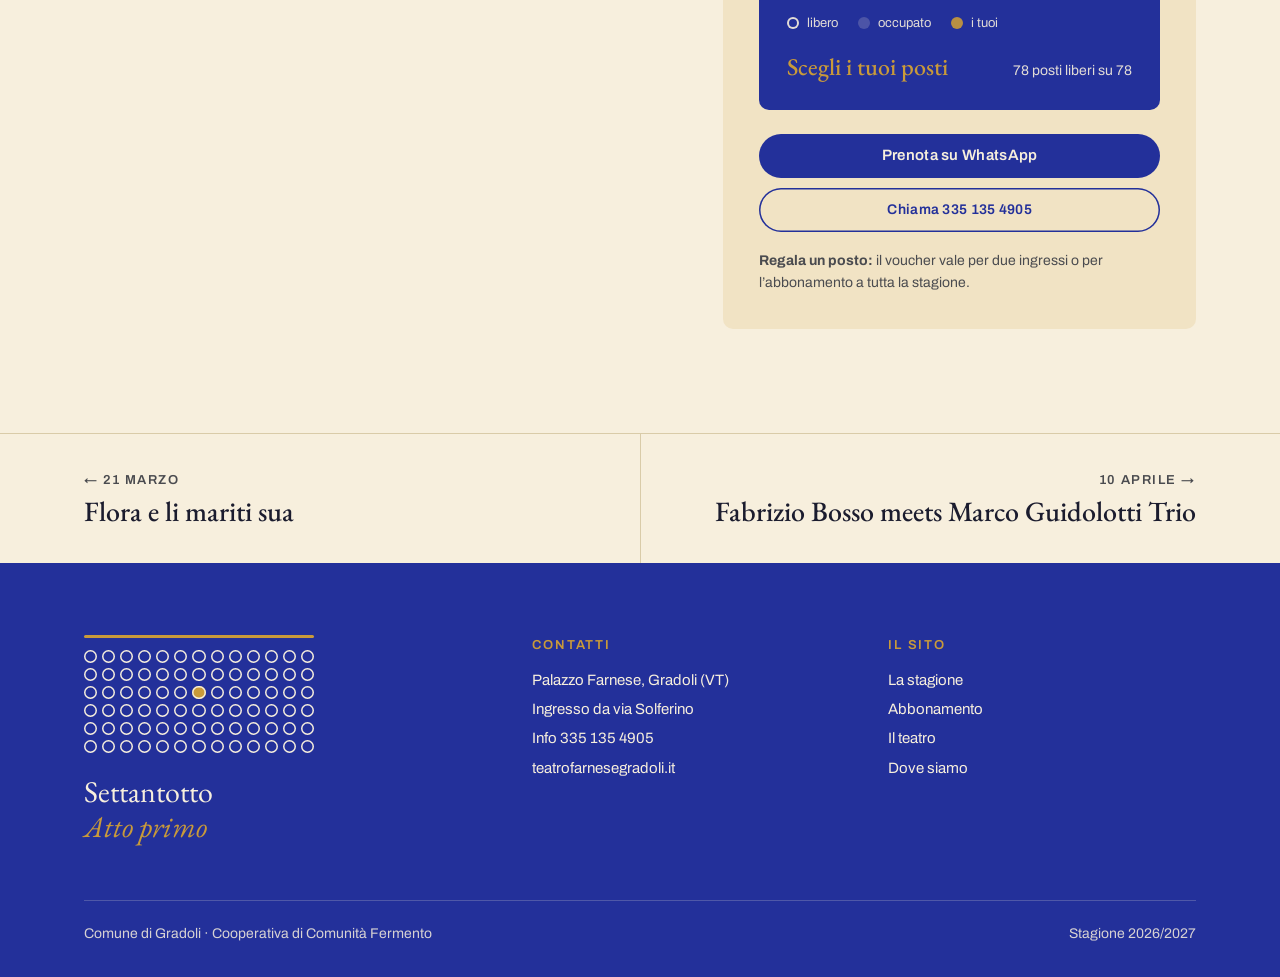
<file: piccole-donne-non-devono-morire.html>
<!doctype html>
<html lang="it">
<head>
<meta charset="utf-8">
<meta name="viewport" content="width=device-width, initial-scale=1">
<title>Piccole donne non devono morire · Teatro Farnese di Gradoli</title>
<meta name="description" content="Piccole donne non devono morire, di e con Francesca Pica e Maria Scorza, liberamente ispirato a Louisa May Alcott. Sabato 3 aprile 2027 alle 21 al Teatro Farnese di Gradoli.">
<meta name="robots" content="noindex">
<link rel="preconnect" href="https://fonts.googleapis.com">
<link rel="preconnect" href="https://fonts.gstatic.com" crossorigin>
<link href="https://fonts.googleapis.com/css2?family=EB+Garamond:ital,wght@0,400;0,500;1,400;1,500&family=Archivo:wght@400;500;600&display=swap" rel="stylesheet">
<link rel="stylesheet" href="stile.css?v=3">
</head>
<body>

<div class="avviso">
  <div class="contenitore">
    <p style="margin:0"><strong>Sabato 19 dicembre, ore 20</strong> · anteprima della stagione al Teatro Farnese. Ingresso gratuito.</p>
  </div>
</div>

<header class="testata">
  <div class="contenitore">
    <a class="marchio" href="index.html">Teatro Farnese di Gradoli</a>
    <nav class="menu" aria-label="Menu principale">
      <a href="index.html#stagione">Stagione</a>
      <a href="index.html#abbonamento">Abbonamento</a>
      <a href="index.html#teatro">Il teatro</a>
      <a href="index.html#dove">Dove siamo</a>
    </nav>
    <a class="bottone bottone-oro" href="#prenota">Biglietti</a>
  </div>
</header>

<main>
  <!-- Apertura dello spettacolo -->
  <section class="apertura apertura-spettacolo">
    <div class="contenitore">
      <div>
        <p class="etichetta"><a href="index.html#stagione">La stagione</a> · <span class="genere">Teatro</span></p>
        <h1>Piccole donne non devono morire</h1>
        <p class="sottotitolo">di e con Francesca Pica e Maria Scorza</p>
        <p class="interpreti">liberamente ispirato a <em>Piccole donne</em> e <em>Piccole donne crescono</em><br>di Louisa May Alcott</p>
        <p class="quando-grande">Sabato 3 aprile 2027<small>ore 21</small></p>
        <div class="azioni">
          <a class="bottone bottone-oro" href="#prenota">Prenota · 10 €</a>
        </div>
      </div>

      <figure class="sala" aria-label="La sala: 78 posti in sei file da tredici">
        <div class="palco" aria-hidden="true"></div>
        <ul class="posti" data-sala="spettacolo" data-acceso="F9" aria-hidden="true"></ul>
        <figcaption>Ogni spettacolo della stagione accende un posto della sala.</figcaption>
      </figure>
    </div>
  </section>

  <!-- Lo spettacolo + biglietti -->
  <section class="blocco">
    <div class="contenitore scheda-spettacolo">
      <div class="testo">
        <h2>Lo spettacolo</h2>
        <p>La famiglia March, trapiantata in una piccola città del Sud Italia, oggi. Margherita e Pina, due sorelle ormai quarantenni, si ritrovano al cimitero per la riesumazione della sorella Bettina, morta vent’anni prima, e aspettano la più piccola, Emilia, in ritardo come sempre.</p>
        <p>Nell’attesa tornano ricordi, rancori e segreti di famiglia, e con loro le persone che hanno segnato la loro vita: la saggia zia Nanninella, la madre, il padre assente.</p>
        <p>In scena ci sono solo Meg e Jo, qui Marghe e Pina: le altre piccole donne vivono nei loro racconti. Uno spettacolo sulle scelte tra carriera, famiglia e libertà che le donne si trovano ancora oggi davanti.</p>
        <p class="crediti">regia Francesca Pica e Maria Scorza · disegno luci Elena Vastano · elementi scenici e costumi Domenico Latronico</p>
      </div>

      <aside class="biglietto" id="prenota">
        <h2>Biglietti</h2>
        <dl class="info">
          <dt>Quando</dt><dd>Sabato 3 aprile 2027, ore 21</dd>
          <dt>Dove</dt><dd>Palazzo Farnese, Gradoli<br>ingresso da via Solferino · <a href="https://www.google.com/maps/search/?api=1&amp;query=Via+Solferino+Gradoli+VT" target="_blank" rel="noopener">mappa</a></dd>
          <dt>Biglietto</dt><dd>10 €</dd>
          <dt>Abbonamento</dt><dd>60 € per tutti e sette gli spettacoli della stagione, con il tuo posto fisso · <a href="index.html#abbonamento">scopri</a></dd>
        </dl>
        <div class="tuo-posto scegli-biglietto">
          <p class="etichetta">Scegli il posto</p>
          <div class="palco" aria-hidden="true"></div>
          <div class="posti" data-sala="biglietto" data-spettacolo="piccole-donne-non-devono-morire" role="group" aria-label="Scegli i posti per Piccole donne non devono morire"></div>
          <ul class="legenda" aria-hidden="true">
            <li><span class="posto"></span>libero</li>
            <li><span class="posto occupato"></span>occupato</li>
            <li><span class="posto scelto"></span>i tuoi</li>
          </ul>
          <p class="didascalia" aria-live="polite">
            <strong id="posti-scelti">Scegli i tuoi posti</strong>
            <span id="posti-conto">Tocca uno o più posti liberi.</span>
          </p>
        </div>
        <div class="azioni">
          <a class="bottone bottone-blu" id="prenota-whatsapp" data-testo="Buongiorno, vorrei prenotare per Piccole donne non devono morire, sabato 3 aprile 2027 alle 21." href="https://wa.me/393351354905?text=Buongiorno%2C%20vorrei%20prenotare%20per%20Piccole%20donne%20non%20devono%20morire%2C%20sabato%203%20aprile%202027%20alle%2021.%20Numero%20di%20posti%3A%20" target="_blank" rel="noopener">Prenota su WhatsApp</a>
          <a class="bottone bottone-filo" href="tel:+393351354905">Chiama 335 135 4905</a>
        </div>
        <p class="nota"><strong>Regala un posto:</strong> il voucher vale per due ingressi o per l’abbonamento a tutta la stagione.</p>
      </aside>
    </div>
  </section>

  <!-- Spettacolo precedente e successivo -->
  <nav class="altri" aria-label="Altri spettacoli della stagione">
    <div class="contenitore">
      <a href="flora-e-li-mariti-sua.html"><small>← 21 marzo</small><strong>Flora e li mariti sua</strong></a>
      <a href="bosso-guidolotti.html"><small>10 aprile →</small><strong>Fabrizio Bosso meets Marco Guidolotti Trio</strong></a>
    </div>
  </nav>
</main>

<footer class="piede">
  <div class="contenitore">
    <div class="colonne">
      <div>
        <div class="mini" aria-hidden="true">
          <div class="palco"></div>
          <ul class="posti" data-sala="piede"></ul>
        </div>
        <p class="firma">Settantotto<br><em>Atto primo</em></p>
      </div>
      <div>
        <h3>Contatti</h3>
        <ul>
          <li>Palazzo Farnese, Gradoli (VT)</li>
          <li>Ingresso da via Solferino</li>
          <li><a href="tel:+393351354905">Info 335 135 4905</a></li>
          <li>teatrofarnesegradoli.it</li>
        </ul>
      </div>
      <div>
        <h3>Il sito</h3>
        <ul>
          <li><a href="index.html#stagione">La stagione</a></li>
          <li><a href="index.html#abbonamento">Abbonamento</a></li>
          <li><a href="index.html#teatro">Il teatro</a></li>
          <li><a href="index.html#dove">Dove siamo</a></li>
        </ul>
      </div>
    </div>
    <div class="crediti">
      <p>Comune di Gradoli · Cooperativa di Comunità Fermento</p>
      <p>Stagione 2026/2027</p>
    </div>
  </div>
</footer>

<script src="posti.js"></script>
<script src="sala.js?v=3"></script>
</body>
</html>
</file>
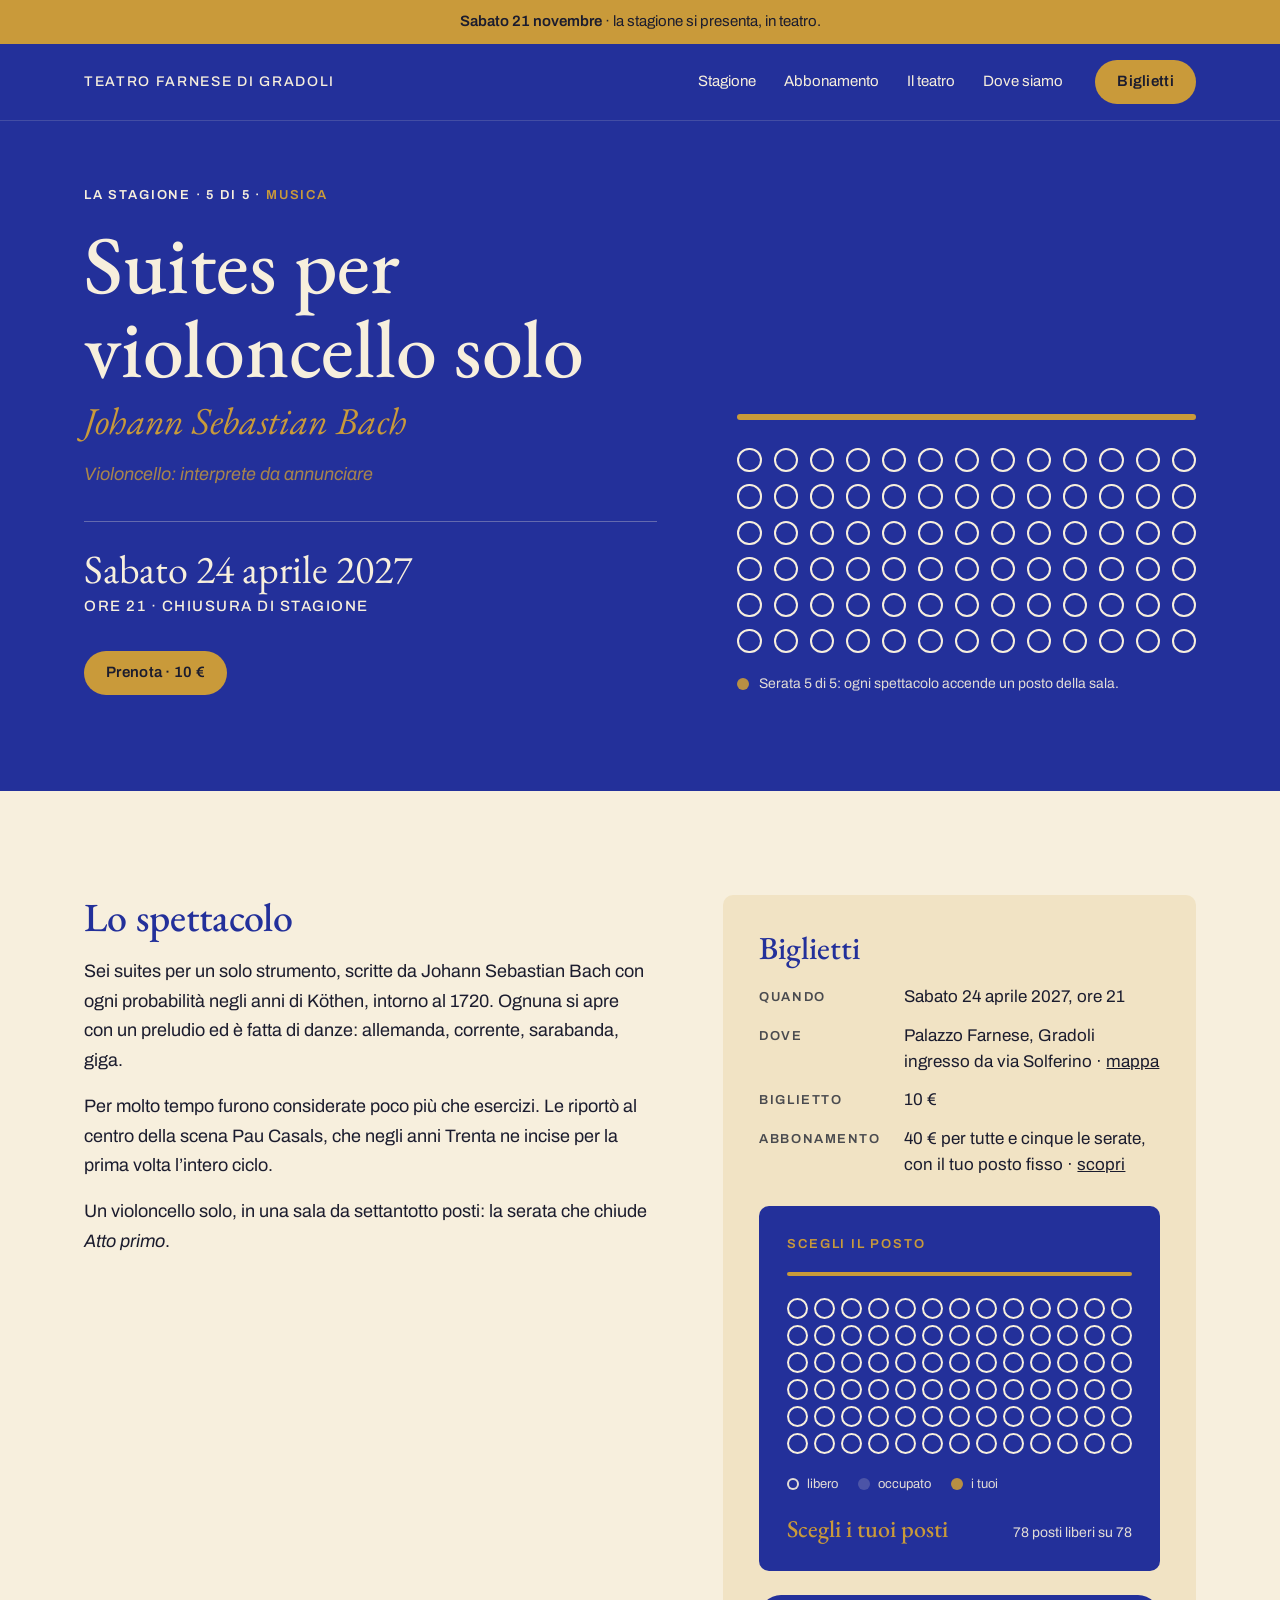
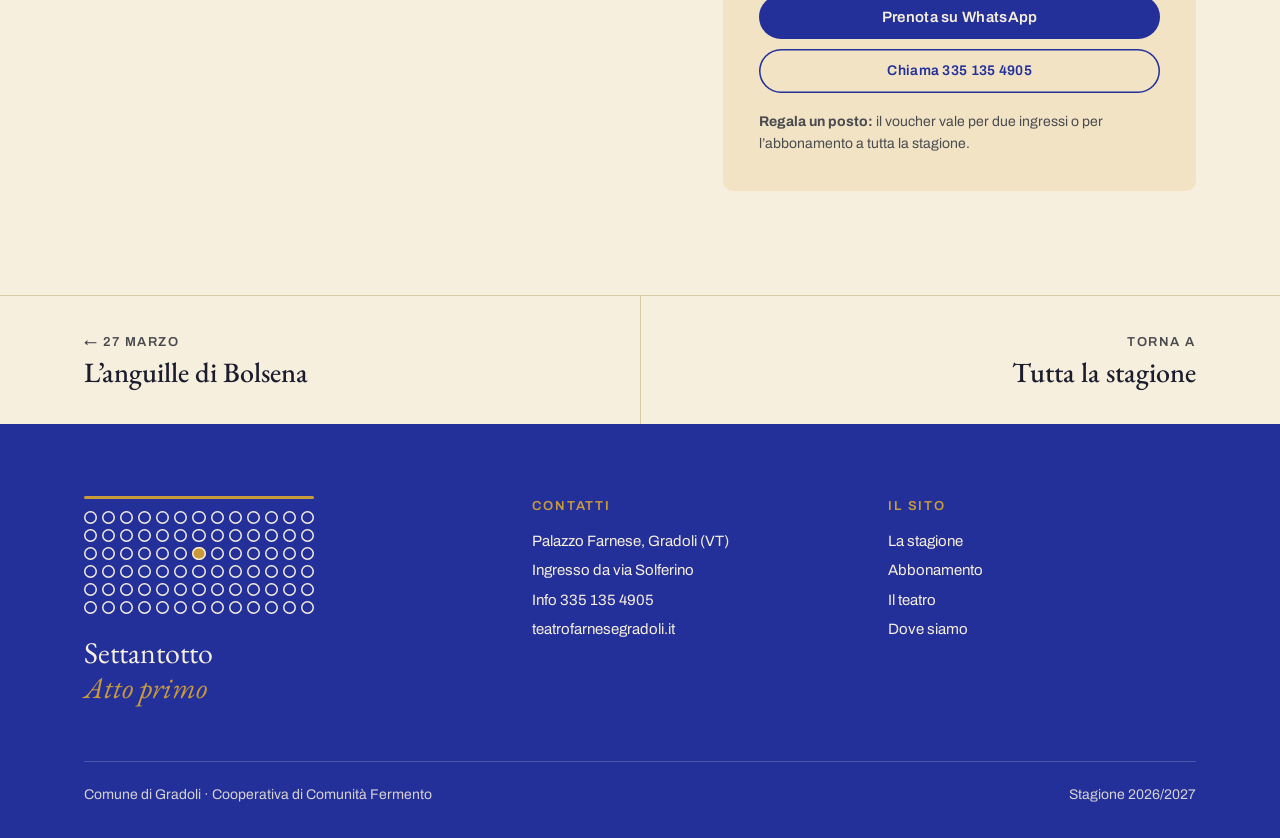
<file: suites-bach.html>
<!doctype html>
<html lang="it">
<head>
<meta charset="utf-8">
<meta name="viewport" content="width=device-width, initial-scale=1">
<title>Suites per violoncello solo · 24 aprile · Teatro Farnese di Gradoli</title>
<meta name="description" content="Le Suites per violoncello solo di Johann Sebastian Bach. Sabato 24 aprile 2027 alle 21 al Teatro Farnese di Gradoli.">
<meta name="robots" content="noindex">
<link rel="preconnect" href="https://fonts.googleapis.com">
<link rel="preconnect" href="https://fonts.gstatic.com" crossorigin>
<link href="https://fonts.googleapis.com/css2?family=EB+Garamond:ital,wght@0,400;0,500;1,400;1,500&family=Archivo:wght@400;500;600&display=swap" rel="stylesheet">
<link rel="stylesheet" href="stile.css?v=2">
</head>
<body>

<div class="avviso">
  <div class="contenitore">
    <p style="margin:0"><strong>Sabato 21 novembre</strong> · la stagione si presenta, in teatro.</p>
  </div>
</div>

<header class="testata">
  <div class="contenitore">
    <a class="marchio" href="index.html">Teatro Farnese di Gradoli</a>
    <nav class="menu" aria-label="Menu principale">
      <a href="index.html#stagione">Stagione</a>
      <a href="index.html#abbonamento">Abbonamento</a>
      <a href="index.html#teatro">Il teatro</a>
      <a href="index.html#dove">Dove siamo</a>
    </nav>
    <a class="bottone bottone-oro" href="#prenota">Biglietti</a>
  </div>
</header>

<main>
  <!-- Apertura dello spettacolo -->
  <section class="apertura apertura-spettacolo">
    <div class="contenitore">
      <div>
        <p class="etichetta"><a href="index.html#stagione">La stagione</a> · 5 di 5 · <span class="genere">Musica</span></p>
        <h1>Suites per violoncello solo</h1>
        <p class="sottotitolo">Johann Sebastian Bach</p>
        <p class="interpreti"><span class="da-annunciare">Violoncello: interprete da annunciare</span></p>
        <p class="quando-grande">Sabato 24 aprile 2027<small>ore 21 · chiusura di stagione</small></p>
        <div class="azioni">
          <a class="bottone bottone-oro" href="#prenota">Prenota · 10 €</a>
        </div>
      </div>

      <figure class="sala" aria-label="La sala: il posto acceso è la serata 5 di 5">
        <div class="palco" aria-hidden="true"></div>
        <ul class="posti" data-sala="spettacolo" data-numero="5" aria-hidden="true"></ul>
        <figcaption>Serata 5 di 5: ogni spettacolo accende un posto della sala.</figcaption>
      </figure>
    </div>
  </section>

  <!-- Lo spettacolo + biglietti -->
  <section class="blocco">
    <div class="contenitore scheda-spettacolo">
      <div class="testo">
        <h2>Lo spettacolo</h2>
        <p>Sei suites per un solo strumento, scritte da Johann Sebastian Bach con ogni probabilità negli anni di Köthen, intorno al 1720. Ognuna si apre con un preludio ed è fatta di danze: allemanda, corrente, sarabanda, giga.</p>
        <p>Per molto tempo furono considerate poco più che esercizi. Le riportò al centro della scena Pau Casals, che negli anni Trenta ne incise per la prima volta l’intero ciclo.</p>
        <p>Un violoncello solo, in una sala da settantotto posti: la serata che chiude <em>Atto primo</em>.</p>
      </div>

      <aside class="biglietto" id="prenota">
        <h2>Biglietti</h2>
        <dl class="info">
          <dt>Quando</dt><dd>Sabato 24 aprile 2027, ore 21</dd>
          <dt>Dove</dt><dd>Palazzo Farnese, Gradoli<br>ingresso da via Solferino · <a href="https://www.google.com/maps/search/?api=1&amp;query=Via+Solferino+Gradoli+VT" target="_blank" rel="noopener">mappa</a></dd>
          <dt>Biglietto</dt><dd>10 €</dd>
          <dt>Abbonamento</dt><dd>40 € per tutte e cinque le serate, con il tuo posto fisso · <a href="index.html#abbonamento">scopri</a></dd>
        </dl>
        <div class="tuo-posto scegli-biglietto">
          <p class="etichetta">Scegli il posto</p>
          <div class="palco" aria-hidden="true"></div>
          <div class="posti" data-sala="biglietto" data-spettacolo="suites-bach" role="group" aria-label="Scegli i posti per Suites per violoncello solo"></div>
          <ul class="legenda" aria-hidden="true">
            <li><span class="posto"></span>libero</li>
            <li><span class="posto occupato"></span>occupato</li>
            <li><span class="posto scelto"></span>i tuoi</li>
          </ul>
          <p class="didascalia" aria-live="polite">
            <strong id="posti-scelti">Scegli i tuoi posti</strong>
            <span id="posti-conto">Tocca uno o più posti liberi.</span>
          </p>
        </div>
        <div class="azioni">
          <a class="bottone bottone-blu" id="prenota-whatsapp" data-testo="Buongiorno, vorrei prenotare per Suites per violoncello solo, sabato 24 aprile 2027 alle 21." href="https://wa.me/393351354905?text=Buongiorno%2C%20vorrei%20prenotare%20per%20Suites%20per%20violoncello%20solo%2C%20sabato%2024%20aprile%202027%20alle%2021.%20Numero%20di%20posti%3A%20" target="_blank" rel="noopener">Prenota su WhatsApp</a>
          <a class="bottone bottone-filo" href="tel:+393351354905">Chiama 335 135 4905</a>
        </div>
        <p class="nota"><strong>Regala un posto:</strong> il voucher vale per due ingressi o per l’abbonamento a tutta la stagione.</p>
      </aside>
    </div>
  </section>

  <!-- Spettacolo precedente e successivo -->
  <nav class="altri" aria-label="Altri spettacoli della stagione">
    <div class="contenitore">
      <a href="anguille-di-bolsena.html"><small>← 27 marzo</small><strong>L’anguille di Bolsena</strong></a>
      <a href="index.html#stagione"><small>Torna a</small><strong>Tutta la stagione</strong></a>
    </div>
  </nav>
</main>

<footer class="piede">
  <div class="contenitore">
    <div class="colonne">
      <div>
        <div class="mini" aria-hidden="true">
          <div class="palco"></div>
          <ul class="posti" data-sala="piede"></ul>
        </div>
        <p class="firma">Settantotto<br><em>Atto primo</em></p>
      </div>
      <div>
        <h3>Contatti</h3>
        <ul>
          <li>Palazzo Farnese, Gradoli (VT)</li>
          <li>Ingresso da via Solferino</li>
          <li><a href="tel:+393351354905">Info 335 135 4905</a></li>
          <li>teatrofarnesegradoli.it</li>
        </ul>
      </div>
      <div>
        <h3>Il sito</h3>
        <ul>
          <li><a href="index.html#stagione">La stagione</a></li>
          <li><a href="index.html#abbonamento">Abbonamento</a></li>
          <li><a href="index.html#teatro">Il teatro</a></li>
          <li><a href="index.html#dove">Dove siamo</a></li>
        </ul>
      </div>
    </div>
    <div class="crediti">
      <p>Comune di Gradoli · Cooperativa di Comunità Fermento</p>
      <p>Stagione 2026/2027</p>
    </div>
  </div>
</footer>

<script src="posti.js"></script>
<script src="sala.js?v=2"></script>
</body>
</html>
</file>
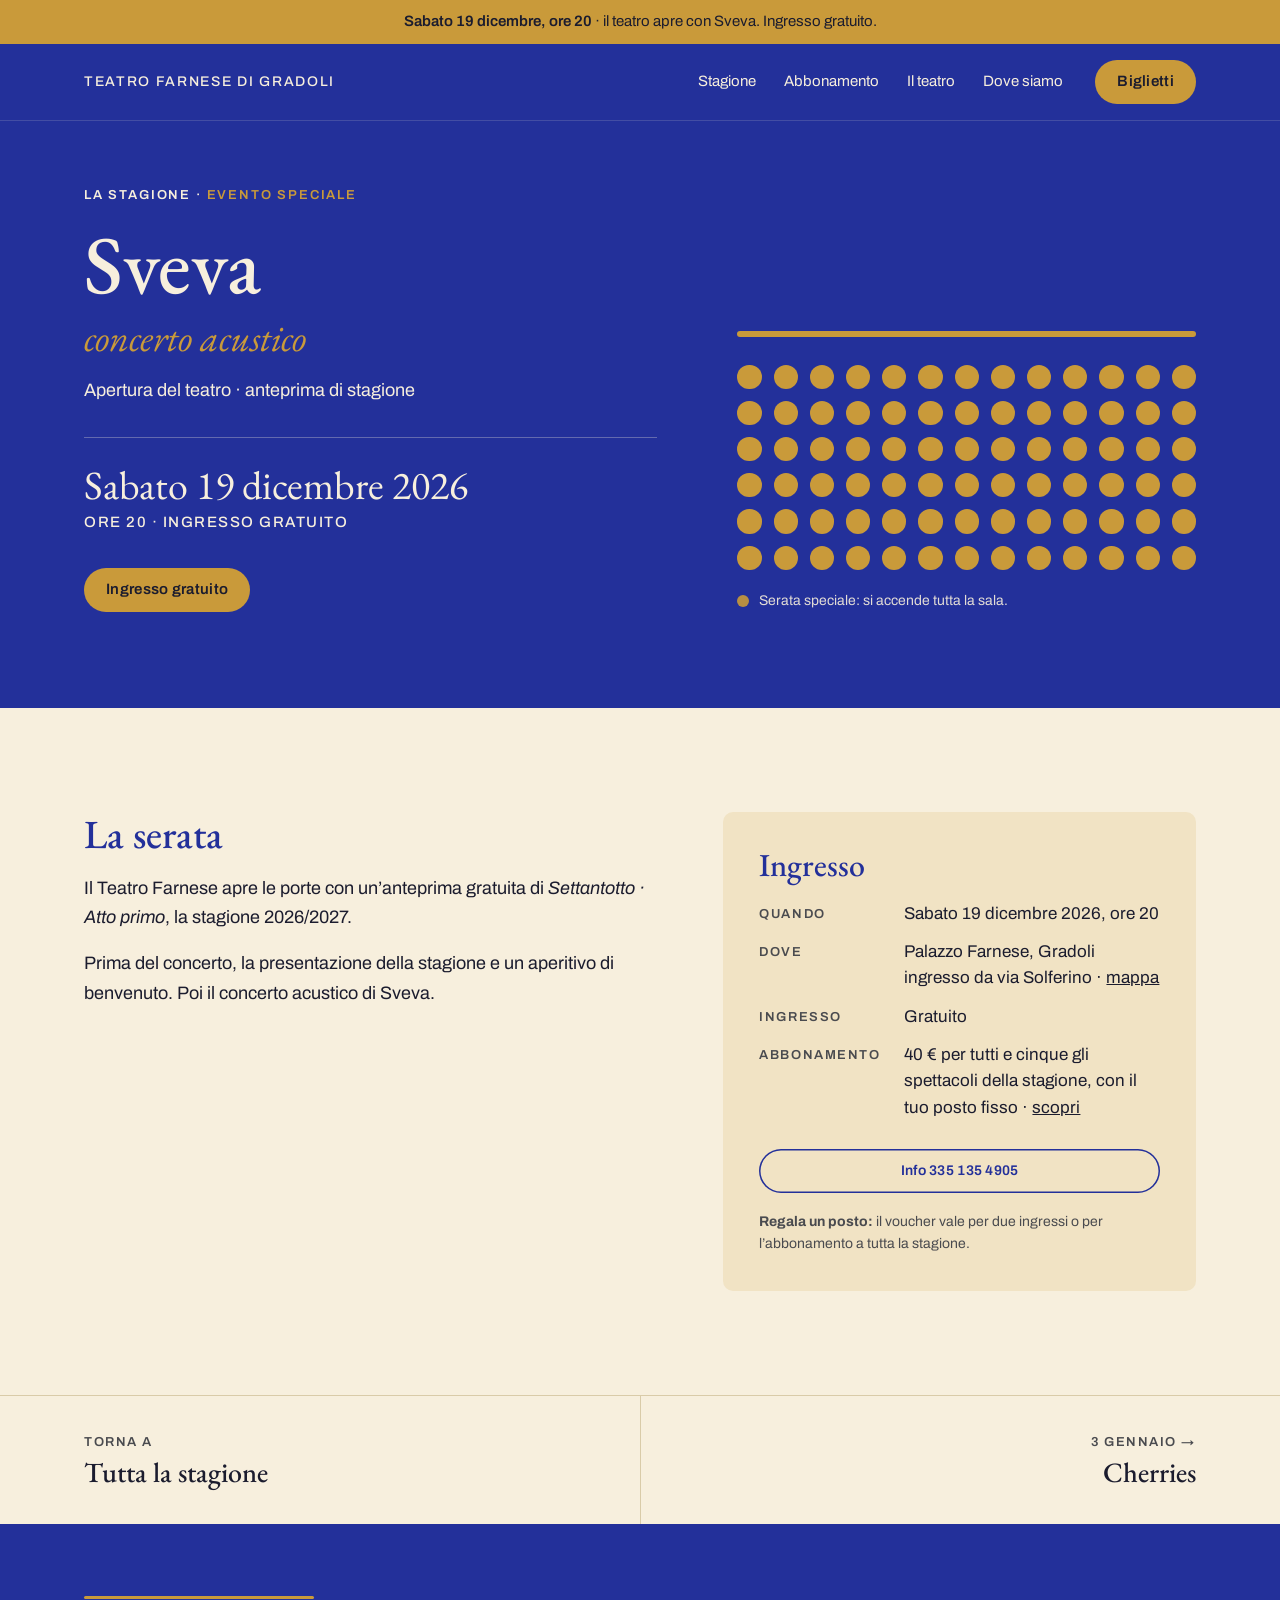
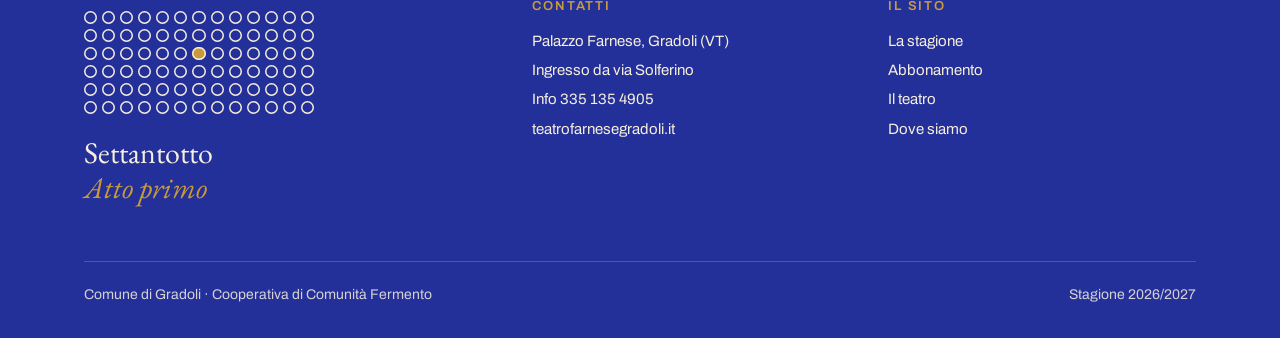
<file: sveva.html>
<!doctype html>
<html lang="it">
<head>
<meta charset="utf-8">
<meta name="viewport" content="width=device-width, initial-scale=1">
<title>Sveva · Teatro Farnese di Gradoli</title>
<meta name="description" content="Apertura del Teatro Farnese di Gradoli: anteprima gratuita della stagione Settantotto con il concerto acustico di Sveva. Sabato 19 dicembre 2026 alle 20.">
<meta name="robots" content="noindex">
<link rel="preconnect" href="https://fonts.googleapis.com">
<link rel="preconnect" href="https://fonts.gstatic.com" crossorigin>
<link href="https://fonts.googleapis.com/css2?family=EB+Garamond:ital,wght@0,400;0,500;1,400;1,500&family=Archivo:wght@400;500;600&display=swap" rel="stylesheet">
<link rel="stylesheet" href="stile.css?v=3">
</head>
<body>

<div class="avviso">
  <div class="contenitore">
    <p style="margin:0"><strong>Sabato 19 dicembre, ore 20</strong> · il teatro apre con Sveva. Ingresso gratuito.</p>
  </div>
</div>

<header class="testata">
  <div class="contenitore">
    <a class="marchio" href="index.html">Teatro Farnese di Gradoli</a>
    <nav class="menu" aria-label="Menu principale">
      <a href="index.html#stagione">Stagione</a>
      <a href="index.html#abbonamento">Abbonamento</a>
      <a href="index.html#teatro">Il teatro</a>
      <a href="index.html#dove">Dove siamo</a>
    </nav>
    <a class="bottone bottone-oro" href="#prenota">Biglietti</a>
  </div>
</header>

<main>
  <!-- Apertura dello spettacolo -->
  <section class="apertura apertura-spettacolo">
    <div class="contenitore">
      <div>
        <p class="etichetta"><a href="index.html#stagione">La stagione</a> · <span class="genere">Evento speciale</span></p>
        <h1>Sveva</h1>
        <p class="sottotitolo">concerto acustico</p>
        <p class="interpreti">Apertura del teatro · anteprima di stagione</p>
        <p class="quando-grande">Sabato 19 dicembre 2026<small>ore 20 · ingresso gratuito</small></p>
        <div class="azioni">
          <a class="bottone bottone-oro" href="#prenota">Ingresso gratuito</a>
        </div>
      </div>

      <figure class="sala" aria-label="La sala: 78 posti in sei file da tredici">
        <div class="palco" aria-hidden="true"></div>
        <ul class="posti" data-sala="spettacolo" data-acceso="tutti" aria-hidden="true"></ul>
        <figcaption>Serata speciale: si accende tutta la sala.</figcaption>
      </figure>
    </div>
  </section>

  <!-- Lo spettacolo + biglietti -->
  <section class="blocco">
    <div class="contenitore scheda-spettacolo">
      <div class="testo">
        <h2>La serata</h2>
        <p>Il Teatro Farnese apre le porte con un’anteprima gratuita di <em>Settantotto · Atto primo</em>, la stagione 2026/2027.</p>
        <p>Prima del concerto, la presentazione della stagione e un aperitivo di benvenuto. Poi il concerto acustico di Sveva.</p>
      </div>

      <aside class="biglietto" id="prenota">
        <h2>Ingresso</h2>
        <dl class="info">
          <dt>Quando</dt><dd>Sabato 19 dicembre 2026, ore 20</dd>
          <dt>Dove</dt><dd>Palazzo Farnese, Gradoli<br>ingresso da via Solferino · <a href="https://www.google.com/maps/search/?api=1&amp;query=Via+Solferino+Gradoli+VT" target="_blank" rel="noopener">mappa</a></dd>
          <dt>Ingresso</dt><dd>Gratuito</dd>
          <dt>Abbonamento</dt><dd>40 € per tutti e cinque gli spettacoli della stagione, con il tuo posto fisso · <a href="index.html#abbonamento">scopri</a></dd>
        </dl>
        <div class="azioni">
          <a class="bottone bottone-filo" href="tel:+393351354905">Info 335 135 4905</a>
        </div>
        <p class="nota"><strong>Regala un posto:</strong> il voucher vale per due ingressi o per l’abbonamento a tutta la stagione.</p>
      </aside>
    </div>
  </section>

  <!-- Spettacolo precedente e successivo -->
  <nav class="altri" aria-label="Altri spettacoli della stagione">
    <div class="contenitore">
      <a href="index.html#stagione"><small>Torna a</small><strong>Tutta la stagione</strong></a>
      <a href="cherries.html"><small>3 gennaio →</small><strong>Cherries</strong></a>
    </div>
  </nav>
</main>

<footer class="piede">
  <div class="contenitore">
    <div class="colonne">
      <div>
        <div class="mini" aria-hidden="true">
          <div class="palco"></div>
          <ul class="posti" data-sala="piede"></ul>
        </div>
        <p class="firma">Settantotto<br><em>Atto primo</em></p>
      </div>
      <div>
        <h3>Contatti</h3>
        <ul>
          <li>Palazzo Farnese, Gradoli (VT)</li>
          <li>Ingresso da via Solferino</li>
          <li><a href="tel:+393351354905">Info 335 135 4905</a></li>
          <li>teatrofarnesegradoli.it</li>
        </ul>
      </div>
      <div>
        <h3>Il sito</h3>
        <ul>
          <li><a href="index.html#stagione">La stagione</a></li>
          <li><a href="index.html#abbonamento">Abbonamento</a></li>
          <li><a href="index.html#teatro">Il teatro</a></li>
          <li><a href="index.html#dove">Dove siamo</a></li>
        </ul>
      </div>
    </div>
    <div class="crediti">
      <p>Comune di Gradoli · Cooperativa di Comunità Fermento</p>
      <p>Stagione 2026/2027</p>
    </div>
  </div>
</footer>

<script src="posti.js"></script>
<script src="sala.js?v=3"></script>
</body>
</html>
</file>
<file: stile.css>
/* Teatro Farnese di Gradoli · stile comune a tutte le pagine */

/* ===== I colori dell'identità "Settantotto" ===== */
:root {
  --blu: #23309A;        /* Blu poltrona */
  --oro: #B8892E;        /* Oro sipario */
  --oro-chiaro: #C99A3A; /* oro da usare sul blu */
  --oro-scuro: #7E5A1A;  /* oro da usare come testo sul chiaro */
  --peperino: #4A4B4F;
  --intonaco: #F1E3C4;
  --crema: #F7EFDD;
  --inchiostro: #1B1C2E;
  --filo: #D9CBA8;       /* linee sottili sul chiaro */
  --serif: 'EB Garamond', Georgia, serif;
  --sans: 'Archivo', system-ui, sans-serif;
}

* { box-sizing: border-box; }
body {
  margin: 0;
  background: var(--crema);
  color: var(--inchiostro);
  font-family: var(--sans);
  font-size: 17px;
  line-height: 1.55;
}
a { color: inherit; }
.contenitore { max-width: 1160px; margin: 0 auto; padding: 0 24px; }
.etichetta {
  margin: 0;
  font-size: 13px; font-weight: 600; letter-spacing: 0.14em;
  text-transform: uppercase;
}

/* ===== Bottoni ===== */
.bottone {
  display: inline-flex; align-items: center; justify-content: center; gap: 8px;
  min-height: 44px; padding: 0 22px;
  border-radius: 999px; text-decoration: none; font-weight: 600; font-size: 15px;
  letter-spacing: 0.02em; white-space: nowrap;
  transition: background .2s, color .2s, box-shadow .2s;
}
.bottone-oro { background: var(--oro-chiaro); color: var(--inchiostro); }
.bottone-oro:hover { background: var(--crema); }
.bottone-vuoto { box-shadow: inset 0 0 0 1.5px var(--crema); color: var(--crema); }
.bottone-vuoto:hover { background: var(--crema); color: var(--blu); }
.bottone-blu { background: var(--blu); color: var(--crema); }
.bottone-blu:hover { background: var(--inchiostro); }
.bottone-filo { box-shadow: inset 0 0 0 1.5px var(--blu); color: var(--blu); min-height: 44px; padding: 0 18px; font-size: 14px; }
.bottone-filo:hover { background: var(--blu); color: var(--crema); }

/* ===== Testata ===== */
.testata { background: var(--blu); color: var(--crema); border-bottom: 1px solid rgba(247, 239, 221, 0.15); }
.testata .contenitore {
  display: flex; align-items: center; gap: 32px; min-height: 76px;
}
.marchio { text-decoration: none; font-weight: 500; letter-spacing: 0.12em; text-transform: uppercase; font-size: 14px; }
.menu { display: flex; gap: 28px; margin-left: auto; }
.menu a { text-decoration: none; font-size: 15px; padding: 10px 0; }
.menu a:hover { color: var(--oro-chiaro); }

/* ===== La sala (il segno): 6 file da 13 = 78 posti ===== */
.posti {
  display: grid; grid-template-columns: repeat(13, 1fr); gap: 12px;
  list-style: none; margin: 0; padding: 0;
}
.posto {
  aspect-ratio: 1; border-radius: 50%;
  box-shadow: inset 0 0 0 2px var(--crema);
}
.posto.oro { background: var(--oro-chiaro); box-shadow: none; }
.palco { height: 6px; border-radius: 3px; background: var(--oro-chiaro); margin-bottom: 28px; }

/* All'arrivo la sala "si accende" a onde partendo dal posto d'oro, poi resta solo lui */
@keyframes accendi {
  0%   { background: transparent; }
  35%  { background: var(--oro-chiaro); box-shadow: inset 0 0 0 2px var(--oro-chiaro); }
  100% { background: transparent; }
}
[data-sala="apertura"] .posto:not(.oro) { animation: accendi 1.1s ease-out both; animation-delay: calc(var(--d) * 90ms + 300ms); }
@media (prefers-reduced-motion: reduce) {
  [data-sala="apertura"] .posto:not(.oro) { animation: none; }
}

/* ===== Apertura ===== */
.apertura { background: var(--blu); color: var(--crema); padding: 72px 0 112px; }
.apertura .contenitore {
  display: grid; grid-template-columns: 1fr 1fr; gap: 80px; align-items: center;
}
.apertura h1 {
  margin: 18px 0 0; font-family: var(--serif); font-weight: 500;
  font-size: clamp(48px, 7.4vw, 92px); letter-spacing: 0.06em; line-height: 1;
}
.apertura .sottotitolo {
  margin: 4px 0 0; font-family: var(--serif); font-style: italic;
  font-size: clamp(38px, 5.6vw, 70px); line-height: 1.1; color: var(--oro-chiaro);
}
.apertura .motto { margin: 32px 0 0; font-family: var(--serif); font-size: 26px; line-height: 1.3; max-width: 26ch; }
.apertura .quando { margin: 14px 0 0; opacity: .9; }
.azioni { display: flex; gap: 14px; flex-wrap: wrap; margin-top: 36px; }

.sala { margin: 0; width: 100%; }
.sala figcaption { margin-top: 20px; font-size: 14px; display: flex; gap: 10px; align-items: center; opacity: .9; }
.sala figcaption::before { content: ""; width: 12px; height: 12px; border-radius: 50%; background: var(--oro-chiaro); flex: none; }

/* ===== Prossimo spettacolo ===== */
.prossimo { margin-top: -56px; }
.scheda {
  background: var(--crema); border-radius: 8px; padding: 36px 40px;
  box-shadow: 0 0 0 1px var(--filo), 0 18px 40px -24px rgba(27, 28, 46, 0.35);
  display: grid; grid-template-columns: auto 1fr auto; gap: 40px; align-items: center;
}
.scheda .data { font-family: var(--serif); font-size: 64px; line-height: 1; color: var(--blu); text-align: center; padding-right: 40px; border-right: 1px solid var(--filo); }
.scheda .data span { display: block; font-family: var(--sans); font-size: 13px; font-weight: 600; letter-spacing: .14em; text-transform: uppercase; margin-top: 10px; }
.scheda h2 { margin: 6px 0 4px; font-family: var(--serif); font-weight: 500; font-size: 40px; line-height: 1.1; }
.scheda p { margin: 0; color: var(--peperino); }
.scheda .etichetta { color: var(--oro-scuro); }

/* ===== Sezioni ===== */
section.blocco { padding: 104px 0; }
.titolo-sezione { display: flex; justify-content: space-between; align-items: end; gap: 24px; flex-wrap: wrap; margin-bottom: 36px; }
.titolo-sezione h2 { margin: 0; font-family: var(--serif); font-weight: 500; font-size: clamp(36px, 5vw, 56px); line-height: 1.05; color: var(--blu); }
.titolo-sezione .etichetta { color: var(--peperino); }

/* ===== Stagione ===== */
.stagione { list-style: none; margin: 0; padding: 0; border-bottom: 1px solid var(--filo); }
.stagione li {
  display: grid; grid-template-columns: 220px 1fr auto; gap: 32px; align-items: center;
  padding: 26px 20px; margin: 0 -20px; border-top: 1px solid var(--filo);
  border-radius: 6px; transition: background .2s;
}
.stagione li:hover { background: var(--intonaco); }
.stagione li:hover .giorno::before { background: var(--blu); }
.stagione .giorno { display: flex; gap: 14px; align-items: baseline; }
.stagione .giorno::before {
  content: ""; width: 12px; height: 12px; border-radius: 50%; background: var(--oro); flex: none; transform: translateY(-3px);
  transition: background .2s;
}
.stagione .giorno strong { font-family: var(--serif); font-weight: 400; font-size: 30px; line-height: 1.1; display: block; }
.stagione .giorno small { font-size: 13px; font-weight: 600; letter-spacing: .1em; text-transform: uppercase; color: var(--peperino); }
.stagione h3 { margin: 0; font-family: var(--serif); font-weight: 500; font-size: 30px; line-height: 1.15; }
.stagione h3 em { color: var(--oro-scuro); font-weight: 400; }
.stagione p { margin: 4px 0 0; color: var(--peperino); }

/* ===== Abbonamento ===== */
.abbonamento { background: var(--intonaco); }
.abbonamento .contenitore { display: grid; grid-template-columns: 1fr 1fr; gap: 72px; align-items: center; }
.abbonamento .etichetta { color: var(--peperino); }
.abbonamento blockquote { margin: 16px 0 0; font-family: var(--serif); font-size: clamp(28px, 3.4vw, 38px); line-height: 1.2; color: var(--blu); }
.abbonamento blockquote em { color: var(--oro-scuro); }
.prezzi { display: grid; grid-template-columns: 1fr 1fr; gap: 16px; margin: 36px 0 28px; max-width: 440px; }
.prezzo { background: var(--crema); border-radius: 8px; padding: 22px 24px; box-shadow: 0 0 0 1px var(--filo); }
.prezzo strong { display: block; font-family: var(--serif); font-weight: 500; font-size: 52px; line-height: 1; color: var(--blu); }
.prezzo span { display: block; margin-top: 8px; color: var(--peperino); font-size: 14px; line-height: 1.35; }
.prezzo.evidenza { background: var(--blu); box-shadow: none; }
.prezzo.evidenza strong { color: var(--oro-chiaro); }
.prezzo.evidenza span { color: var(--crema); }

.regalo { margin: 28px 0 0; padding-top: 20px; border-top: 1px solid var(--filo); color: var(--peperino); max-width: 440px; }
.regalo strong { font-family: var(--serif); font-style: italic; font-weight: 500; font-size: 22px; color: var(--blu); }

/* Avviso della presentazione, in cima */
.avviso { background: var(--oro-chiaro); color: var(--inchiostro); font-size: 15px; }
.avviso .contenitore { display: flex; justify-content: center; align-items: center; gap: 10px; flex-wrap: wrap; min-height: 44px; padding-top: 8px; padding-bottom: 8px; text-align: center; }
.avviso strong { font-weight: 600; }

.tuo-posto { background: var(--blu); color: var(--crema); border-radius: 10px; padding: 36px; }
.tuo-posto .palco { height: 4px; margin-bottom: 22px; }
.tuo-posto .posti { gap: 8px; }
.tuo-posto .posto {
  border: 0; padding: 0; cursor: pointer; background: transparent;
  transition: background .2s, box-shadow .2s;
}
.tuo-posto .posto:hover { box-shadow: inset 0 0 0 2px var(--oro-chiaro); }
.tuo-posto .posto:focus-visible { outline: 2px solid var(--oro-chiaro); outline-offset: 2px; }
.tuo-posto .posto[aria-pressed="true"] { background: var(--oro-chiaro); box-shadow: none; }
.tuo-posto .didascalia { margin: 24px 0 0; display: flex; justify-content: space-between; align-items: baseline; gap: 16px; flex-wrap: wrap; }
.tuo-posto .didascalia strong { font-family: var(--serif); font-weight: 500; font-size: 28px; color: var(--oro-chiaro); }
.tuo-posto .didascalia span { font-size: 14px; opacity: .9; }

/* Posti già presi (biglietti venduti e abbonati): spenti, non si toccano */
.tuo-posto .posto.occupato,
.legenda .posto.occupato { background: rgba(247, 239, 221, 0.22); box-shadow: none; cursor: not-allowed; }
.tuo-posto .posto.occupato:hover { box-shadow: none; }

.legenda { list-style: none; margin: 20px 0 0; padding: 0; display: flex; flex-wrap: wrap; gap: 8px 20px; font-size: 13px; opacity: .9; }
.legenda li { display: flex; align-items: center; gap: 8px; }
.legenda .posto { width: 12px; flex: none; }
.legenda .posto.scelto { background: var(--oro-chiaro); box-shadow: none; }

/* La sala dei biglietti, dentro il riquadro "Biglietti" di ogni spettacolo */
.scegli-biglietto { padding: 28px; margin-bottom: 24px; }
.scegli-biglietto .etichetta { color: var(--oro-chiaro); margin-bottom: 18px; }
.scegli-biglietto .posti { gap: 6px; }
.scegli-biglietto .didascalia { margin-top: 20px; }
.scegli-biglietto .didascalia strong { font-size: 24px; line-height: 1.2; }

/* ===== Il teatro + Dove ===== */
.due-colonne { display: grid; grid-template-columns: 1fr 1fr; gap: 72px; }
.due-colonne h2 { margin: 0 0 16px; font-family: var(--serif); font-weight: 500; font-size: 40px; color: var(--blu); }
.segnaposto { background: var(--intonaco); border: 1px dashed var(--oro); border-radius: 6px; padding: 14px 16px; color: var(--peperino); font-size: 15px; }
dl.info { margin: 0; display: grid; grid-template-columns: auto 1fr; gap: 12px 24px; }
dl.info dt { font-size: 13px; font-weight: 600; letter-spacing: .12em; text-transform: uppercase; color: var(--peperino); padding-top: 3px; }
dl.info dd { margin: 0; }

/* ===== Piede ===== */
.piede { background: var(--blu); color: var(--crema); padding: 72px 0 32px; font-size: 15px; }
.piede .colonne { display: grid; grid-template-columns: 1.3fr 1fr 1fr; gap: 48px; }
.piede .firma { margin: 0; font-family: var(--serif); font-size: 30px; line-height: 1.15; }
.piede .firma em { color: var(--oro-chiaro); }
.piede .mini { max-width: 230px; margin-bottom: 22px; }
.piede .mini .palco { height: 3px; margin-bottom: 12px; }
.piede .mini .posti { gap: 5px; }
.piede .mini .posto { box-shadow: inset 0 0 0 1.5px var(--crema); }
.piede h3 { margin: 0 0 14px; font-size: 13px; font-weight: 600; letter-spacing: .14em; text-transform: uppercase; color: var(--oro-chiaro); }
.piede ul { list-style: none; margin: 0; padding: 0; display: grid; gap: 6px; }
.piede ul a { text-decoration: none; }
.piede ul a:hover { color: var(--oro-chiaro); }
.piede .crediti {
  margin-top: 56px; padding-top: 22px; border-top: 1px solid rgba(247, 239, 221, 0.25);
  display: flex; justify-content: space-between; gap: 16px; flex-wrap: wrap; font-size: 14px; opacity: .85;
}
.piede .crediti p { margin: 0; }

/* ===== Telefono ===== */
@media (max-width: 820px) {
  .testata .contenitore { flex-wrap: wrap; gap: 0 16px; min-height: 0; padding-top: 12px; padding-bottom: 4px; }
  .marchio { flex: 1; font-size: 13px; }
  .menu { order: 3; width: 100%; margin: 8px 0 0; justify-content: space-between; gap: 12px; border-top: 1px solid rgba(247, 239, 221, 0.15); }
  .menu a { font-size: 14px; padding: 12px 0; }
  .testata .bottone { min-height: 40px; padding: 0 16px; font-size: 14px; }

  .apertura { padding: 44px 0 96px; }
  .apertura .contenitore, .abbonamento .contenitore, .due-colonne, .piede .colonne { grid-template-columns: minmax(0, 1fr); gap: 44px; }
  .apertura h1 { font-size: clamp(34px, 11vw, 64px); letter-spacing: 0.03em; }
  .apertura .sottotitolo { font-size: clamp(32px, 10vw, 56px); }
  .posti { gap: 7px; }
  .tuo-posto { padding: 24px; }
  .tuo-posto .posti { gap: 5px; }

  .scheda { grid-template-columns: 1fr; gap: 18px; padding: 28px; }
  .scheda .data { text-align: left; border-right: 0; padding-right: 0; }
  .scheda .bottone { justify-self: start; }

  .stagione li { grid-template-columns: 1fr; gap: 10px; padding: 24px 0; margin: 0; }
  .stagione li:hover { background: none; }
  .stagione .bottone { justify-self: start; }
  section.blocco { padding: 72px 0; }
}
@media (max-width: 360px) {
  .menu a { font-size: 13px; }
}

/* ===== Collegamenti nella stagione (homepage) ===== */
.stagione h3 a { text-decoration: none; }
.stagione h3 a:hover { text-decoration: underline; text-decoration-thickness: 1px; text-underline-offset: 4px; }

/* ===================================================== */
/* ===== Pagine dei singoli spettacoli =============== */
/* ===================================================== */

.apertura-spettacolo { padding: 64px 0 96px; }
.apertura-spettacolo .contenitore { grid-template-columns: 1.25fr 1fr; align-items: end; }
.apertura-spettacolo .etichetta a { text-decoration: none; }
.apertura-spettacolo .etichetta a:hover { color: var(--oro-chiaro); }
.apertura-spettacolo .etichetta .genere { color: var(--oro-chiaro); }
.apertura-spettacolo h1 {
  letter-spacing: 0; text-transform: none;
  font-size: clamp(44px, 6.4vw, 84px); line-height: 1.02;
}
.apertura-spettacolo h1 em { color: var(--oro-chiaro); font-weight: 400; font-size: .6em; display: block; margin: 4px 0; }
.apertura-spettacolo .sottotitolo { font-size: clamp(26px, 3.2vw, 38px); margin-top: 10px; }
.apertura-spettacolo .interpreti { margin: 18px 0 0; font-size: 18px; line-height: 1.6; }
.apertura-spettacolo .interpreti span { color: var(--oro-chiaro); }
.apertura-spettacolo .quando-grande {
  margin: 32px 0 0; padding-top: 24px; border-top: 1px solid rgba(247, 239, 221, 0.3);
  font-family: var(--serif); font-size: clamp(28px, 3.4vw, 40px); line-height: 1.15;
}
.apertura-spettacolo .quando-grande small { display: block; margin-top: 6px; font-family: var(--sans); font-size: 15px; font-weight: 500; letter-spacing: .1em; text-transform: uppercase; }


.scheda-spettacolo { display: grid; grid-template-columns: 1.2fr 1fr; gap: 72px; align-items: start; }
.scheda-spettacolo h2 { margin: 0 0 18px; font-family: var(--serif); font-weight: 500; font-size: 40px; line-height: 1.1; color: var(--blu); }
.scheda-spettacolo .testo p { margin: 0 0 16px; font-size: 18px; line-height: 1.65; max-width: 60ch; }
.scheda-spettacolo .testo blockquote {
  margin: 28px 0; padding: 4px 0 4px 24px; border-left: 3px solid var(--oro);
  font-family: var(--serif); font-style: italic; font-size: 26px; line-height: 1.35; color: var(--blu);
}
.scheda-spettacolo .testo blockquote cite { display: block; margin-top: 8px; font-family: var(--sans); font-style: normal; font-size: 14px; color: var(--peperino); }
.formazione { list-style: none; margin: 28px 0 0; padding: 0; border-top: 1px solid var(--filo); }
.formazione li { display: flex; justify-content: space-between; gap: 16px; padding: 12px 0; border-bottom: 1px solid var(--filo); }
.formazione li span { color: var(--oro-scuro); font-style: italic; font-family: var(--serif); font-size: 19px; }
.da-annunciare { color: var(--peperino); font-style: italic; }

.biglietto { background: var(--intonaco); border-radius: 10px; padding: 36px; position: sticky; top: 24px; }
.biglietto h2 { font-size: 32px; }
.biglietto dl.info { margin-bottom: 28px; }
.biglietto .azioni { margin-top: 0; flex-direction: column; align-items: stretch; gap: 10px; }
.biglietto .nota { margin: 18px 0 0; font-size: 14px; color: var(--peperino); }
.biglietto .in-arrivo { margin: 0 0 20px; padding-top: 18px; border-top: 1px solid var(--filo); color: var(--peperino); }
.scheda-spettacolo .testo .crediti { margin-top: 24px; padding-top: 16px; border-top: 1px solid var(--filo); font-size: 15px; color: var(--peperino); }

/* Precedente / successivo */
.altri { border-top: 1px solid var(--filo); }
.altri .contenitore { display: grid; grid-template-columns: 1fr 1fr; }
.altri a {
  display: flex; flex-direction: column; gap: 4px; padding: 36px 0; text-decoration: none;
  transition: color .2s;
}
.altri a + a { text-align: right; align-items: flex-end; border-left: 1px solid var(--filo); padding-left: 24px; }
.altri a:first-child { padding-right: 24px; }
.altri a:hover strong { color: var(--blu); }
.altri small { font-size: 13px; font-weight: 600; letter-spacing: .12em; text-transform: uppercase; color: var(--peperino); }
.altri strong { font-family: var(--serif); font-weight: 500; font-size: 28px; line-height: 1.15; transition: color .2s; }

@media (max-width: 820px) {
  .apertura-spettacolo { padding: 40px 0 72px; }
  .apertura-spettacolo .contenitore, .scheda-spettacolo { grid-template-columns: minmax(0, 1fr); gap: 44px; }
  .apertura-spettacolo h1 { font-size: clamp(38px, 11vw, 60px); letter-spacing: 0; }
  .biglietto { position: static; padding: 26px; }
  .biglietto dl.info { grid-template-columns: 1fr; gap: 2px; }
  .biglietto dl.info dd { margin-bottom: 14px; }
  /* sul telefono la sala dei biglietti prende tutta la larghezza, per avere posti più grandi da toccare */
  .biglietto .scegli-biglietto { margin-left: -26px; margin-right: -26px; border-radius: 0; padding: 24px 14px; }
  .scegli-biglietto .posti { gap: 4px; }
  .tuo-posto { padding: 24px 16px; }
  .tuo-posto .posti { gap: 4px; }
  .altri .contenitore { grid-template-columns: 1fr; }
  .altri a + a { text-align: left; align-items: flex-start; border-left: 0; border-top: 1px solid var(--filo); padding-left: 0; }
  .altri strong { font-size: 24px; }
}

/* "da annunciare" sul blu dell'apertura */
.apertura-spettacolo .da-annunciare { color: var(--crema); opacity: .8; }
</file>
